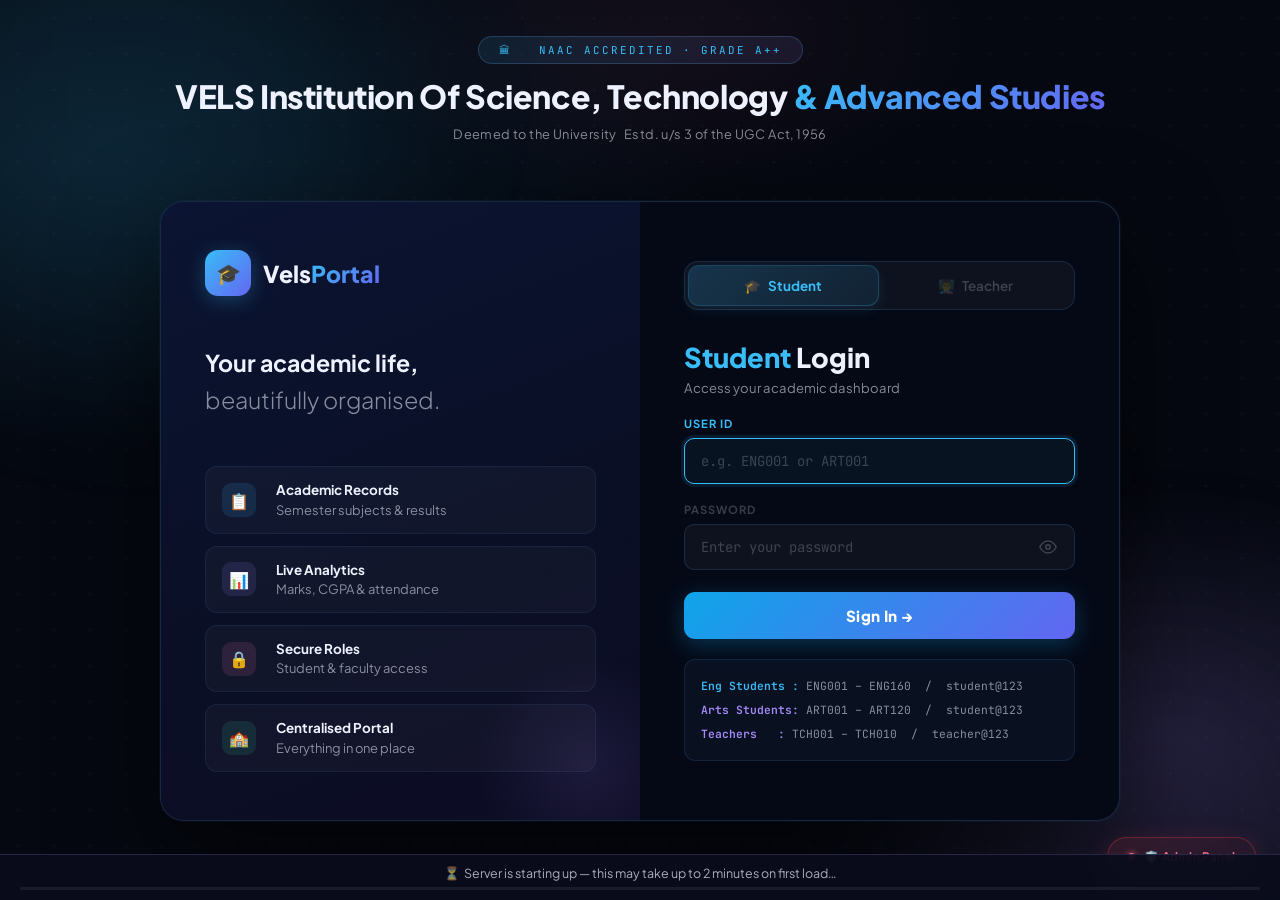
<file: index.html>
<!DOCTYPE html>
<html lang="en">

<head>
  <meta charset="UTF-8">
  <meta name="viewport" content="width=device-width, initial-scale=1.0">
  <title>VelsPortal — Login</title>
  <link rel="preconnect" href="https://fonts.googleapis.com">
  <link
    href="https://fonts.googleapis.com/css2?family=Plus+Jakarta+Sans:ital,wght@0,300;0,400;0,500;0,600;0,700;0,800;1,400&family=JetBrains+Mono:wght@400;600&display=swap"
    rel="stylesheet">
  <link rel="stylesheet" href="style.css">
  <style>

    .signin-overlay {
      position: fixed;
      inset: 0;
      z-index: 2000;
      display: flex;
      align-items: center;
      justify-content: center;
      background: rgba(5, 8, 16, 0);
      backdrop-filter: blur(0px) saturate(1);
      pointer-events: none;
      transition: background .45s ease, backdrop-filter .45s ease;
    }

    .signin-overlay.active {
      background: rgba(5, 8, 16, .88);
      backdrop-filter: blur(14px) saturate(1.4);
      pointer-events: all;
    }

    .sp-wrap {
      display: flex;
      flex-direction: column;
      align-items: center;
      gap: 18px;
      opacity: 0;
      transform: scale(.9) translateY(14px);
      transition: opacity .4s ease, transform .45s cubic-bezier(.16, 1, .3, 1);
    }

    .signin-overlay.active .sp-wrap {
      opacity: 1;
      transform: scale(1) translateY(0);
    }


    .sp-ring {
      position: relative;
      width: 68px;
      height: 68px;
    }

    .sp-ring svg {
      width: 100%;
      height: 100%;
      animation: sp-spin 1.3s linear infinite;
    }

    .sp-ring circle {
      fill: none;
      stroke-width: 2.8;
      stroke-linecap: round;
      stroke-dasharray: 120;
      stroke-dashoffset: 90;
      animation: sp-dash 1.3s ease-in-out infinite;
    }

    .sp-ring.s circle {
      stroke: #38bdf8;
      filter: drop-shadow(0 0 6px rgba(56, 189, 248, .6));
    }

    .sp-ring.t circle {
      stroke: #a78bfa;
      filter: drop-shadow(0 0 6px rgba(167, 139, 250, .6));
    }

    @keyframes sp-spin {
      to {
        transform: rotate(360deg);
      }
    }

    @keyframes sp-dash {
      0% {
        stroke-dashoffset: 115
      }

      50% {
        stroke-dashoffset: 25
      }

      100% {
        stroke-dashoffset: 115
      }
    }

    /* Checkmark */
    .sp-check {
      width: 68px;
      height: 68px;
      border-radius: 50%;
      display: flex;
      align-items: center;
      justify-content: center;
      font-size: 2rem;
      font-weight: 700;
      transform: scale(0) rotate(-20deg);
      transition: transform .5s cubic-bezier(.34, 1.56, .64, 1);
    }

    .sp-check.show {
      transform: scale(1) rotate(0deg);
    }

    .sp-check.s {
      background: rgba(56, 189, 248, .12);
      border: 1.5px solid rgba(56, 189, 248, .4);
      color: #38bdf8;
      box-shadow: 0 0 30px rgba(56, 189, 248, .25);
    }

    .sp-check.t {
      background: rgba(167, 139, 250, .12);
      border: 1.5px solid rgba(167, 139, 250, .4);
      color: #a78bfa;
      box-shadow: 0 0 30px rgba(167, 139, 250, .25);
    }

    .sp-label {
      font-size: .98rem;
      font-weight: 700;
      color: rgba(238, 242, 255, .9);
      letter-spacing: .1px;
    }

    .sp-sub {
      font-size: .72rem;
      color: rgba(238, 242, 255, .38);
      font-family: 'JetBrains Mono', monospace;
      margin-top: -10px;
    }


    .sp-dots {
      display: flex;
      gap: 8px;
      margin-top: 2px;
    }

    .sp-dot {
      width: 7px;
      height: 7px;
      border-radius: 50%;
      background: rgba(238, 242, 255, .12);
      transition: background .3s, transform .3s, width .3s;
    }

    .sp-dot.act {
      background: rgba(238, 242, 255, .45);
      animation: dot-beat .75s ease-in-out infinite;
    }

    .sp-dot.done-s {
      background: #38bdf8;
      transform: scale(1.15);
    }

    .sp-dot.done-t {
      background: #a78bfa;
      transform: scale(1.15);
    }

    @keyframes dot-beat {

      0%,
      100% {
        opacity: .4;
        transform: scale(1)
      }

      50% {
        opacity: 1;
        transform: scale(1.35)
      }
    }

    /* ADMIN FAB */
    .admin-fab {
      position: fixed;
      bottom: 24px;
      right: 24px;
      z-index: 998;
      display: inline-flex;
      align-items: center;
      gap: 9px;
      background: linear-gradient(135deg, rgba(239, 68, 68, .13), rgba(185, 28, 28, .08));
      border: 1px solid rgba(239, 68, 68, .3);
      border-radius: 100px;
      padding: 11px 20px;
      font-family: 'Plus Jakarta Sans', sans-serif;
      font-size: .74rem;
      font-weight: 700;
      color: #fb7185;
      text-decoration: none;
      letter-spacing: .2px;
      box-shadow: 0 4px 24px rgba(239, 68, 68, .18);
      backdrop-filter: blur(14px);
      transition: background .25s, transform .25s cubic-bezier(.34, 1.56, .64, 1), box-shadow .25s;
      animation: fab-rise .9s cubic-bezier(.16, 1, .3, 1) 1.2s both;
    }

    @keyframes fab-rise {
      from {
        opacity: 0;
        transform: translateY(20px) scale(.85);
      }

      to {
        opacity: 1;
        transform: translateY(0) scale(1);
      }
    }

    .admin-fab:hover {
      background: linear-gradient(135deg, rgba(239, 68, 68, .24), rgba(185, 28, 28, .16));
      transform: translateY(-3px) scale(1.03);
      box-shadow: 0 12px 32px rgba(239, 68, 68, .35), 0 0 0 4px rgba(239, 68, 68, .08);
    }

    .admin-fab:active {
      transform: translateY(-1px) scale(1);
    }

    .admin-fab-blink {
      width: 7px;
      height: 7px;
      border-radius: 50%;
      background: #fb7185;
      box-shadow: 0 0 6px rgba(251, 113, 133, .8);
      animation: admin-blink 2s steps(1) infinite;
    }

    @keyframes admin-blink {

      0%,
      100% {
        opacity: 1
      }

      50% {
        opacity: .15
      }
    }

    /* MISC POLISH */
    /* Smooth focus ring on inputs */
    .form-input {
      transition: border-color .2s, background .2s, box-shadow .25s;
    }

    /* Animated underline on form-label */
    .form-label {
      transition: color .2s;
    }

    .form-group:focus-within .form-label {
      color: var(--cyan);
    }

    .form-group.t-focus .form-label {
      color: var(--violet) !important;
    }

    /* Hint rows even spacing */
    .hint-box p {
      line-height: 2.1;
    }

    /* Button press micro-feedback */
    .btn-submit:active {
      transform: translateY(1px) !important;
    }
  </style>
</head>

<body>

  <!-- BG -->
  <div class="bg-layer">
    <div class="bg-mesh"></div>
    <div class="bg-dots"></div>
    <div class="blob blob-1"></div>
    <div class="blob blob-2"></div>
    <div class="blob blob-3"></div>
  </div>

  <!--  SIGN-IN OVERLAY -->
  <div class="signin-overlay" id="signinOverlay">
    <div class="sp-wrap">
      <!-- spinner shown during loading -->
      <div id="spSpinWrap">
        <div class="sp-ring s" id="spRing">
          <svg viewBox="0 0 50 50">
            <circle cx="25" cy="25" r="20" />
          </svg>
        </div>
      </div>
      <!-- check shown on success -->
      <div id="spChkWrap" style="display:none">
        <div class="sp-check s" id="spCheck">✓</div>
      </div>

      <div class="sp-label" id="spLabel">Signing in…</div>
      <div class="sp-sub" id="spSub">Contacting server</div>

      <div class="sp-dots">
        <div class="sp-dot act" id="spd0"></div>
        <div class="sp-dot" id="spd1"></div>
        <div class="sp-dot" id="spd2"></div>
      </div>
    </div>
  </div>

  <!--  INSTITUTION HEADER -->
  <header class="inst-header">
    <div class="inst-pill">🏛 &nbsp; NAAC Accredited · Grade A++</div>
    <h1 class="inst-name">VELS Institution Of Science, Technology <span class="hi">&amp; Advanced Studies</span></h1>
    <p class="inst-sub">Deemed to the University &nbsp; Estd. u/s 3 of the UGC Act, 1956</p>
  </header>

  <!-- LOGIN CARD -->
  <div class="page-body">
    <div class="login-card">

      <!-- LEFT -->
      <div class="panel-l">
        <div>
          <div class="brand">
            <div class="brand-icon">🎓</div>
            <div class="brand-name">Vels<em>Portal</em></div>
          </div>
        </div>

        <p class="tagline"><strong>Your academic life,</strong><br>beautifully organised.</p>

        <div class="features">
          <div class="feat">
            <div class="feat-icon fi-c">📋</div>
            <div class="feat-body"><strong>Academic Records</strong>Semester subjects &amp; results</div>
          </div>
          <div class="feat">
            <div class="feat-icon fi-v">📊</div>
            <div class="feat-body"><strong>Live Analytics</strong>Marks, CGPA &amp; attendance</div>
          </div>
          <div class="feat">
            <div class="feat-icon fi-p">🔒</div>
            <div class="feat-body"><strong>Secure Roles</strong>Student &amp; faculty access</div>
          </div>
          <div class="feat">
            <div class="feat-icon fi-e">🏫</div>
            <div class="feat-body"><strong>Centralised Portal</strong>Everything in one place</div>
          </div>
        </div>
      </div>

      <!-- RIGHT -->
      <div class="panel-r">
        <div class="role-tabs">
          <button class="rtab active-s" id="tabS" onclick="sw('student')">🎓 &nbsp; Student</button>
          <button class="rtab" id="tabT" onclick="sw('teacher')">👨‍🏫 &nbsp; Teacher</button>
        </div>

        <div class="login-head">
          <h2 class="login-title" id="ltitle"><span class="tc">Student</span> Login</h2>
          <p class="login-sub" id="lsub">Access your academic dashboard</p>
        </div>

        <div class="form-group" id="fgUid">
          <label class="form-label" for="fuid">User ID</label>
          <input class="form-input" id="fuid" type="text" placeholder="e.g. ENG001 or ART001" autocomplete="off"
            spellcheck="false">
        </div>

        <div class="form-group" id="fgPwd">
          <label class="form-label" for="fpwd">Password</label>
          <div class="pwd-wrap">
            <input class="form-input" id="fpwd" type="password" placeholder="Enter your password"
              autocomplete="current-password">
            <button class="eye-btn" id="eyeBtn" type="button" onclick="togglePwd()" tabindex="-1"
              aria-label="Toggle password visibility">
              <svg id="eyeOpen" xmlns="http://www.w3.org/2000/svg" width="18" height="18" viewBox="0 0 24 24"
                fill="none" stroke="currentColor" stroke-width="2" stroke-linecap="round" stroke-linejoin="round">
                <path d="M1 12s4-8 11-8 11 8 11 8-4 8-11 8-11-8-11-8z" />
                <circle cx="12" cy="12" r="3" />
              </svg>
              <svg id="eyeClosed" xmlns="http://www.w3.org/2000/svg" width="18" height="18" viewBox="0 0 24 24"
                fill="none" stroke="currentColor" stroke-width="2" stroke-linecap="round" stroke-linejoin="round"
                style="display:none">
                <path d="M17.94 17.94A10.07 10.07 0 0 1 12 20c-7 0-11-8-11-8a18.45 18.45 0 0 1 5.06-5.94" />
                <path d="M9.9 4.24A9.12 9.12 0 0 1 12 4c7 0 11 8 11 8a18.5 18.5 0 0 1-2.16 3.19" />
                <line x1="1" y1="1" x2="23" y2="23" />
              </svg>
            </button>
          </div>
        </div>

        <button class="btn-submit s-btn" id="btnLogin" onclick="login()">Sign In →</button>

        <div class="err-msg" id="errMsg"></div>

        <div class="hint-box">
          <p>
            <span class="hint-s">Eng Students :</span> ENG001 – ENG160 &nbsp;/&nbsp; student@123<br>
            <span class="hint-t">Arts Students:</span> ART001 – ART120 &nbsp;/&nbsp; student@123<br>
            <span class="hint-t">Teachers &nbsp;&nbsp;:</span> TCH001 – TCH010 &nbsp;/&nbsp; teacher@123
          </p>
        </div>
      </div>
    </div>
  </div>

  <!-- Server wake-up bar -->
  <div id="serverBar"
    style="display:none;position:fixed;bottom:0;left:0;right:0;z-index:999;background:rgba(10,12,28,.95);border-top:1px solid rgba(167,139,250,.2);padding:10px 20px;text-align:center;font-family:'Plus Jakarta Sans',sans-serif;font-size:.78rem;color:rgba(238,242,255,.7);">
    <span id="serverBarText">⏳ &nbsp;Server is starting up, please wait…</span>
    <div style="margin-top:6px;height:3px;background:rgba(255,255,255,.07);border-radius:4px;overflow:hidden;">
      <div id="serverBarFill"
        style="height:100%;width:0%;background:linear-gradient(90deg,#8b5cf6,#ec4899);border-radius:4px;transition:width .4s ease;">
      </div>
    </div>
  </div>

  <!--  ADMIN FAB  -->
  <a class="admin-fab" href="management_login.html">
    <div class="admin-fab-blink"></div>
    🛡️ Admin Panel
  </a>

  <script src="script.js"></script>
  <script>

    /* Colour palette keyed to role */
    const ROLE_COLOURS = {
      student: { done: 'done-s', ring: 's', check: 's' },
      teacher: { done: 'done-t', ring: 't', check: 't' },
    };

    /* Track current role (sw() updates this) */
    let _overlayRole = 'student';
    const _origSw = window.sw;
    window.sw = function (r) {
      _overlayRole = r;
      /* Update ring + check colours immediately */
      document.getElementById('spRing').className = 'sp-ring ' + ROLE_COLOURS[r].ring;
      document.getElementById('spCheck').className = 'sp-check ' + ROLE_COLOURS[r].check;
      _origSw(r);
    };

    /* Dot state helper */
    function setDots(step) {
      const dc = ROLE_COLOURS[_overlayRole].done;
      [0, 1, 2].forEach(i => {
        const d = document.getElementById('spd' + i);
        d.className = 'sp-dot';
        if (i < step) d.classList.add(dc);
        else if (i === step) d.classList.add('act');
      });
    }

    /* Show overlay with spinner */
    function overlaySpinner(label, sub, step) {
      document.getElementById('spSpinWrap').style.display = 'block';
      document.getElementById('spChkWrap').style.display = 'none';
      document.getElementById('spLabel').textContent = label;
      document.getElementById('spSub').textContent = sub;
      setDots(step);
      document.getElementById('signinOverlay').classList.add('active');
    }

    /* Show overlay with success check */
    function overlaySuccess(label) {
      document.getElementById('spSpinWrap').style.display = 'none';
      document.getElementById('spChkWrap').style.display = 'block';
      document.getElementById('spLabel').textContent = label;
      document.getElementById('spSub').textContent = 'Loading your dashboard…';
      setDots(3); /* all done */
      const chk = document.getElementById('spCheck');
      chk.className = 'sp-check ' + ROLE_COLOURS[_overlayRole].check;
      requestAnimationFrame(() => setTimeout(() => chk.classList.add('show'), 30));
    }

    /* Hide overlay and reset for next use */
    function overlayHide() {
      const ov = document.getElementById('signinOverlay');
      ov.classList.remove('active');
      setTimeout(() => {
        document.getElementById('spSpinWrap').style.display = 'block';
        document.getElementById('spChkWrap').style.display = 'none';
        document.getElementById('spCheck').classList.remove('show');
        setDots(0);
      }, 420);
    }

    /* ── Patch setBtn() — script.js calls this at every login stage ── */
    const _origSetBtn = window.setBtn;
    window.setBtn = function (state) {
      _origSetBtn(state); /* always let original run first */

      switch (state) {
        case 'waiting':
          overlaySpinner('Waking server…', 'First load can take ~60 seconds', 0);
          break;
        case 'loading':
          overlaySpinner('Verifying credentials…', 'Checking your ID & password', 1);
          break;
        case 'success':
          overlaySuccess(_overlayRole === 'student' ? '✓ Welcome back!' : '✓ Welcome, Faculty!');
          break;
        case 'idle':
          /* Only hide if it was visible (on error) */
          overlayHide();
          break;
      }
    };

 
    const loginBtn = document.getElementById('btnLogin');
    loginBtn.addEventListener('click', () => {
      const uid = document.getElementById('fuid').value.trim();
      const pwd = document.getElementById('fpwd').value;
      /* Only show overlay if basic validation will pass */
      if (uid && pwd) {
        const isStudentId = /^(ENG|ART)\d{3}$/i.test(uid);
        const isTeacherId = /^TCH\d{3}$/i.test(uid);
        if ((isStudentId || isTeacherId) &&
          !(_overlayRole === 'teacher' && isStudentId) &&
          !(_overlayRole === 'student' && isTeacherId)) {
          overlaySpinner('Connecting…', 'Reaching the server', 0);
        }
      }
    }, true); /* capture phase fires before onclick */

    /*  form-group teacher label tint*/
    const origSw2 = window.sw;
    window.sw = function (r) {
      origSw2(r);
      document.querySelectorAll('.form-group').forEach(fg => {
        fg.classList.toggle('t-focus', r === 'teacher');
      });
    };

    /*  Keyboard: Enter key hides overlay on error  */
    document.addEventListener('keydown', e => {
      if (e.key === 'Escape') overlayHide();
    });
  </script>
</body>

</html>
</file>
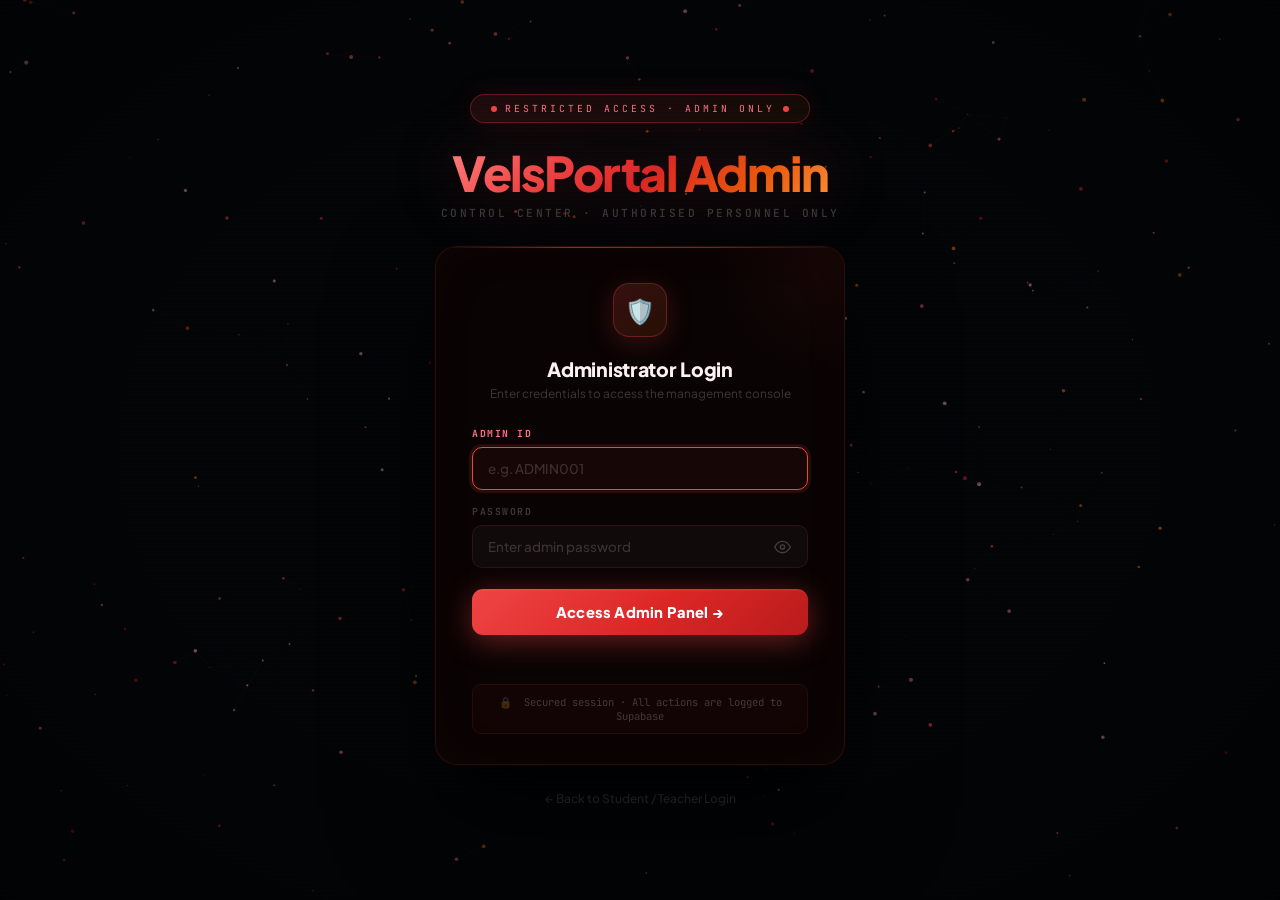
<file: management.html>
<!DOCTYPE html>
<html lang="en">

<head>
    <meta charset="UTF-8">
    <meta name="viewport" content="width=device-width, initial-scale=1.0">
    <title>VelsPortal — Admin Management</title>
    <link rel="preconnect" href="https://fonts.googleapis.com">
    <link
        href="https://fonts.googleapis.com/css2?family=Plus+Jakarta+Sans:ital,wght@0,300;0,400;0,500;0,600;0,700;0,800;1,400&family=JetBrains+Mono:wght@400;500;600&display=swap"
        rel="stylesheet">
    <style>
        :root {
            --bg: #050508;
            --surface: #0d0707;
            --s2: #130909;
            --s3: #1a0a0a;
            --border: rgba(239, 68, 68, .12);
            --border2: rgba(239, 68, 68, .09);
            --red: #ef4444;
            --red2: #dc2626;
            --rose: #fb7185;
            --orange: #f97316;
            --crimson: #b91c1c;
            --cyan: #38bdf8;
            --violet: #a78bfa;
            --emerald: #34d399;
            --amber: #fbbf24;
            --text: #fff1f2;
            --dim: rgba(255, 241, 242, .55);
            --faint: rgba(255, 241, 242, .22);
            --sb: 262px;
        }

        *,
        *::before,
        *::after {
            margin: 0;
            padding: 0;
            box-sizing: border-box;
        }

        html {
            scroll-behavior: smooth;
        }

        body {
            font-family: 'Plus Jakarta Sans', sans-serif;
            background: var(--bg);
            color: var(--text);
            display: flex;
            min-height: 100vh;
            -webkit-font-smoothing: antialiased;
            background-image: radial-gradient(ellipse 60% 40% at 50% 0%, rgba(239, 68, 68, .04) 0%, transparent 70%);
        }

        /*  SIDEBAR */
        .sb {
            width: var(--sb);
            flex-shrink: 0;
            background: rgba(13, 7, 7, .98);
            border-right: 1px solid rgba(239, 68, 68, .1);
            display: flex;
            flex-direction: column;
            position: fixed;
            top: 0;
            left: 0;
            height: 100vh;
            z-index: 100;
            transition: transform .3s cubic-bezier(.16, 1, .3, 1);
        }

        .sb-scroll {
            overflow-y: auto;
            flex: 1;
            display: flex;
            flex-direction: column;
        }

        .sb-scroll::-webkit-scrollbar {
            width: 3px;
        }

        .sb-scroll::-webkit-scrollbar-thumb {
            background: rgba(239, 68, 68, .2);
            border-radius: 4px;
        }

        .sb-top {
            padding: 20px 16px 12px;
        }

        .sb-brand {
            display: flex;
            align-items: center;
            gap: 10px;
            margin-bottom: 16px;
            padding-bottom: 14px;
            border-bottom: 1px solid rgba(239, 68, 68, .08);
        }

        .sb-icon {
            width: 40px;
            height: 40px;
            background: linear-gradient(135deg, #ef4444, #b91c1c);
            border-radius: 11px;
            display: flex;
            align-items: center;
            justify-content: center;
            font-size: 1.1rem;
            box-shadow: 0 4px 18px rgba(239, 68, 68, .35);
            flex-shrink: 0;
        }

        .sb-bname {
            font-size: 1.05rem;
            font-weight: 800;
            color: var(--text);
        }

        .sb-bname em {
            font-style: normal;
            background: linear-gradient(135deg, #ef4444, #f97316);
            -webkit-background-clip: text;
            -webkit-text-fill-color: transparent;
        }

        .admin-card {
            background: linear-gradient(135deg, rgba(239, 68, 68, .09), rgba(249, 115, 22, .05));
            border: 1px solid rgba(239, 68, 68, .18);
            border-radius: 13px;
            padding: 13px 14px;
            display: flex;
            align-items: center;
            gap: 10px;
        }

        .admin-av {
            width: 38px;
            height: 38px;
            background: linear-gradient(135deg, #ef4444, #b91c1c);
            border-radius: 50%;
            display: flex;
            align-items: center;
            justify-content: center;
            font-size: .95rem;
            font-weight: 800;
            color: #fff;
            flex-shrink: 0;
            box-shadow: 0 3px 12px rgba(239, 68, 68, .3);
        }

        .admin-name {
            font-size: .84rem;
            font-weight: 700;
            color: var(--text);
        }

        .admin-role {
            font-size: .66rem;
            color: var(--rose);
            font-family: 'JetBrains Mono', monospace;
            letter-spacing: .4px;
        }

        nav {
            padding: 8px 10px 20px;
        }

        .nl {
            font-size: .58rem;
            font-weight: 800;
            letter-spacing: 2px;
            text-transform: uppercase;
            color: var(--faint);
            padding: 14px 10px 5px;
            font-family: 'JetBrains Mono', monospace;
        }

        .ni {
            display: flex;
            align-items: center;
            gap: 10px;
            padding: 10px 12px;
            border-radius: 10px;
            cursor: pointer;
            font-size: .83rem;
            font-weight: 600;
            color: var(--dim);
            transition: all .2s;
            margin-bottom: 2px;
            user-select: none;
        }

        .ni:hover {
            background: rgba(239, 68, 68, .07);
            color: var(--text);
        }

        .ni.act {
            background: linear-gradient(135deg, rgba(239, 68, 68, .16), rgba(249, 115, 22, .08));
            color: var(--rose);
            box-shadow: 0 0 0 1px rgba(239, 68, 68, .2);
        }

        .ni .ic {
            width: 22px;
            height: 22px;
            display: flex;
            align-items: center;
            justify-content: center;
            font-size: .88rem;
            flex-shrink: 0;
        }

        .ni.so {
            color: rgba(248, 113, 113, .7);
        }

        .ni.so:hover {
            background: rgba(239, 68, 68, .09);
            color: var(--rose);
        }

        /*  MAIN */
        .main {
            margin-left: var(--sb);
            flex: 1;
            display: flex;
            flex-direction: column;
            min-height: 100vh;
        }

        .topbar {
            position: sticky;
            top: 0;
            z-index: 50;
            background: rgba(5, 5, 8, .94);
            backdrop-filter: blur(18px);
            border-bottom: 1px solid rgba(239, 68, 68, .08);
            padding: 13px 28px;
            display: flex;
            align-items: center;
            justify-content: space-between;
        }

        .topbar-l {
            display: flex;
            align-items: center;
            gap: 14px;
        }

        .menu-btn {
            display: none;
            background: none;
            border: 1px solid var(--border);
            color: var(--dim);
            width: 36px;
            height: 36px;
            border-radius: 9px;
            cursor: pointer;
            font-size: 1.1rem;
            align-items: center;
            justify-content: center;
        }

        .ptitle {
            font-size: 1.02rem;
            font-weight: 800;
            color: var(--text);
        }

        .tbadge {
            font-family: 'JetBrains Mono', monospace;
            font-size: .67rem;
            color: var(--faint);
            background: rgba(239, 68, 68, .07);
            border: 1px solid rgba(239, 68, 68, .12);
            padding: 5px 12px;
            border-radius: 20px;
        }

        .content {
            flex: 1;
            padding: 26px;
        }

        /*  SECTIONS  */
        .sec {
            display: none;
        }

        .sec.act {
            display: block;
            animation: fadein .3s ease both;
        }

        @keyframes fadein {
            from {
                opacity: 0;
                transform: translateY(8px)
            }

            to {
                opacity: 1;
                transform: translateY(0)
            }
        }

        /*  WELCOME  */
        .welcome {
            background: linear-gradient(135deg, rgba(239, 68, 68, .08), rgba(249, 115, 22, .04));
            border: 1px solid rgba(239, 68, 68, .16);
            border-radius: 18px;
            padding: 26px 30px;
            margin-bottom: 22px;
            position: relative;
            overflow: hidden;
        }

        .welcome::before {
            content: '';
            position: absolute;
            top: 0;
            left: 0;
            right: 0;
            height: 2px;
            background: linear-gradient(90deg, transparent, var(--red), var(--orange), transparent);
        }

        .welcome::after {
            content: '🛡️';
            position: absolute;
            right: 26px;
            top: 50%;
            transform: translateY(-50%);
            font-size: 3.5rem;
            opacity: .1;
        }

        .w-badge {
            font-size: .62rem;
            font-weight: 700;
            letter-spacing: 2px;
            text-transform: uppercase;
            color: var(--rose);
            font-family: 'JetBrains Mono', monospace;
            margin-bottom: 7px;
        }

        .w-title {
            font-size: clamp(1.3rem, 2.8vw, 1.85rem);
            font-weight: 800;
            color: var(--text);
            margin-bottom: 5px;
            letter-spacing: -.3px;
        }

        .w-title .wn {
            background: linear-gradient(135deg, #ef4444, #f97316);
            -webkit-background-clip: text;
            -webkit-text-fill-color: transparent;
        }

        .w-sub {
            font-size: .8rem;
            color: var(--dim);
        }

        /*  STATS  */
        .stat-row {
            display: grid;
            grid-template-columns: repeat(4, 1fr);
            gap: 13px;
            margin-bottom: 22px;
        }

        .sc {
            background: var(--surface);
            border: 1px solid rgba(239, 68, 68, .08);
            border-radius: 14px;
            padding: 17px 18px;
            display: flex;
            align-items: center;
            gap: 13px;
            transition: border-color .25s, box-shadow .25s;
        }

        .sc:hover {
            border-color: rgba(239, 68, 68, .22);
            box-shadow: 0 4px 20px rgba(239, 68, 68, .08);
        }

        .sc-ico {
            width: 42px;
            height: 42px;
            border-radius: 12px;
            display: flex;
            align-items: center;
            justify-content: center;
            font-size: 1.05rem;
            flex-shrink: 0;
        }

        .ico-r {
            background: linear-gradient(135deg, rgba(239, 68, 68, .18), rgba(220, 38, 38, .1));
        }

        .ico-o {
            background: rgba(249, 115, 22, .12);
        }

        .ico-v {
            background: rgba(167, 139, 250, .1);
        }

        .ico-e {
            background: rgba(52, 211, 153, .1);
        }

        .sc-num {
            font-size: 1.65rem;
            font-weight: 800;
            color: var(--text);
            display: block;
            letter-spacing: -.5px;
        }

        .sc-lbl {
            font-size: .7rem;
            color: var(--dim);
            margin-top: 2px;
        }

        /*  CARD */
        .card {
            background: var(--surface);
            border: 1px solid rgba(239, 68, 68, .08);
            border-radius: 16px;
            padding: 20px 22px;
            margin-bottom: 18px;
        }

        .ctitle {
            display: flex;
            align-items: center;
            gap: 10px;
            font-size: .93rem;
            font-weight: 800;
            color: var(--text);
            margin-bottom: 16px;
        }

        .cicon {
            width: 30px;
            height: 30px;
            border-radius: 8px;
            background: rgba(239, 68, 68, .1);
            display: flex;
            align-items: center;
            justify-content: center;
            font-size: .84rem;
        }

        /*  TABLES  */
        .tw {
            overflow-x: auto;
            border-radius: 12px;
            border: 1px solid rgba(239, 68, 68, .09);
        }

        .tw table {
            width: 100%;
            border-collapse: collapse;
        }

        .tw th {
            padding: 11px 13px;
            text-align: left;
            font-size: .65rem;
            font-weight: 800;
            text-transform: uppercase;
            letter-spacing: 1px;
            color: var(--faint);
            background: rgba(239, 68, 68, .03);
            border-bottom: 1px solid rgba(239, 68, 68, .08);
            font-family: 'JetBrains Mono', monospace;
            white-space: nowrap;
        }

        .tw td {
            padding: 11px 13px;
            font-size: .82rem;
            color: var(--dim);
            border-bottom: 1px solid rgba(255, 255, 255, .03);
            vertical-align: middle;
        }

        .tw tr:last-child td {
            border-bottom: none;
        }

        .tw tr:hover td {
            background: rgba(239, 68, 68, .03);
            color: var(--text);
        }

        /*  BADGES */
        .b {
            display: inline-flex;
            align-items: center;
            padding: 2px 8px;
            border-radius: 20px;
            font-size: .64rem;
            font-weight: 700;
            letter-spacing: .2px;
            font-family: 'JetBrains Mono', monospace;
        }

        .beng {
            background: rgba(56, 189, 248, .1);
            color: #38bdf8;
            border: 1px solid rgba(56, 189, 248, .18);
        }

        .bart {
            background: rgba(167, 139, 250, .1);
            color: #a78bfa;
            border: 1px solid rgba(167, 139, 250, .18);
        }

        .bred {
            background: rgba(239, 68, 68, .1);
            color: #fb7185;
            border: 1px solid rgba(239, 68, 68, .2);
        }

        /*  FILTER TABS  */
        .ftab {
            padding: 7px 14px;
            background: rgba(255, 255, 255, .04);
            border: 1px solid rgba(239, 68, 68, .1);
            border-radius: 8px;
            color: var(--dim);
            font-family: 'Plus Jakarta Sans', sans-serif;
            font-size: .77rem;
            font-weight: 600;
            cursor: pointer;
            transition: all .2s;
        }

        .ftab:hover {
            background: rgba(239, 68, 68, .07);
            border-color: rgba(239, 68, 68, .22);
            color: var(--text);
        }

        .ftab.act {
            background: linear-gradient(135deg, rgba(239, 68, 68, .16), rgba(249, 115, 22, .08));
            border-color: rgba(239, 68, 68, .32);
            color: var(--rose);
        }

        /*  SEARCH */
        .search {
            width: 100%;
            padding: 10px 14px;
            background: rgba(255, 255, 255, .03);
            border: 1px solid rgba(239, 68, 68, .1);
            border-radius: 10px;
            color: var(--text);
            font-family: 'Plus Jakarta Sans', sans-serif;
            font-size: .83rem;
            font-weight: 500;
            outline: none;
            margin-bottom: 13px;
            transition: border-color .2s, box-shadow .2s;
        }

        .search:focus {
            border-color: var(--red);
            box-shadow: 0 0 0 3px rgba(239, 68, 68, .1);
        }

        .search::placeholder {
            color: var(--faint);
        }

        /*  STUDENT/TEACHER ROWS */
        .stu-row {
            display: flex;
            align-items: center;
            gap: 12px;
            padding: 10px 13px;
            border-radius: 10px;
            cursor: default;
            transition: background .2s;
            border-bottom: 1px solid rgba(255, 255, 255, .03);
        }

        .stu-row:hover {
            background: rgba(239, 68, 68, .04);
        }

        .stu-row:last-child {
            border-bottom: none;
        }

        .sav {
            width: 36px;
            height: 36px;
            border-radius: 50%;
            display: flex;
            align-items: center;
            justify-content: center;
            font-size: .9rem;
            font-weight: 800;
            flex-shrink: 0;
            color: #fff;
        }

        .eng-av {
            background: linear-gradient(135deg, #0ea5e9, #6366f1);
        }

        .art-av {
            background: linear-gradient(135deg, #a78bfa, #ec4899);
        }

        .tch-av {
            background: linear-gradient(135deg, #ef4444, #b91c1c);
        }

        .sn {
            font-size: .85rem;
            font-weight: 700;
            color: var(--text);
        }

        .sm {
            font-size: .71rem;
            color: var(--faint);
            margin-top: 2px;
        }

        /*  ACTION BUTTONS */
        .edit-btn {
            padding: 5px 11px;
            background: rgba(239, 68, 68, .1);
            border: 1px solid rgba(239, 68, 68, .22);
            border-radius: 7px;
            color: var(--rose);
            font-size: .71rem;
            font-weight: 700;
            cursor: pointer;
            transition: all .2s;
            font-family: 'Plus Jakarta Sans', sans-serif;
        }

        .edit-btn:hover {
            background: rgba(239, 68, 68, .2);
            border-color: rgba(239, 68, 68, .4);
        }

        .del-btn {
            padding: 5px 11px;
            background: rgba(185, 28, 28, .12);
            border: 1px solid rgba(185, 28, 28, .25);
            border-radius: 7px;
            color: #fca5a5;
            font-size: .71rem;
            font-weight: 700;
            cursor: pointer;
            transition: all .2s;
            font-family: 'Plus Jakarta Sans', sans-serif;
        }

        .del-btn:hover {
            background: rgba(185, 28, 28, .22);
        }

        /*  ADD FORM  */
        .form-grid {
            display: grid;
            grid-template-columns: 1fr 1fr;
            gap: 13px;
        }

        .form-grid-3 {
            display: grid;
            grid-template-columns: 1fr 1fr 1fr;
            gap: 13px;
        }

        .fg {
            display: flex;
            flex-direction: column;
            gap: 6px;
        }

        .fg.span2 {
            grid-column: span 2;
        }

        .fl {
            font-size: .61rem;
            font-weight: 800;
            text-transform: uppercase;
            letter-spacing: 1.2px;
            color: var(--faint);
            font-family: 'JetBrains Mono', monospace;
        }

        .fi {
            padding: 10px 12px;
            background: rgba(255, 255, 255, .03);
            border: 1px solid rgba(239, 68, 68, .1);
            border-radius: 9px;
            color: var(--text);
            font-family: 'Plus Jakarta Sans', sans-serif;
            font-size: .83rem;
            font-weight: 500;
            outline: none;
            transition: border-color .2s, box-shadow .2s;
        }

        .fi:focus {
            border-color: var(--red);
            box-shadow: 0 0 0 3px rgba(239, 68, 68, .1);
        }

        .fi::placeholder {
            color: var(--faint);
        }

        select.fi {
            cursor: pointer;
        }

        .form-section-title {
            font-size: .68rem;
            font-weight: 800;
            text-transform: uppercase;
            letter-spacing: 1.5px;
            color: var(--rose);
            font-family: 'JetBrains Mono', monospace;
            margin: 18px 0 12px;
            padding-bottom: 6px;
            border-bottom: 1px solid rgba(239, 68, 68, .1);
        }

        .submit-row {
            display: flex;
            gap: 10px;
            justify-content: flex-end;
            margin-top: 20px;
        }

        .btn-primary {
            padding: 11px 24px;
            background: linear-gradient(135deg, #ef4444, #b91c1c);
            border: none;
            border-radius: 10px;
            color: #fff;
            font-family: 'Plus Jakarta Sans', sans-serif;
            font-size: .85rem;
            font-weight: 800;
            cursor: pointer;
            transition: transform .2s, box-shadow .2s;
            box-shadow: 0 4px 20px rgba(239, 68, 68, .3);
        }

        .btn-primary:hover {
            transform: translateY(-2px);
            box-shadow: 0 8px 28px rgba(239, 68, 68, .44);
        }

        .btn-secondary {
            padding: 11px 24px;
            background: rgba(255, 255, 255, .04);
            border: 1px solid rgba(239, 68, 68, .1);
            border-radius: 10px;
            color: var(--dim);
            font-family: 'Plus Jakarta Sans', sans-serif;
            font-size: .85rem;
            font-weight: 600;
            cursor: pointer;
            transition: all .2s;
        }

        .btn-secondary:hover {
            background: rgba(255, 255, 255, .07);
            color: var(--text);
        }

        /* OVERLAY / MODAL */
        .overlay {
            position: fixed;
            inset: 0;
            background: rgba(0, 0, 0, .78);
            z-index: 500;
            display: none;
            align-items: center;
            justify-content: center;
            padding: 20px;
            backdrop-filter: blur(6px);
        }

        .overlay.open {
            display: flex;
        }

        .modal {
            background: #0d0707;
            border: 1px solid rgba(239, 68, 68, .18);
            border-radius: 20px;
            width: 100%;
            max-width: 680px;
            max-height: 90vh;
            overflow-y: auto;
            position: relative;
            box-shadow: 0 0 0 1px rgba(239, 68, 68, .04), 0 50px 100px rgba(0, 0, 0, .8);
        }

        .modal::-webkit-scrollbar {
            width: 3px;
        }

        .modal::-webkit-scrollbar-thumb {
            background: rgba(239, 68, 68, .2);
            border-radius: 4px;
        }

        .modal::before {
            content: '';
            position: absolute;
            top: 0;
            left: 0;
            right: 0;
            height: 1px;
            background: linear-gradient(90deg, transparent, rgba(239, 68, 68, .5), rgba(249, 115, 22, .3), transparent);
            border-radius: 20px 20px 0 0;
        }

        .modal-head {
            padding: 22px 24px 14px;
            border-bottom: 1px solid rgba(239, 68, 68, .1);
            position: sticky;
            top: 0;
            background: #0d0707;
            z-index: 10;
            border-radius: 20px 20px 0 0;
        }

        .modal-title {
            font-size: 1.08rem;
            font-weight: 800;
            color: var(--text);
        }

        .modal-subtitle {
            font-size: .74rem;
            color: var(--faint);
            margin-top: 2px;
        }

        .modal-close {
            position: absolute;
            top: 16px;
            right: 18px;
            background: rgba(239, 68, 68, .08);
            border: 1px solid rgba(239, 68, 68, .18);
            color: var(--dim);
            width: 32px;
            height: 32px;
            border-radius: 8px;
            cursor: pointer;
            font-size: 1rem;
            display: flex;
            align-items: center;
            justify-content: center;
            transition: all .2s;
        }

        .modal-close:hover {
            background: rgba(239, 68, 68, .2);
            color: var(--rose);
        }

        .modal-body {
            padding: 20px 24px 24px;
        }

        /*  CONFIRM MODAL */
        .confirm-card {
            background: #0d0707;
            border: 1px solid rgba(239, 68, 68, .22);
            border-radius: 20px;
            padding: 32px;
            max-width: 420px;
            width: 100%;
            text-align: center;
            box-shadow: 0 50px 80px rgba(0, 0, 0, .8);
        }

        .confirm-icon {
            font-size: 2.5rem;
            margin-bottom: 14px;
        }

        .confirm-title {
            font-size: 1.12rem;
            font-weight: 800;
            color: var(--text);
            margin-bottom: 8px;
        }

        .confirm-msg {
            font-size: .81rem;
            color: var(--dim);
            line-height: 1.6;
            margin-bottom: 24px;
        }

        .confirm-btns {
            display: flex;
            gap: 10px;
            justify-content: center;
        }

        /* TOAST */
        .toast {
            position: fixed;
            bottom: 28px;
            right: 28px;
            z-index: 9999;
            background: #0d0707;
            border: 1px solid rgba(52, 211, 153, .3);
            border-radius: 12px;
            padding: 12px 18px;
            display: flex;
            align-items: center;
            gap: 10px;
            font-size: .82rem;
            font-weight: 600;
            color: var(--emerald);
            box-shadow: 0 10px 30px rgba(0, 0, 0, .6);
            transform: translateY(80px);
            opacity: 0;
            transition: all .35s cubic-bezier(.16, 1, .3, 1);
        }

        .toast.show {
            transform: translateY(0);
            opacity: 1;
        }

        .toast.error {
            border-color: rgba(239, 68, 68, .35);
            color: #fca5a5;
        }

        .toast.warn {
            border-color: rgba(249, 115, 22, .3);
            color: var(--orange);
        }

        @media(max-width:900px) {
            .sb {
                transform: translateX(-100%);
            }

            .sb.open {
                transform: translateX(0);
            }

            .main {
                margin-left: 0;
            }

            .menu-btn {
                display: flex;
            }

            .stat-row {
                grid-template-columns: repeat(2, 1fr);
            }

            .form-grid,
            .form-grid-3 {
                grid-template-columns: 1fr;
            }

            .fg.span2 {
                grid-column: span 1;
            }
        }

        @keyframes spin {
            to {
                transform: rotate(360deg)
            }
        }
    </style>
</head>

<body>

    <!-- SIDEBAR -->
    <aside class="sb" id="sb">
        <div class="sb-scroll">
            <div class="sb-top">
                <div class="sb-brand">
                    <div class="sb-icon">🛡️</div>
                    <div>
                        <div class="sb-bname">Vels<em>Admin</em></div>
                    </div>
                </div>
                <div class="admin-card">
                    <div class="admin-av" id="avInit">A</div>
                    <div>
                        <div class="admin-name" id="adminName">Administrator</div>
                        <div class="admin-role" id="adminId">ADMIN001 · Full Access</div>
                    </div>
                </div>
            </div>
            <nav>
                <div class="nl">Overview</div>
                <div class="ni act" onclick="go('dashboard')"><span class="ic">🏠</span>Dashboard</div>
                <div class="nl">Manage</div>
                <div class="ni" onclick="go('students')"><span class="ic">👥</span>Students</div>
                <div class="ni" onclick="go('teachers')"><span class="ic">👨‍🏫</span>Teachers</div>
                <div class="nl">Add New</div>
                <div class="ni" onclick="go('add-student')"><span class="ic">➕</span>Add Student</div>
                <div class="ni" onclick="go('add-teacher')"><span class="ic">➕</span>Add Teacher</div>
                <div class="nl">Account</div>
                <div class="ni so" onclick="signOut()"><span class="ic">🚪</span>Sign Out</div>
            </nav>
        </div>
    </aside>

    <!-- MAIN -->
    <main class="main">
        <header class="topbar">
            <div class="topbar-l">
                <button class="menu-btn" onclick="document.getElementById('sb').classList.toggle('open')">☰</button>
                <h1 class="ptitle" id="ptitle">Admin Dashboard</h1>
            </div>
            <div class="tbadge" id="tbadge">—</div>
        </header>

        <div class="content">

            <!-- DASHBOARD  -->
            <section class="sec act" id="sec-dashboard">
                <div class="welcome">
                    <div class="w-badge">🛡️ &nbsp;Admin Control Center</div>
                    <h2 class="w-title">Welcome back, <span class="wn" id="wName">Administrator</span>!</h2>
                    <p class="w-sub">VELS Institution Of Science, Technology &amp; Advanced Studies &nbsp;·&nbsp; Full
                        Management Access</p>
                </div>
                <div class="stat-row">
                    <div class="sc">
                        <div class="sc-ico ico-r">👥</div>
                        <div><span class="sc-num" id="stat-total">…</span>
                            <div class="sc-lbl">Total Students</div>
                        </div>
                    </div>
                    <div class="sc">
                        <div class="sc-ico ico-v">🔧</div>
                        <div><span class="sc-num" id="stat-eng">…</span>
                            <div class="sc-lbl">Eng Students</div>
                        </div>
                    </div>
                    <div class="sc">
                        <div class="sc-ico ico-o">🎨</div>
                        <div><span class="sc-num" id="stat-art">…</span>
                            <div class="sc-lbl">Arts Students</div>
                        </div>
                    </div>
                    <div class="sc">
                        <div class="sc-ico ico-e">👨‍🏫</div>
                        <div><span class="sc-num" id="stat-tch">…</span>
                            <div class="sc-lbl">Total Teachers</div>
                        </div>
                    </div>
                </div>
                <div class="card">
                    <div class="ctitle">
                        <div class="cicon">📋</div>System Overview
                    </div>
                    <div style="display:grid;grid-template-columns:1fr 1fr;gap:13px">
                        <div
                            style="background:rgba(56,189,248,.05);border:1px solid rgba(56,189,248,.1);border-radius:11px;padding:15px">
                            <div
                                style="font-size:.65rem;color:var(--faint);margin-bottom:6px;font-family:'JetBrains Mono',monospace;text-transform:uppercase;letter-spacing:1px">
                                Engineering Dept</div>
                            <div style="font-size:.83rem;color:var(--dim)">ENG001–ENG160 &nbsp;·&nbsp; <span id="qe-cnt"
                                    style="color:#38bdf8;font-weight:700">…</span> students</div>
                        </div>
                        <div
                            style="background:rgba(167,139,250,.05);border:1px solid rgba(167,139,250,.1);border-radius:11px;padding:15px">
                            <div
                                style="font-size:.65rem;color:var(--faint);margin-bottom:6px;font-family:'JetBrains Mono',monospace;text-transform:uppercase;letter-spacing:1px">
                                Arts Dept</div>
                            <div style="font-size:.83rem;color:var(--dim)">ART001–ART120 &nbsp;·&nbsp; <span id="qa-cnt"
                                    style="color:#a78bfa;font-weight:700">…</span> students</div>
                        </div>
                        <div
                            style="background:rgba(239,68,68,.05);border:1px solid rgba(239,68,68,.1);border-radius:11px;padding:15px">
                            <div
                                style="font-size:.65rem;color:var(--faint);margin-bottom:6px;font-family:'JetBrains Mono',monospace;text-transform:uppercase;letter-spacing:1px">
                                Faculty</div>
                            <div style="font-size:.83rem;color:var(--dim)">TCH001–TCH010 &nbsp;·&nbsp; <span id="qt-cnt"
                                    style="color:var(--rose);font-weight:700">…</span> teachers</div>
                        </div>
                        <div
                            style="background:rgba(52,211,153,.05);border:1px solid rgba(52,211,153,.1);border-radius:11px;padding:15px">
                            <div
                                style="font-size:.65rem;color:var(--faint);margin-bottom:6px;font-family:'JetBrains Mono',monospace;text-transform:uppercase;letter-spacing:1px">
                                System Status</div>
                            <div style="font-size:.83rem;color:var(--emerald);font-weight:700">🟢 &nbsp;All systems
                                operational</div>
                        </div>
                    </div>
                </div>
            </section>

            <!-- STUDENTS -->
            <section class="sec" id="sec-students">
                <div class="card">
                    <div class="ctitle">
                        <div class="cicon">👥</div>Student Management<span
                            style="margin-left:auto;font-size:.76rem;font-weight:500;color:var(--dim)"
                            id="stu-count"></span>
                    </div>
                    <div style="display:flex;gap:8px;margin-bottom:13px;flex-wrap:wrap;">
                        <button class="ftab act" id="sf-all" onclick="setStuFilter('all',this)">All Students</button>
                        <button class="ftab" id="sf-eng" onclick="setStuFilter('eng',this)">🔧 Engineering</button>
                        <button class="ftab" id="sf-art" onclick="setStuFilter('art',this)">🎨 Arts</button>
                    </div>
                    <input class="search" id="stuSearch" placeholder="🔍  Search by name, ID or department…"
                        oninput="renderStudents()">
                    <div id="stuList">
                        <div style="text-align:center;padding:30px;color:var(--faint)">Loading students…</div>
                    </div>
                </div>
            </section>

            <!--TEACHERS -->
            <section class="sec" id="sec-teachers">
                <div class="card">
                    <div class="ctitle">
                        <div class="cicon">👨‍🏫</div>Teacher Management<span
                            style="margin-left:auto;font-size:.76rem;font-weight:500;color:var(--dim)"
                            id="tch-count"></span>
                    </div>
                    <input class="search" id="tchSearch" placeholder="🔍  Search by name, ID or department…"
                        oninput="renderTeachers()">
                    <div id="tchList">
                        <div style="text-align:center;padding:30px;color:var(--faint)">Loading teachers…</div>
                    </div>
                </div>
            </section>

            <!-- ADD STUDENT -->
            <section class="sec" id="sec-add-student">
                <div class="card">
                    <div class="ctitle">
                        <div class="cicon">➕</div>Add New Student
                    </div>
                    <div class="form-section-title">🔑 Account Details</div>
                    <div class="form-grid">
                        <div class="fg"><label class="fl">User ID *</label><input class="fi" id="ns_uid"
                                placeholder="e.g. ENG161"></div>
                        <div class="fg"><label class="fl">Password *</label><input class="fi" id="ns_pwd"
                                type="password" placeholder="Set password"></div>
                        <div class="fg"><label class="fl">Full Name *</label><input class="fi" id="ns_name"
                                placeholder="Student full name"></div>
                        <div class="fg"><label class="fl">Mobile</label><input class="fi" id="ns_mob"
                                placeholder="+91 XXXXX XXXXX"></div>
                        <div class="fg"><label class="fl">Email</label><input class="fi" id="ns_email"
                                placeholder="student@email.com" type="email"></div>
                        <div class="fg"><label class="fl">Date of Birth</label><input class="fi" id="ns_dob"
                                type="date"></div>
                        <div class="fg"><label class="fl">Gender</label><select class="fi" id="ns_gender">
                                <option value="">Select…</option>
                                <option>Male</option>
                                <option>Female</option>
                                <option>Other</option>
                            </select></div>
                        <div class="fg"><label class="fl">Blood Group</label><select class="fi" id="ns_blood">
                                <option value="">Select…</option>
                                <option>A+</option>
                                <option>A-</option>
                                <option>B+</option>
                                <option>B-</option>
                                <option>O+</option>
                                <option>O-</option>
                                <option>AB+</option>
                                <option>AB-</option>
                            </select></div>
                        <div class="fg"><label class="fl">Nationality</label><input class="fi" id="ns_nat"
                                placeholder="Indian"></div>
                        <div class="fg"><label class="fl">Religion</label><input class="fi" id="ns_relig"
                                placeholder="Religion"></div>
                    </div>
                    <div class="fg span2" style="margin-top:8px"><label class="fl">Address</label><input class="fi"
                            id="ns_addr" placeholder="Full address"></div>

                    <div class="form-section-title">📚 Academic Profile</div>
                    <div class="form-grid">
                        <div class="fg"><label class="fl">Department *</label><input class="fi" id="ns_dept"
                                placeholder="e.g. B.E. Computer Science"></div>
                        <div class="fg"><label class="fl">Degree</label><select class="fi" id="ns_deg">
                                <option value="">Select…</option>
                                <option>B.E.</option>
                                <option>B.Tech</option>
                                <option>B.Sc</option>
                                <option>B.A.</option>
                                <option>B.Com</option>
                                <option>M.E.</option>
                                <option>M.Tech</option>
                                <option>M.Sc</option>
                                <option>MBA</option>
                            </select></div>
                        <div class="fg"><label class="fl">Specialisation</label><input class="fi" id="ns_spec"
                                placeholder="e.g. Computer Science"></div>
                        <div class="fg"><label class="fl">Batch</label><input class="fi" id="ns_batch"
                                placeholder="e.g. 2022–2026"></div>
                        <div class="fg"><label class="fl">Admission Year</label><input class="fi" id="ns_adm"
                                placeholder="e.g. 2022" type="number"></div>
                        <div class="fg"><label class="fl">Current Semester</label><select class="fi" id="ns_sem">
                                <option value="">Select…</option>
                                <option>1</option>
                                <option>2</option>
                                <option>3</option>
                                <option>4</option>
                                <option>5</option>
                                <option>6</option>
                                <option>7</option>
                                <option>8</option>
                            </select></div>
                        <div class="fg"><label class="fl">Roll Number</label><input class="fi" id="ns_roll"
                                placeholder="e.g. 22CS001"></div>
                        <div class="fg"><label class="fl">Section</label><input class="fi" id="ns_sec"
                                placeholder="e.g. A"></div>
                        <div class="fg"><label class="fl">Advisor</label><input class="fi" id="ns_adv"
                                placeholder="Advisor name"></div>
                    </div>

                    <div class="form-section-title">👪 Parent Details</div>
                    <div class="form-grid">
                        <div class="fg"><label class="fl">Father's Name</label><input class="fi" id="ns_father"
                                placeholder="Father's name"></div>
                        <div class="fg"><label class="fl">Mother's Name</label><input class="fi" id="ns_mother"
                                placeholder="Mother's name"></div>
                        <div class="fg"><label class="fl">Parent Mobile</label><input class="fi" id="ns_pmob"
                                placeholder="Parent contact"></div>
                    </div>

                    <div class="form-section-title">🎓 Education Background</div>
                    <div class="form-grid">
                        <div class="fg"><label class="fl">10th Board</label><input class="fi" id="ns_b10"
                                placeholder="e.g. State Board"></div>
                        <div class="fg"><label class="fl">10th %</label><input class="fi" id="ns_p10"
                                placeholder="e.g. 92.5" type="number"></div>
                        <div class="fg"><label class="fl">12th Board</label><input class="fi" id="ns_b12"
                                placeholder="e.g. CBSE"></div>
                        <div class="fg"><label class="fl">12th %</label><input class="fi" id="ns_p12"
                                placeholder="e.g. 88.0" type="number"></div>
                        <div class="fg"><label class="fl">Entrance Exam</label><input class="fi" id="ns_ent"
                                placeholder="e.g. JEE, TNEA"></div>
                    </div>
                    <div class="submit-row">
                        <button class="btn-secondary" onclick="clearStuForm()">Clear Form</button>
                        <button class="btn-primary" onclick="submitStudent()">Submit Student →</button>
                    </div>
                </div>
            </section>

            <!--ADD TEACHER-->
            <section class="sec" id="sec-add-teacher">
                <div class="card">
                    <div class="ctitle">
                        <div class="cicon">➕</div>Add New Teacher
                    </div>
                    <div class="form-section-title">🔑 Account Details</div>
                    <div class="form-grid">
                        <div class="fg"><label class="fl">Teacher ID *</label><input class="fi" id="nt_uid"
                                placeholder="e.g. TCH011"></div>
                        <div class="fg"><label class="fl">Password *</label><input class="fi" id="nt_pwd"
                                type="password" placeholder="Set password"></div>
                        <div class="fg"><label class="fl">Full Name *</label><input class="fi" id="nt_name"
                                placeholder="Teacher full name"></div>
                        <div class="fg"><label class="fl">Mobile</label><input class="fi" id="nt_mob"
                                placeholder="+91 XXXXX XXXXX"></div>
                        <div class="fg"><label class="fl">Email</label><input class="fi" id="nt_email"
                                placeholder="teacher@vels.ac.in" type="email"></div>
                        <div class="fg"><label class="fl">Date of Birth</label><input class="fi" id="nt_dob"
                                type="date"></div>
                        <div class="fg"><label class="fl">Gender</label><select class="fi" id="nt_gender">
                                <option value="">Select…</option>
                                <option>Male</option>
                                <option>Female</option>
                                <option>Other</option>
                            </select></div>
                        <div class="fg"><label class="fl">Blood Group</label><select class="fi" id="nt_blood">
                                <option value="">Select…</option>
                                <option>A+</option>
                                <option>A-</option>
                                <option>B+</option>
                                <option>B-</option>
                                <option>O+</option>
                                <option>O-</option>
                                <option>AB+</option>
                                <option>AB-</option>
                            </select></div>
                    </div>
                    <div class="form-section-title">🏫 Academic Profile</div>
                    <div class="form-grid">
                        <div class="fg"><label class="fl">Department *</label><input class="fi" id="nt_dept"
                                placeholder="e.g. Computer Science Engineering"></div>
                        <div class="fg"><label class="fl">Designation</label><input class="fi" id="nt_desg"
                                placeholder="e.g. Assistant Professor"></div>
                        <div class="fg"><label class="fl">Qualification</label><input class="fi" id="nt_qual"
                                placeholder="e.g. M.E., Ph.D"></div>
                        <div class="fg"><label class="fl">Experience (Years)</label><input class="fi" id="nt_exp"
                                placeholder="e.g. 8" type="number"></div>
                        <div class="fg"><label class="fl">Subjects Handled</label><input class="fi" id="nt_subj"
                                placeholder="e.g. Data Structures, DBMS"></div>
                        <div class="fg"><label class="fl">Employee ID</label><input class="fi" id="nt_empid"
                                placeholder="e.g. VU-EMP-001"></div>
                        <div class="fg"><label class="fl">Joining Year</label><input class="fi" id="nt_join"
                                placeholder="e.g. 2018" type="number"></div>
                        <div class="fg"><label class="fl">Category</label><select class="fi" id="nt_cat">
                                <option value="">Select…</option>
                                <option>Engineering</option>
                                <option>Arts</option>
                                <option>Science</option>
                                <option>Management</option>
                            </select></div>
                    </div>
                    <div class="submit-row">
                        <button class="btn-secondary" onclick="clearTchForm()">Clear Form</button>
                        <button class="btn-primary" onclick="submitTeacher()">Submit Teacher →</button>
                    </div>
                </div>
            </section>

        </div>
    </main>

    <!-- EDIT STUDENT MODAL -->
    <div class="overlay" id="editStuModal" onclick="if(event.target===this)closeEditStu()">
        <div class="modal">
            <div class="modal-head">
                <div class="modal-title" id="esm-title">Edit Student</div>
                <div class="modal-subtitle" id="esm-sub">—</div><button class="modal-close"
                    onclick="closeEditStu()">✕</button>
            </div>
            <div class="modal-body" id="esm-body"></div>
        </div>
    </div>

    <!--EDIT TEACHER MODAL-->
    <div class="overlay" id="editTchModal" onclick="if(event.target===this)closeEditTch()">
        <div class="modal">
            <div class="modal-head">
                <div class="modal-title" id="etm-title">Edit Teacher</div>
                <div class="modal-subtitle" id="etm-sub">—</div><button class="modal-close"
                    onclick="closeEditTch()">✕</button>
            </div>
            <div class="modal-body" id="etm-body"></div>
        </div>
    </div>

    <!--CONFIRM MODAL-->
    <div class="overlay" id="confirmModal">
        <div class="confirm-card">
            <div class="confirm-icon" id="conf-icon">⚠️</div>
            <div class="confirm-title" id="conf-title">Confirm Action</div>
            <div class="confirm-msg" id="conf-msg">Are you sure?</div>
            <div class="confirm-btns">
                <button class="btn-secondary" onclick="closeConfirm()">✗ Cancel</button>
                <button class="btn-primary" id="conf-ok">✓ Confirm</button>
            </div>
        </div>
    </div>

    <!-- TOAST -->
    <div class="toast" id="toast"><span id="toast-icon">✓</span><span id="toast-msg">Done!</span></div>

    <script>
        const API = 'https://student-management-production-13fd.up.railway.app';

        /* Auth guard */
        if (!sessionStorage.getItem('adminToken')) window.location.href = 'management_login.html';
        const token = sessionStorage.getItem('token') || '';
        const H = () => ({ 'Content-Type': 'application/json', 'Authorization': `Bearer ${token}` });

        /* Identity */
        const aName = sessionStorage.getItem('adminName') || 'Administrator';
        const aId = sessionStorage.getItem('adminId') || 'ADMIN001';
        document.getElementById('adminName').textContent = aName;
        document.getElementById('adminId').textContent = aId + ' · Full Access';
        document.getElementById('avInit').textContent = aName[0] || 'A';
        document.getElementById('wName').textContent = aName.split(' ').slice(-1)[0] || aName;

        /* Cache */
        let ALL_STUDENTS = [], ALL_TEACHERS = [], _stuFilter = 'all';

        /* API helper*/
        async function api(path, opts = {}) {
            const r = await fetch(API + path, { ...opts, headers: H() });
            if (!r.ok) { const j = await r.json().catch(() => ({})); throw new Error(j.detail || `HTTP ${r.status}`); }
            return r.json();
        }

        /* Clock */
        function tick() { const n = new Date(); const el = document.getElementById('tbadge'); if (el) el.textContent = n.toLocaleTimeString('en-IN', { hour: '2-digit', minute: '2-digit' }) + '  ·  ' + n.toLocaleDateString('en-IN', { day: '2-digit', month: 'short', year: 'numeric' }); }
        setInterval(tick, 1000); tick();

        /* Toast*/
        function showToast(msg, type = 'ok') {
            const t = document.getElementById('toast');
            const icons = { ok: '✓', error: '✗', warn: '⚠' };
            t.className = 'toast' + (type === 'ok' ? '' : ' ' + type);
            document.getElementById('toast-icon').textContent = icons[type] || '✓';
            document.getElementById('toast-msg').textContent = msg;
            t.classList.add('show'); setTimeout(() => t.classList.remove('show'), 3500);
        }

        /* Confirm*/
        let _confRes = null;
        function openConfirm(icon, title, msg) {
            document.getElementById('conf-icon').textContent = icon;
            document.getElementById('conf-title').textContent = title;
            document.getElementById('conf-msg').textContent = msg;
            document.getElementById('confirmModal').classList.add('open');
            return new Promise(res => { _confRes = res; document.getElementById('conf-ok').onclick = () => { closeConfirm(); res(true); }; });
        }
        function closeConfirm() { document.getElementById('confirmModal').classList.remove('open'); if (_confRes) { _confRes(false); _confRes = null; } }

        /* Stats */
        async function loadStats() {
            try {
                const s = await api('/api/admin/stats');
                document.getElementById('stat-total').textContent = s.total_students ?? '—';
                document.getElementById('stat-eng').textContent = s.engineering_students ?? '—';
                document.getElementById('stat-art').textContent = s.arts_students ?? '—';
                document.getElementById('stat-tch').textContent = s.total_teachers ?? '—';
                document.getElementById('qe-cnt').textContent = s.engineering_students ?? '—';
                document.getElementById('qa-cnt').textContent = s.arts_students ?? '—';
                document.getElementById('qt-cnt').textContent = s.total_teachers ?? '—';
            } catch (e) {
                /* fallback to teacher stats */
                try {
                    const s = await api('/api/teacher/stats');
                    document.getElementById('stat-total').textContent = s.total_students ?? '—';
                    document.getElementById('stat-eng').textContent = s.engineering_students ?? '—';
                    document.getElementById('stat-art').textContent = s.arts_students ?? '—';
                    document.getElementById('stat-tch').textContent = s.total_teachers ?? '—';
                    document.getElementById('qe-cnt').textContent = s.engineering_students ?? '—';
                    document.getElementById('qa-cnt').textContent = s.arts_students ?? '—';
                    document.getElementById('qt-cnt').textContent = s.total_teachers ?? '—';
                } catch (_) { }
            }
        }

        /*Load Students */
        async function loadStudents() {
            document.getElementById('stuList').innerHTML = `<div style="text-align:center;padding:30px;color:var(--faint)"><div style="width:22px;height:22px;border:2px solid rgba(239,68,68,.2);border-top-color:var(--red);border-radius:50%;animation:spin .8s linear infinite;margin:0 auto 8px"></div>Loading from Supabase…</div>`;
            try { const d = await api('/api/teacher/students?limit=400'); ALL_STUDENTS = d?.students ?? []; renderStudents(); }
            catch (e) { document.getElementById('stuList').innerHTML = `<div style="padding:20px;color:#fca5a5">Error: ${e.message}</div>`; }
        }

        function setStuFilter(type, btn) { _stuFilter = type; document.querySelectorAll('#sf-all,#sf-eng,#sf-art').forEach(b => b.classList.remove('act')); btn.classList.add('act'); renderStudents(); }

        function renderStudents() {
            let list = ALL_STUDENTS;
            if (_stuFilter === 'eng') list = list.filter(s => s.user_id?.startsWith('ENG'));
            if (_stuFilter === 'art') list = list.filter(s => s.user_id?.startsWith('ART'));
            const q = (document.getElementById('stuSearch')?.value || '').toLowerCase();
            if (q) list = list.filter(s => (s.name || '').toLowerCase().includes(q) || (s.user_id || '').toLowerCase().includes(q) || (s.department || '').toLowerCase().includes(q));
            document.getElementById('stu-count').textContent = `${list.length} students`;
            const el = document.getElementById('stuList');
            if (!list.length) { el.innerHTML = `<div style="text-align:center;padding:28px;color:var(--faint)">No students found.</div>`; return; }
            el.innerHTML = list.map(s => {
                const eng = s.user_id?.startsWith('ENG');
                return `<div class="stu-row"><div class="sav ${eng ? 'eng-av' : 'art-av'}">${(s.name || '?')[0]}</div>
    <div style="flex:1"><div class="sn">${s.name || s.user_id}</div><div class="sm">${s.user_id} · ${s.department || '—'} · Sem ${s.current_sem || '—'} · ${s.degree || '—'}</div></div>
    <div style="display:flex;gap:6px;align-items:center;flex-shrink:0">
      <span class="b ${eng ? 'beng' : 'bart'}">${eng ? 'ENG' : 'ART'}</span>
      <button class="edit-btn" onclick="openEditStu('${s.user_id}')">✏️ Edit</button>
      <button class="del-btn" onclick="deleteStu('${s.user_id}','${(s.name || '').replace(/'/g, "\\'")}')">🗑 Delete</button>
    </div></div>`;
            }).join('');
        }

        /* Load Teachers */
        async function loadTeachers() {
            document.getElementById('tchList').innerHTML = `<div style="text-align:center;padding:30px;color:var(--faint)"><div style="width:22px;height:22px;border:2px solid rgba(239,68,68,.2);border-top-color:var(--red);border-radius:50%;animation:spin .8s linear infinite;margin:0 auto 8px"></div>Loading teachers…</div>`;
            try {
                const d = await api('/api/admin/teachers');
                ALL_TEACHERS = d?.teachers ?? [];
                renderTeachers();
            } catch (e) { document.getElementById('tchList').innerHTML = `<div style="padding:20px;color:#fca5a5">Error: ${e.message}<br><small style="color:var(--faint)">Make sure POST /api/admin/login and GET /api/admin/teachers are deployed.</small></div>`; }
        }

        function renderTeachers() {
            let list = ALL_TEACHERS;
            const q = (document.getElementById('tchSearch')?.value || '').toLowerCase();
            if (q) list = list.filter(t => (t.name || '').toLowerCase().includes(q) || (t.user_id || '').toLowerCase().includes(q) || (t.department || '').toLowerCase().includes(q));
            document.getElementById('tch-count').textContent = `${list.length} teachers`;
            const el = document.getElementById('tchList');
            if (!list.length) { el.innerHTML = `<div style="text-align:center;padding:28px;color:var(--faint)">No teachers found.</div>`; return; }
            el.innerHTML = list.map(t => {
                const uid = t.user_id || '—';
                return `<div class="stu-row"><div class="sav tch-av">${(t.name || '?')[0]}</div>
    <div style="flex:1"><div class="sn">${t.name || uid}</div><div class="sm">${uid} · ${t.department || '—'} · ${t.designation || 'Faculty'}</div></div>
    <div style="display:flex;gap:6px;align-items:center;flex-shrink:0">
      <span class="b bred">TCH</span>
      <button class="edit-btn" onclick="openEditTch('${uid}')">✏️ Edit</button>
      <button class="del-btn" onclick="deleteTch('${uid}','${(t.name || '').replace(/'/g, "\\'")}')">🗑 Delete</button>
    </div></div>`;
            }).join('');
        }

        /* gv helper*/
        function gv(id) { const e = document.getElementById(id); return e ? e.value.trim() || null : null; }

        /* Edit Student Modal*/
        function openEditStu(uid) {
            const s = ALL_STUDENTS.find(x => x.user_id === uid); if (!s) return;
            document.getElementById('esm-title').textContent = `Edit: ${s.name || uid}`;
            document.getElementById('esm-sub').textContent = `${uid} · ${s.department || '—'} · Sem ${s.current_sem || '—'}`;
            document.getElementById('esm-body').innerHTML = `
    <div class="form-section-title">👤 Personal Info</div>
    <div class="form-grid">
      <div class="fg"><label class="fl">Full Name</label><input class="fi" id="es_name" value="${s.name || ''}"></div>
      <div class="fg"><label class="fl">Mobile</label><input class="fi" id="es_mob" value="${s.mobile || ''}"></div>
      <div class="fg"><label class="fl">Email</label><input class="fi" id="es_email" value="${s.email || ''}" type="email"></div>
      <div class="fg"><label class="fl">Date of Birth</label><input class="fi" id="es_dob" value="${s.dob || ''}" type="date"></div>
      <div class="fg"><label class="fl">Gender</label><select class="fi" id="es_gender"><option value="">Select…</option>${['Male', 'Female', 'Other'].map(g => `<option ${s.gender === g ? 'selected' : ''}>${g}</option>`).join('')}</select></div>
      <div class="fg"><label class="fl">Blood Group</label><select class="fi" id="es_blood"><option value="">Select…</option>${['A+', 'A-', 'B+', 'B-', 'O+', 'O-', 'AB+', 'AB-'].map(b => `<option ${s.blood_group === b ? 'selected' : ''}>${b}</option>`).join('')}</select></div>
      <div class="fg"><label class="fl">Father</label><input class="fi" id="es_father" value="${s.father_name || ''}"></div>
      <div class="fg"><label class="fl">Mother</label><input class="fi" id="es_mother" value="${s.mother_name || ''}"></div>
      <div class="fg"><label class="fl">Parent Mobile</label><input class="fi" id="es_pmob" value="${s.parent_mobile || ''}"></div>
      <div class="fg"><label class="fl">Nationality</label><input class="fi" id="es_nat" value="${s.nationality || ''}"></div>
    </div>
    <div class="fg" style="margin-top:8px"><label class="fl">Address</label><input class="fi" id="es_addr" value="${s.address || ''}"></div>
    <div class="form-section-title">📚 Academic</div>
    <div class="form-grid">
      <div class="fg"><label class="fl">Department</label><input class="fi" id="es_dept" value="${s.department || ''}"></div>
      <div class="fg"><label class="fl">Degree</label><input class="fi" id="es_deg" value="${s.degree || ''}"></div>
      <div class="fg"><label class="fl">Batch</label><input class="fi" id="es_batch" value="${s.batch || ''}"></div>
      <div class="fg"><label class="fl">Semester</label><select class="fi" id="es_sem">${[1, 2, 3, 4, 5, 6, 7, 8].map(n => `<option ${s.current_sem == n ? 'selected' : ''}>${n}</option>`).join('')}</select></div>
      <div class="fg"><label class="fl">Roll Number</label><input class="fi" id="es_roll" value="${s.roll_number || ''}"></div>
      <div class="fg"><label class="fl">Advisor</label><input class="fi" id="es_adv" value="${s.advisor || ''}"></div>
    </div>
    <div class="submit-row">
      <button class="btn-secondary" onclick="closeEditStu()">Cancel</button>
      <button class="btn-primary" onclick="saveEditStu('${uid}')">💾 Save Changes</button>
    </div>
    <div id="esm-msg" style="display:none;margin-top:12px;padding:10px 14px;border-radius:9px;font-size:.82rem;font-weight:600"></div>`;
            document.getElementById('editStuModal').classList.add('open');
        }
        function closeEditStu() { document.getElementById('editStuModal').classList.remove('open'); }

        async function saveEditStu(uid) {
            const body = { name: gv('es_name'), mobile: gv('es_mob'), email: gv('es_email'), dob: gv('es_dob'), gender: gv('es_gender'), blood_group: gv('es_blood'), father_name: gv('es_father'), mother_name: gv('es_mother'), parent_mobile: gv('es_pmob'), nationality: gv('es_nat'), address: gv('es_addr'), department: gv('es_dept'), degree: gv('es_deg'), batch: gv('es_batch'), current_sem: gv('es_sem'), roll_number: gv('es_roll'), advisor: gv('es_adv') };
            Object.keys(body).forEach(k => { if (!body[k]) delete body[k]; });
            const msg = document.getElementById('esm-msg');
            try {
                const r = await fetch(`${API}/api/teacher/edit/personal/${uid}`, { method: 'PUT', headers: H(), body: JSON.stringify(body) });
                const j = await r.json().catch(() => ({}));
                if (!r.ok) throw new Error(j.detail || `HTTP ${r.status}`);
                const idx = ALL_STUDENTS.findIndex(s => s.user_id === uid); if (idx >= 0) Object.assign(ALL_STUDENTS[idx], body);
                msg.style.cssText = 'display:block;background:rgba(52,211,153,.1);border:1px solid rgba(52,211,153,.25);color:#34d399;padding:10px 14px;border-radius:9px;font-size:.82rem;font-weight:600;margin-top:12px';
                msg.textContent = '✓ Student updated in Supabase!';
                showToast('Student updated successfully!'); renderStudents();
                setTimeout(closeEditStu, 1500);
            } catch (e) {
                msg.style.cssText = 'display:block;background:rgba(239,68,68,.1);border:1px solid rgba(239,68,68,.25);color:#fca5a5;padding:10px 14px;border-radius:9px;font-size:.82rem;font-weight:600;margin-top:12px';
                msg.textContent = '✗ Error: ' + e.message;
            }
        }

        async function deleteStu(uid, name) {
            const ok = await openConfirm('🗑️', 'Delete Student', `Delete ${name} (${uid})? This cannot be undone.`);
            if (!ok) return;
            try {
                const r = await fetch(`${API}/api/admin/student/${uid}`, { method: 'DELETE', headers: H() });
                if (!r.ok) { const j = await r.json().catch(() => ({})); throw new Error(j.detail || `HTTP ${r.status}`); }
                ALL_STUDENTS = ALL_STUDENTS.filter(s => s.user_id !== uid); renderStudents(); loadStats();
                showToast(`${name} deleted.`);
            } catch (e) { showToast('Delete failed: ' + e.message, 'error'); }
        }

        /* Edit Teacher Modal*/
        function openEditTch(uid) {
            const t = ALL_TEACHERS.find(x => x.user_id === uid);
            document.getElementById('etm-title').textContent = `Edit: ${t?.name || uid}`;
            document.getElementById('etm-sub').textContent = `${uid} · ${t?.department || '—'}`;
            document.getElementById('etm-body').innerHTML = `
    <div class="form-grid">
      <div class="fg"><label class="fl">Full Name</label><input class="fi" id="et_name" value="${t?.name || ''}"></div>
      <div class="fg"><label class="fl">Mobile</label><input class="fi" id="et_mob" value="${t?.mobile || ''}"></div>
      <div class="fg"><label class="fl">Email</label><input class="fi" id="et_email" value="${t?.email || ''}" type="email"></div>
      <div class="fg"><label class="fl">Department</label><input class="fi" id="et_dept" value="${t?.department || ''}"></div>
      <div class="fg"><label class="fl">Designation</label><input class="fi" id="et_desg" value="${t?.designation || ''}"></div>
      <div class="fg"><label class="fl">Qualification</label><input class="fi" id="et_qual" value="${t?.qualification || ''}"></div>
      <div class="fg"><label class="fl">Experience (Yrs)</label><input class="fi" id="et_exp" value="${t?.experience || ''}" type="number"></div>
      <div class="fg"><label class="fl">Subjects</label><input class="fi" id="et_subj" value="${t?.subjects || ''}"></div>
    </div>
    <div class="submit-row">
      <button class="btn-secondary" onclick="closeEditTch()">Cancel</button>
      <button class="btn-primary" onclick="saveEditTch('${uid}')">💾 Save Changes</button>
    </div>
    <div id="etm-msg" style="display:none;margin-top:12px;padding:10px 14px;border-radius:9px;font-size:.82rem;font-weight:600"></div>`;
            document.getElementById('editTchModal').classList.add('open');
        }
        function closeEditTch() { document.getElementById('editTchModal').classList.remove('open'); }

        async function saveEditTch(uid) {
            const body = { name: gv('et_name'), mobile: gv('et_mob'), email: gv('et_email'), department: gv('et_dept'), designation: gv('et_desg'), qualification: gv('et_qual'), experience: gv('et_exp') ? parseInt(gv('et_exp')) : null, subjects: gv('et_subj') };
            Object.keys(body).forEach(k => { if (!body[k]) delete body[k]; });
            const msg = document.getElementById('etm-msg');
            try {
                const r = await fetch(`${API}/api/admin/teacher/${uid}`, { method: 'PUT', headers: H(), body: JSON.stringify(body) });
                const j = await r.json().catch(() => ({})); if (!r.ok) throw new Error(j.detail || `HTTP ${r.status}`);
                const idx = ALL_TEACHERS.findIndex(t => t.user_id === uid); if (idx >= 0) Object.assign(ALL_TEACHERS[idx], body);
                msg.style.cssText = 'display:block;background:rgba(52,211,153,.1);border:1px solid rgba(52,211,153,.25);color:#34d399;padding:10px 14px;border-radius:9px;font-size:.82rem;font-weight:600;margin-top:12px';
                msg.textContent = '✓ Teacher updated!'; showToast('Teacher updated!'); renderTeachers(); setTimeout(closeEditTch, 1500);
            } catch (e) {
                msg.style.cssText = 'display:block;background:rgba(239,68,68,.1);border:1px solid rgba(239,68,68,.25);color:#fca5a5;padding:10px 14px;border-radius:9px;font-size:.82rem;font-weight:600;margin-top:12px';
                msg.textContent = '✗ Error: ' + e.message;
            }
        }

        async function deleteTch(uid, name) {
            const ok = await openConfirm('🗑️', 'Delete Teacher', `Delete ${name} (${uid})?`);
            if (!ok) return;
            try {
                const r = await fetch(`${API}/api/admin/teacher/${uid}`, { method: 'DELETE', headers: H() });
                if (!r.ok) { const j = await r.json().catch(() => ({})); throw new Error(j.detail || `HTTP ${r.status}`); }
                ALL_TEACHERS = ALL_TEACHERS.filter(t => t.user_id !== uid); renderTeachers(); loadStats();
                showToast(`${name} deleted.`);
            } catch (e) { showToast('Delete failed: ' + e.message, 'error'); }
        }

        /* Add Student */
        function clearStuForm() { ['ns_uid', 'ns_pwd', 'ns_name', 'ns_mob', 'ns_email', 'ns_dob', 'ns_nat', 'ns_relig', 'ns_addr', 'ns_dept', 'ns_spec', 'ns_batch', 'ns_roll', 'ns_sec', 'ns_adv', 'ns_father', 'ns_mother', 'ns_pmob', 'ns_b10', 'ns_p10', 'ns_b12', 'ns_p12', 'ns_ent'].forEach(id => { const e = document.getElementById(id); if (e) e.value = ''; });['ns_gender', 'ns_blood', 'ns_deg', 'ns_sem'].forEach(id => { const e = document.getElementById(id); if (e) e.selectedIndex = 0; }); }

        async function submitStudent() {
            const uid = document.getElementById('ns_uid')?.value.trim().toUpperCase();
            const name = document.getElementById('ns_name')?.value.trim();
            const pwd = document.getElementById('ns_pwd')?.value;
            if (!uid || !name || !pwd) { showToast('User ID, Name and Password are required!', 'warn'); return; }
            if (!/^(ENG|ART)\d+$/i.test(uid)) { showToast('ID must be ENG### or ART###', 'warn'); return; }
            const payload = { user_id: uid, password: pwd, name, role: 'student', mobile: gv('ns_mob'), email: gv('ns_email'), dob: gv('ns_dob'), gender: gv('ns_gender'), blood_group: gv('ns_blood'), nationality: gv('ns_nat'), religion: gv('ns_relig'), address: gv('ns_addr'), department: gv('ns_dept'), degree: gv('ns_deg'), specialisation: gv('ns_spec'), batch: gv('ns_batch'), admission_year: gv('ns_adm') ? parseInt(gv('ns_adm')) : null, current_sem: gv('ns_sem') ? parseInt(gv('ns_sem')) : null, roll_number: gv('ns_roll'), section: gv('ns_sec'), advisor: gv('ns_adv'), father_name: gv('ns_father'), mother_name: gv('ns_mother'), parent_mobile: gv('ns_pmob'), edu10_board: gv('ns_b10'), edu10_pct: gv('ns_p10') ? parseFloat(gv('ns_p10')) : null, edu12_board: gv('ns_b12'), edu12_pct: gv('ns_p12') ? parseFloat(gv('ns_p12')) : null, entrance_exam: gv('ns_ent') };
            Object.keys(payload).forEach(k => { if (payload[k] === null || payload[k] === '') delete payload[k]; });
            const ok = await openConfirm('👤', 'Add Student', `Add ${name} (${uid}) to the database?`);
            if (!ok) return;
            try {
                const r = await fetch(`${API}/api/admin/add-student`, { method: 'POST', headers: H(), body: JSON.stringify(payload) });
                const j = await r.json().catch(() => ({})); if (!r.ok) throw new Error(j.detail || `HTTP ${r.status}`);
                showToast(`✓ ${name} added to Supabase!`); clearStuForm(); ALL_STUDENTS = []; loadStats();
            } catch (e) { showToast('Failed: ' + e.message, 'error'); }
        }

        /* Add Teacher */
        function clearTchForm() { ['nt_uid', 'nt_pwd', 'nt_name', 'nt_mob', 'nt_email', 'nt_dob', 'nt_dept', 'nt_desg', 'nt_qual', 'nt_exp', 'nt_subj', 'nt_empid', 'nt_join'].forEach(id => { const e = document.getElementById(id); if (e) e.value = ''; });['nt_gender', 'nt_blood', 'nt_cat'].forEach(id => { const e = document.getElementById(id); if (e) e.selectedIndex = 0; }); }

        async function submitTeacher() {
            const uid = document.getElementById('nt_uid')?.value.trim().toUpperCase();
            const name = document.getElementById('nt_name')?.value.trim();
            const pwd = document.getElementById('nt_pwd')?.value;
            if (!uid || !name || !pwd) { showToast('Teacher ID, Name and Password are required!', 'warn'); return; }
            if (!/^TCH\d+$/i.test(uid)) { showToast('Teacher ID must be TCH### format', 'warn'); return; }
            const payload = { user_id: uid, password: pwd, name, role: 'teacher', mobile: gv('nt_mob'), email: gv('nt_email'), dob: gv('nt_dob'), gender: gv('nt_gender'), blood_group: gv('nt_blood'), department: gv('nt_dept'), designation: gv('nt_desg'), qualification: gv('nt_qual'), experience: gv('nt_exp') ? parseInt(gv('nt_exp')) : null, subjects: gv('nt_subj'), employee_id: gv('nt_empid'), joining_year: gv('nt_join') ? parseInt(gv('nt_join')) : null, category: gv('nt_cat') };
            Object.keys(payload).forEach(k => { if (payload[k] === null || payload[k] === '') delete payload[k]; });
            const ok = await openConfirm('👨‍🏫', 'Add Teacher', `Add ${name} (${uid}) as faculty?`);
            if (!ok) return;
            try {
                const r = await fetch(`${API}/api/admin/add-teacher`, { method: 'POST', headers: H(), body: JSON.stringify(payload) });
                const j = await r.json().catch(() => ({})); if (!r.ok) throw new Error(j.detail || `HTTP ${r.status}`);
                showToast(`✓ ${name} added as faculty!`); clearTchForm(); ALL_TEACHERS = []; loadStats();
            } catch (e) { showToast('Failed: ' + e.message, 'error'); }
        }

        /* Navigation  */
        const TITLES = { 'dashboard': 'Admin Dashboard', 'students': 'Student Management', 'teachers': 'Teacher Management', 'add-student': 'Add New Student', 'add-teacher': 'Add New Teacher' };
        const LOADERS = { 'dashboard': loadStats, 'students': loadStudents, 'teachers': loadTeachers };
        const _loaded = {};
        function go(name) {
            document.querySelectorAll('.sec').forEach(s => s.classList.remove('act'));
            document.getElementById('sec-' + name).classList.add('act');
            document.querySelectorAll('.ni').forEach(el => el.classList.remove('act'));
            document.querySelectorAll('.ni').forEach(el => { if (el.getAttribute('onclick')?.includes(`'${name}'`)) el.classList.add('act'); });
            document.getElementById('ptitle').textContent = TITLES[name] || name;
            document.getElementById('sb').classList.remove('open');
            window.scrollTo({ top: 0, behavior: 'smooth' });
            if (!_loaded[name] && LOADERS[name]) { _loaded[name] = true; LOADERS[name](); }
        }
        function signOut() { sessionStorage.removeItem('adminToken'); sessionStorage.removeItem('adminId'); sessionStorage.removeItem('adminName'); window.location.href = 'management_login.html'; }

        /* Boot */
        _loaded['dashboard'] = true; loadStats();
    </script>
</body>

</html>
</file>
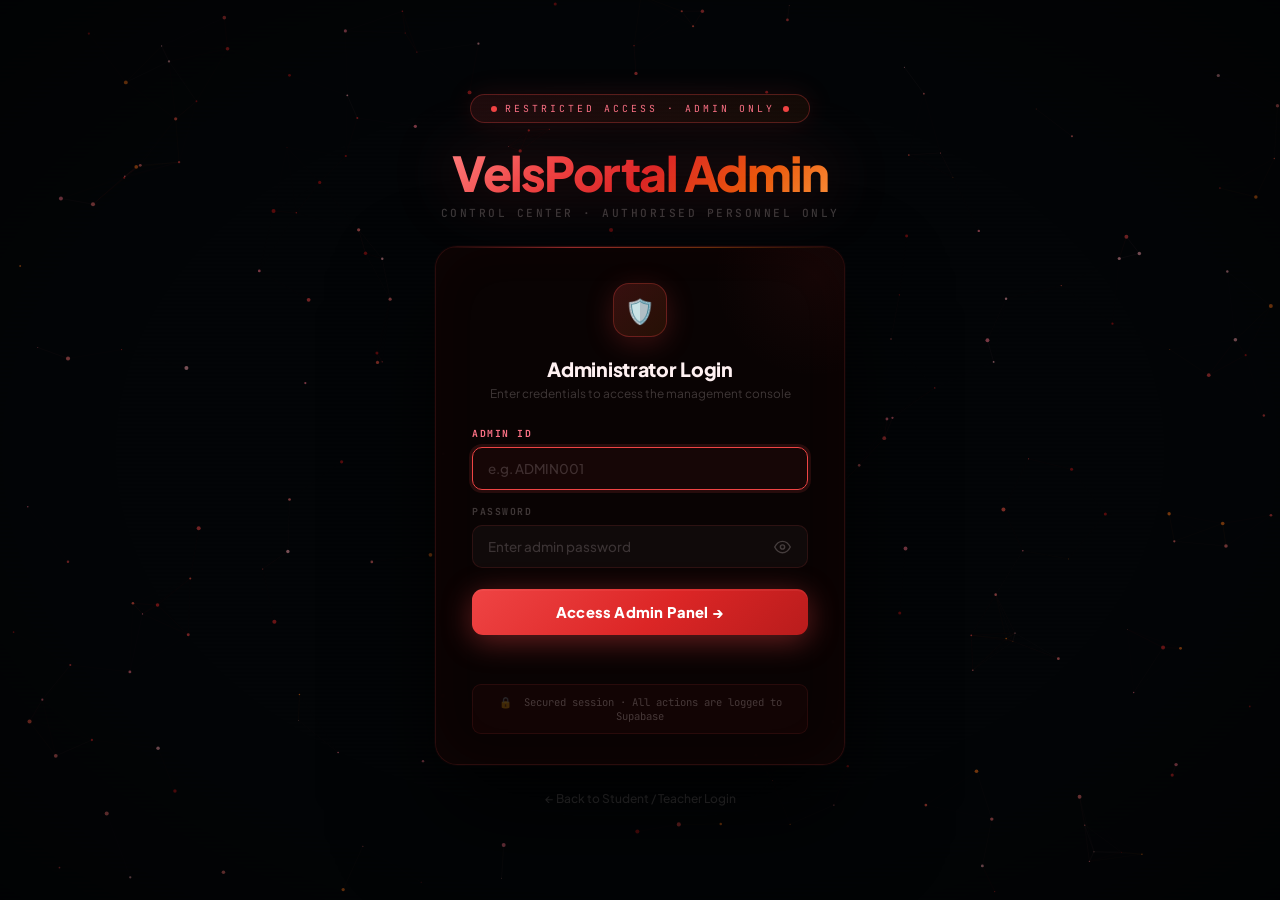
<file: management_login.html>
<!DOCTYPE html>
<html lang="en">

<head>
    <meta charset="UTF-8">
    <meta name="viewport" content="width=device-width, initial-scale=1.0">
    <title>VelsPortal — Admin Control Center</title>
    <link rel="preconnect" href="https://fonts.googleapis.com">
    <link
        href="https://fonts.googleapis.com/css2?family=Plus+Jakarta+Sans:ital,wght@0,300;0,400;0,500;0,600;0,700;0,800;1,400&family=JetBrains+Mono:wght@400;500;600&display=swap"
        rel="stylesheet">
    <style>
        :root {
            --bg: #030507;
            --surface: rgba(10, 4, 4, .95);
            --border: rgba(239, 68, 68, .14);
            --red: #ef4444;
            --rose: #fb7185;
            --orange: #f97316;
            --text: #fff1f2;
            --dim: rgba(255, 241, 242, .52);
            --faint: rgba(255, 241, 242, .22);
        }

        *,
        *::before,
        *::after {
            margin: 0;
            padding: 0;
            box-sizing: border-box;
        }

        html,
        body {
            height: 100%;
            overflow: hidden;
        }

        body {
            font-family: 'Plus Jakarta Sans', sans-serif;
            background: var(--bg);
            color: var(--text);
            display: flex;
            align-items: center;
            justify-content: center;
            -webkit-font-smoothing: antialiased;
        }

        canvas#ptc {
            position: fixed;
            inset: 0;
            z-index: 0;
            pointer-events: none;
        }

        body::before {
            content: '';
            position: fixed;
            inset: 0;
            z-index: 1;
            pointer-events: none;
            background: repeating-linear-gradient(0deg, transparent, transparent 2px, rgba(0, 0, 0, .022) 2px, rgba(0, 0, 0, .022) 4px);
        }

        body::after {
            content: '';
            position: fixed;
            inset: 0;
            z-index: 1;
            pointer-events: none;
            background: radial-gradient(ellipse 85% 85% at 50% 50%, transparent 48%, rgba(0, 0, 0, .6) 100%);
        }

        .wrap {
            position: relative;
            z-index: 10;
            display: flex;
            flex-direction: column;
            align-items: center;
            gap: 26px;
            padding: 32px 20px;
            animation: rise .85s cubic-bezier(.16, 1, .3, 1) both;
        }

        @keyframes rise {
            from {
                opacity: 0;
                transform: translateY(28px)
            }

            to {
                opacity: 1;
                transform: translateY(0)
            }
        }

        .badge {
            display: inline-flex;
            align-items: center;
            gap: 8px;
            background: linear-gradient(135deg, rgba(239, 68, 68, .12), rgba(249, 115, 22, .07));
            border: 1px solid rgba(239, 68, 68, .3);
            border-radius: 100px;
            padding: 7px 20px;
            font-family: 'JetBrains Mono', monospace;
            font-size: .61rem;
            color: var(--rose);
            letter-spacing: 3px;
            text-transform: uppercase;
            box-shadow: 0 0 28px rgba(239, 68, 68, .12);
            animation: gpulse 3s ease-in-out infinite;
        }

        @keyframes gpulse {

            0%,
            100% {
                box-shadow: 0 0 24px rgba(239, 68, 68, .1);
            }

            50% {
                box-shadow: 0 0 52px rgba(239, 68, 68, .3), 0 0 90px rgba(249, 115, 22, .08);
            }
        }

        .dot {
            width: 6px;
            height: 6px;
            border-radius: 50%;
            background: var(--red);
            animation: blink 1.4s steps(1) infinite;
        }

        @keyframes blink {

            0%,
            100% {
                opacity: 1
            }

            50% {
                opacity: 0
            }
        }

        .title {
            text-align: center;
        }

        .title-main {
            font-size: clamp(1.9rem, 5vw, 3rem);
            font-weight: 800;
            letter-spacing: -1.5px;
            line-height: 1;
            background: linear-gradient(135deg, #ff8080 0%, #ef4444 28%, #dc2626 52%, #ea580c 78%, #fb923c 100%);
            -webkit-background-clip: text;
            -webkit-text-fill-color: transparent;
            filter: drop-shadow(0 0 32px rgba(239, 68, 68, .3));
        }

        .title-sub {
            margin-top: 9px;
            font-size: .7rem;
            color: var(--faint);
            letter-spacing: 2.5px;
            text-transform: uppercase;
            font-weight: 500;
            font-family: 'JetBrains Mono', monospace;
        }

        .card {
            width: 100%;
            max-width: 410px;
            background: var(--surface);
            border: 1px solid var(--border);
            border-radius: 22px;
            padding: 36px 36px 30px;
            backdrop-filter: blur(28px);
            box-shadow: 0 0 0 1px rgba(239, 68, 68, .03), 0 50px 100px rgba(0, 0, 0, .8), 0 0 60px rgba(239, 68, 68, .03) inset;
            position: relative;
            overflow: hidden;
        }

        .card::before {
            content: '';
            position: absolute;
            top: 0;
            left: 0;
            right: 0;
            height: 1px;
            background: linear-gradient(90deg, transparent, rgba(239, 68, 68, .6), rgba(249, 115, 22, .4), transparent);
        }

        .card::after {
            content: '';
            position: absolute;
            top: -80px;
            right: -80px;
            width: 220px;
            height: 220px;
            border-radius: 50%;
            background: radial-gradient(circle, rgba(239, 68, 68, .05) 0%, transparent 65%);
            pointer-events: none;
        }

        .card-icon {
            width: 54px;
            height: 54px;
            border-radius: 16px;
            margin: 0 auto 20px;
            background: linear-gradient(135deg, rgba(239, 68, 68, .2), rgba(249, 115, 22, .12));
            border: 1px solid rgba(239, 68, 68, .3);
            display: flex;
            align-items: center;
            justify-content: center;
            font-size: 1.5rem;
            box-shadow: 0 6px 28px rgba(239, 68, 68, .22);
        }

        .card-head {
            text-align: center;
            margin-bottom: 26px;
        }

        .card-title {
            font-size: 1.22rem;
            font-weight: 800;
            color: var(--text);
            letter-spacing: -.3px;
            margin-bottom: 5px;
        }

        .card-desc {
            font-size: .74rem;
            color: var(--faint);
            font-weight: 400;
        }

        .fg {
            margin-bottom: 15px;
        }

        .fl {
            display: block;
            font-size: .61rem;
            font-weight: 700;
            text-transform: uppercase;
            letter-spacing: 1.5px;
            color: var(--faint);
            margin-bottom: 7px;
            font-family: 'JetBrains Mono', monospace;
        }

        .fi {
            width: 100%;
            padding: 12px 15px;
            background: rgba(255, 255, 255, .03);
            border: 1px solid rgba(239, 68, 68, .13);
            border-radius: 10px;
            color: var(--text);
            font-family: 'Plus Jakarta Sans', sans-serif;
            font-size: .84rem;
            font-weight: 500;
            outline: none;
            transition: border-color .2s, box-shadow .2s, background .2s;
        }

        .fi::placeholder {
            color: rgba(255, 241, 242, .18);
        }

        .fi:focus {
            border-color: var(--red);
            background: rgba(239, 68, 68, .05);
            box-shadow: 0 0 0 3px rgba(239, 68, 68, .13);
        }

        .fi.err {
            border-color: #f87171 !important;
            box-shadow: 0 0 0 3px rgba(248, 113, 113, .14) !important;
            animation: shake .35s ease;
        }

        .pwd-wrap {
            position: relative;
        }

        .pwd-wrap .fi {
            padding-right: 46px;
        }

        .eye {
            position: absolute;
            right: 13px;
            top: 50%;
            transform: translateY(-50%);
            background: none;
            border: none;
            cursor: pointer;
            color: var(--faint);
            display: flex;
            align-items: center;
            padding: 4px;
            transition: color .2s;
        }

        .eye:hover {
            color: var(--rose);
        }

        .btn {
            width: 100%;
            padding: 14px;
            background: linear-gradient(135deg, #ef4444, #dc2626 55%, #b91c1c);
            border: none;
            border-radius: 11px;
            font-family: 'Plus Jakarta Sans', sans-serif;
            font-size: .92rem;
            font-weight: 800;
            color: #fff;
            cursor: pointer;
            letter-spacing: .2px;
            transition: transform .25s, box-shadow .25s, opacity .2s;
            box-shadow: 0 6px 30px rgba(239, 68, 68, .42), 0 2px 0 rgba(255, 120, 120, .12) inset;
            margin-top: 6px;
            position: relative;
            overflow: hidden;
        }

        .btn:hover {
            transform: translateY(-2px);
            box-shadow: 0 12px 40px rgba(239, 68, 68, .55);
        }

        .btn:active {
            transform: translateY(0);
        }

        .btn:disabled {
            opacity: .6;
            cursor: not-allowed;
            transform: none;
        }

        .btn::after {
            content: '';
            position: absolute;
            top: 0;
            left: -100%;
            width: 100%;
            height: 100%;
            background: linear-gradient(90deg, transparent, rgba(255, 255, 255, .22), transparent);
            transition: left .5s;
        }

        .btn:hover::after {
            left: 100%;
        }

        .err-box {
            display: none;
            margin-top: 12px;
            padding: 10px 14px;
            background: rgba(239, 68, 68, .08);
            border: 1px solid rgba(239, 68, 68, .22);
            border-radius: 9px;
            color: #fca5a5;
            font-size: .76rem;
            text-align: center;
            font-weight: 500;
        }

        .sec-note {
            margin-top: 18px;
            padding: 10px 14px;
            background: rgba(239, 68, 68, .04);
            border: 1px solid rgba(239, 68, 68, .1);
            border-radius: 9px;
            text-align: center;
            font-size: .66rem;
            color: var(--faint);
            font-family: 'JetBrains Mono', monospace;
        }

        .back {
            display: flex;
            align-items: center;
            gap: 6px;
            color: var(--faint);
            font-size: .75rem;
            text-decoration: none;
            transition: color .2s;
            font-weight: 500;
        }

        .back:hover {
            color: var(--rose);
        }

        @keyframes shake {

            0%,
            100% {
                transform: translateX(0)
            }

            20% {
                transform: translateX(-6px)
            }

            40% {
                transform: translateX(6px)
            }

            60% {
                transform: translateX(-4px)
            }

            80% {
                transform: translateX(4px)
            }
        }

        /* STEP PROGRESS  */
        .login-steps {
            display: flex;
            align-items: center;
            justify-content: center;
            gap: 7px;
            margin-top: 13px;
            min-height: 18px;
            opacity: 0;
            transition: opacity .3s;
        }

        .login-steps.show {
            opacity: 1;
        }

        .ls-dot {
            width: 6px;
            height: 6px;
            border-radius: 50%;
            background: rgba(239, 68, 68, .18);
            transition: background .3s, transform .3s;
        }

        .ls-dot.done {
            background: var(--red);
            transform: scale(1.3);
        }

        .ls-dot.act {
            background: var(--rose);
            animation: ls-beat .65s ease-in-out infinite;
        }

        @keyframes ls-beat {

            0%,
            100% {
                opacity: .35;
                transform: scale(1)
            }

            50% {
                opacity: 1;
                transform: scale(1.5)
            }
        }

        .ls-label {
            font-size: .63rem;
            color: rgba(255, 241, 242, .32);
            font-family: 'JetBrains Mono', monospace;
            letter-spacing: .5px;
            margin-left: 4px;
        }

        /* Progress fill bar inside button */
        .btn-bar {
            position: absolute;
            bottom: 0;
            left: 0;
            height: 2px;
            width: 0%;
            background: rgba(255, 255, 255, .4);
            border-radius: 0 0 11px 11px;
            transition: width .45s cubic-bezier(.4, 0, .2, 1);
        }

        /* Card goes green on success */
        .card.success-flash {
            border-color: rgba(52, 211, 153, .28) !important;
            box-shadow: 0 0 0 1px rgba(52, 211, 153, .12),
                0 50px 100px rgba(0, 0, 0, .8),
                0 0 50px rgba(52, 211, 153, .08) inset !important;
            transition: border-color .4s ease, box-shadow .4s ease;
        }

        /* Label tints red on input focus */
        .fg:focus-within .fl {
            color: var(--rose);
            transition: color .2s;
        }
    </style>
</head>

<body>
    <canvas id="ptc"></canvas>
    <div class="wrap">
        <div class="badge">
            <div class="dot"></div>Restricted Access · Admin Only<div class="dot"></div>
        </div>
        <div class="title">
            <div class="title-main">VelsPortal Admin</div>
            <div class="title-sub">Control Center · Authorised Personnel Only</div>
        </div>
        <div class="card" id="loginCard">
            <div class="card-icon">🛡️</div>
            <div class="card-head">
                <div class="card-title">Administrator Login</div>
                <div class="card-desc">Enter credentials to access the management console</div>
            </div>
            <div class="fg"><label class="fl" for="auid">Admin ID</label><input class="fi" id="auid" type="text"
                    placeholder="e.g. ADMIN001" autocomplete="off"></div>
            <div class="fg"><label class="fl" for="apwd">Password</label>
                <div class="pwd-wrap">
                    <input class="fi" id="apwd" type="password" placeholder="Enter admin password">
                    <button class="eye" onclick="toggleEye()" type="button">
                        <svg id="eyeO" width="17" height="17" viewBox="0 0 24 24" fill="none" stroke="currentColor"
                            stroke-width="2" stroke-linecap="round" stroke-linejoin="round">
                            <path d="M1 12s4-8 11-8 11 8 11 8-4 8-11 8-11-8-11-8z" />
                            <circle cx="12" cy="12" r="3" />
                        </svg>
                        <svg id="eyeC" style="display:none" width="17" height="17" viewBox="0 0 24 24" fill="none"
                            stroke="currentColor" stroke-width="2" stroke-linecap="round" stroke-linejoin="round">
                            <path d="M17.94 17.94A10.07 10.07 0 0 1 12 20c-7 0-11-8-11-8a18.45 18.45 0 0 1 5.06-5.94" />
                            <path d="M9.9 4.24A9.12 9.12 0 0 1 12 4c7 0 11 8 11 8a18.5 18.5 0 0 1-2.16 3.19" />
                            <line x1="1" y1="1" x2="23" y2="23" />
                        </svg>
                    </button>
                </div>
            </div>
            <button class="btn" id="loginBtn" onclick="doLogin()">
                Access Admin Panel →
                <div class="btn-bar" id="btnBar"></div>
            </button>
            <div class="login-steps" id="loginSteps">
                <div class="ls-dot" id="lsd0"></div>
                <div class="ls-dot" id="lsd1"></div>
                <div class="ls-dot" id="lsd2"></div>
                <span class="ls-label" id="lsLabel"></span>
            </div>
            <div class="err-box" id="errBox"></div>
            <div class="sec-note">🔒 &nbsp;Secured session · All actions are logged to Supabase</div>
        </div>
        <a class="back" href="index.html">← Back to Student / Teacher Login</a>
    </div>
    <script>
        (function () {
            const cv = document.getElementById('ptc'), ctx = cv.getContext('2d');
            let W, H, mx = -9e3, my = -9e3;
            const ps = [];
            function rsz() { W = cv.width = innerWidth; H = cv.height = innerHeight; }
            addEventListener('resize', rsz); rsz();
            addEventListener('mousemove', e => { mx = e.clientX; my = e.clientY; });
            const COLS = [[239, 68, 68], [220, 38, 38], [249, 115, 22], [251, 113, 133], [248, 113, 113], [255, 90, 70], [180, 20, 20], [253, 164, 175]];
            class P {
                constructor(init) { this.sp(init); }
                sp(init) {
                    this.x = Math.random() * W; this.y = init ? Math.random() * H : H + 8;
                    this.vx = (Math.random() - .5) * .5; this.vy = -(Math.random() * .65 + .15);
                    this.r = Math.random() * 1.7 + .35; this.lf = 0; this.mlf = 200 + Math.random() * 300;
                    this.c = COLS[Math.floor(Math.random() * COLS.length)]; this.spin = (Math.random() - .5) * .018;
                }
                upd() {
                    this.lf++;
                    const dx = this.x - mx, dy = this.y - my, d = Math.sqrt(dx * dx + dy * dy);
                    if (d < 110) { const f = (110 - d) / 110 * .85; this.vx += dx / d * f * .048; this.vy += dy / d * f * .048; }
                    this.vx += this.spin; this.vx *= .988; this.vy *= .991;
                    this.x += this.vx; this.y += this.vy;
                    if (this.lf >= this.mlf || this.y < -14 || this.x < -14 || this.x > W + 14) this.sp(false);
                }
                drw() {
                    const a = Math.min(1, Math.min(this.lf, this.mlf - this.lf) / 42) * .68;
                    const [r, g, b] = this.c;
                    ctx.beginPath(); ctx.arc(this.x, this.y, this.r, 0, Math.PI * 2);
                    ctx.fillStyle = `rgba(${r},${g},${b},${a})`; ctx.fill();
                }
            }
            for (let i = 0; i < 220; i++)ps.push(new P(true));
            function lines() {
                for (let i = 0; i < ps.length; i++) {
                    for (let j = i + 1; j < ps.length; j++) {
                        const dx = ps[i].x - ps[j].x, dy = ps[i].y - ps[j].y, d = Math.sqrt(dx * dx + dy * dy);
                        if (d < 85) { const [r, g, b] = ps[i].c; ctx.beginPath(); ctx.moveTo(ps[i].x, ps[i].y); ctx.lineTo(ps[j].x, ps[j].y); ctx.strokeStyle = `rgba(${r},${g},${b},${(1 - d / 85) * .08})`; ctx.lineWidth = .55; ctx.stroke(); }
                    }
                }
            }
            let bt = 0;
            function loop() {
                ctx.clearRect(0, 0, W, H); ps.forEach(p => { p.upd(); p.drw(); }); lines();
                bt++; if (bt % 130 === 0 && mx > 0) { for (let i = 0; i < 4; i++) { const p = ps[Math.floor(Math.random() * ps.length)]; p.x = mx + (Math.random() - .5) * 50; p.y = my + (Math.random() - .5) * 50; p.vx = (Math.random() - .5) * 3; p.vy = (Math.random() - .5) * 3; p.lf = 0; p.mlf = 70 + Math.random() * 60; } }
                requestAnimationFrame(loop);
            }
            loop();
        })();

        function toggleEye() { const i = document.getElementById('apwd'), h = i.type === 'password'; i.type = h ? 'text' : 'password'; document.getElementById('eyeO').style.display = h ? 'none' : 'block'; document.getElementById('eyeC').style.display = h ? 'block' : 'none'; }

        const API = 'https://student-management-production-13fd.up.railway.app';
        /*  Step-progress helpers  */
        function setSteps(step, label) {
            const steps = document.getElementById('loginSteps');
            steps.classList.add('show');
            document.getElementById('lsLabel').textContent = label || '';
            [0, 1, 2].forEach(i => {
                const d = document.getElementById('lsd' + i);
                d.className = 'ls-dot';
                if (i < step) d.classList.add('done');
                else if (i === step) d.classList.add('act');
            });
            const bar = document.getElementById('btnBar');
            if (bar) bar.style.width = ['12%', '55%', '88%', '100%'][Math.min(step, 3)];
        }
        function clearSteps() {
            const steps = document.getElementById('loginSteps');
            if (steps) steps.classList.remove('show');
            const bar = document.getElementById('btnBar');
            if (bar) bar.style.width = '0%';
        }

        async function doLogin() {
            const uid = document.getElementById('auid').value.trim().toUpperCase();
            const pwd = document.getElementById('apwd').value;
            const btn = document.getElementById('loginBtn');
            const err = document.getElementById('errBox');
            const card = document.getElementById('loginCard');
            err.style.display = 'none';
            ['auid', 'apwd'].forEach(id => document.getElementById(id).classList.remove('err'));
            if (!uid) { showErr('Please enter your Admin ID.'); document.getElementById('auid').classList.add('err'); return; }
            if (!pwd) { showErr('Please enter your password.'); document.getElementById('apwd').classList.add('err'); return; }

            btn.textContent = 'Connecting…'; btn.disabled = true;
            setSteps(0, 'Connecting');

            try {
                setSteps(1, 'Verifying');
                btn.textContent = 'Verifying credentials…';
                const res = await fetch(`${API}/api/admin/login`, {
                    method: 'POST',
                    headers: { 'Content-Type': 'application/json' },
                    body: JSON.stringify({ admin_id: uid, password: pwd })
                });
                const data = await res.json().catch(() => ({}));
                if (!res.ok) {
                    clearSteps();
                    ['auid', 'apwd'].forEach(id => document.getElementById(id).classList.add('err'));
                    document.getElementById('apwd').value = '';
                    showErr(data.detail || '❌ Invalid Admin ID or Password.');
                    card.style.animation = 'none';
                    requestAnimationFrame(() => { card.style.animation = 'shake .4s ease'; });
                    setTimeout(() => card.style.animation = '', 450);
                    btn.textContent = 'Access Admin Panel →'; btn.disabled = false;
                    document.getElementById('auid').focus(); return;
                }
                setSteps(2, 'Authenticated');
                btn.textContent = 'Loading dashboard…';
                sessionStorage.setItem('adminToken', data.token);
                sessionStorage.setItem('adminId', data.admin_id);
                sessionStorage.setItem('adminName', data.name);
                sessionStorage.setItem('token', data.token);
                setTimeout(() => {
                    setSteps(3, '');
                    card.classList.add('success-flash');
                    btn.textContent = '✓ Access Granted — Redirecting…';
                    setTimeout(() => window.location.href = 'management.html', 700);
                }, 300);
            } catch (e) {
                clearSteps();
                showErr('Connection failed. Is the server running?');
                btn.textContent = 'Access Admin Panel →'; btn.disabled = false;
            }
        }
        function showErr(msg) { const e = document.getElementById('errBox'); e.textContent = msg; e.style.display = 'block'; }
        document.addEventListener('keydown', e => { if (e.key === 'Enter') doLogin(); });
        window.addEventListener('load', () => document.getElementById('auid').focus());
    </script>
</body>

</html>
</file>
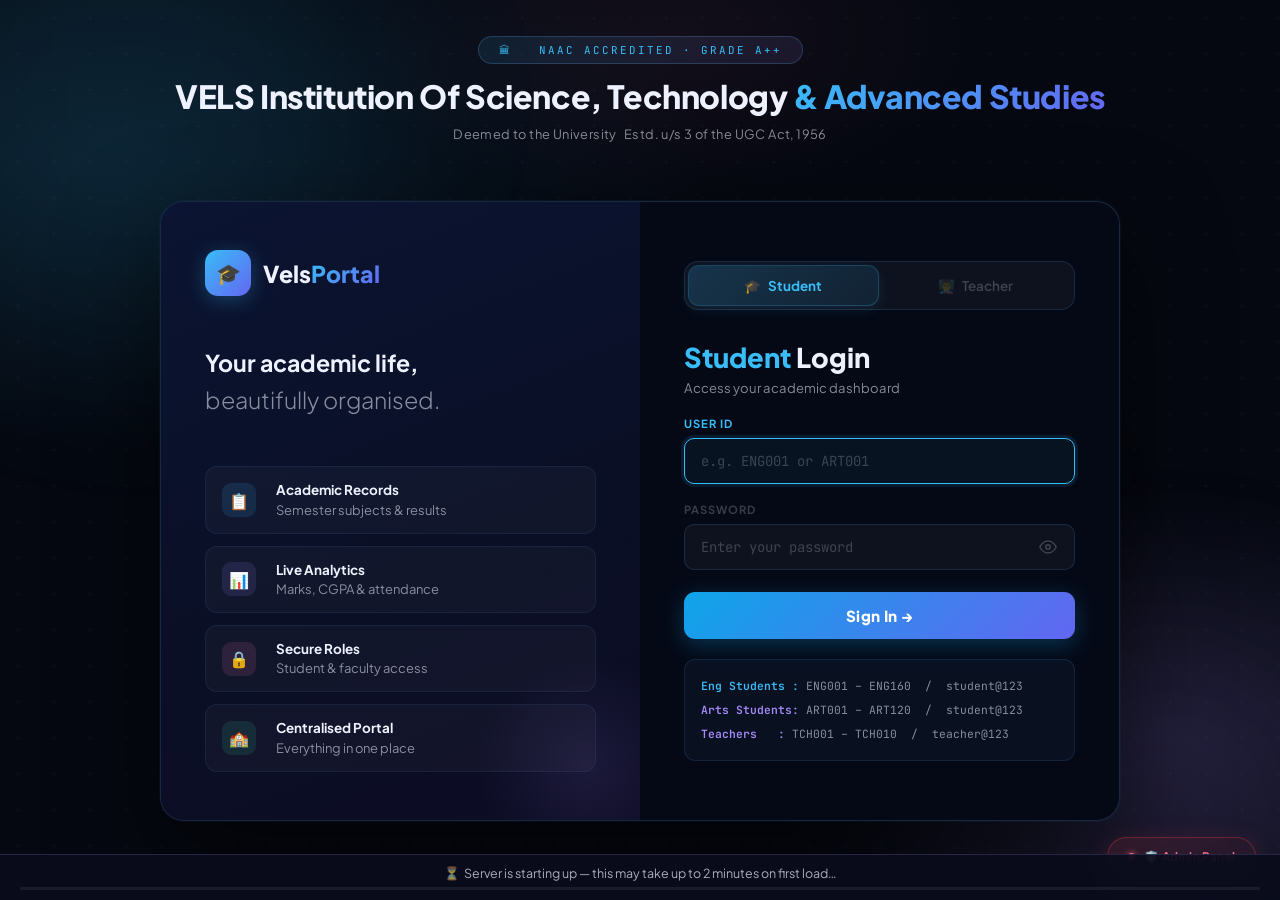
<file: student.html>
<!DOCTYPE html>
<html lang="en">

<head>
  <meta charset="UTF-8">
  <meta name="viewport" content="width=device-width, initial-scale=1.0">
  <title>VelsPortal — Student Dashboard</title>
  <link rel="preconnect" href="https://fonts.googleapis.com">
  <link
    href="https://fonts.googleapis.com/css2?family=Plus+Jakarta+Sans:ital,wght@0,300;0,400;0,500;0,600;0,700;0,800;1,400&family=JetBrains+Mono:wght@400;600&display=swap"
    rel="stylesheet">
  <link rel="stylesheet" href="student_style.css">
</head>

<body>

  <!-- SIDEBAR -->
  <aside class="sb" id="sb">
    <div class="sb-scroll">
      <div class="sb-top">
        <div class="sb-inst">
          <div class="sb-inst-icon">🏛</div>
          <div class="sb-inst-text">
            <div class="sb-inst-name">VISTAS</div>
            <div class="sb-inst-sub">Student Portal</div>
          </div>
        </div>
        <div class="stu-card">
          <div class="av" id="sbAv">A</div>
          <div>
            <div class="stu-name" id="sbName">Loading…</div>
            <div class="stu-id" id="sbId">—</div>
          </div>
        </div>
      </div>

      <nav class="nav">
        <div class="nl">Overview</div>
        <div class="ni act" onclick="go('dashboard')"><span class="ic">🏠</span> Dashboard</div>

        <div class="nl">Academic</div>
        <div class="ni" onclick="go('personal')"> <span class="ic">👤</span> Personal Details</div>
        <div class="ni" onclick="go('profile')"> <span class="ic">📝</span> Student Profile</div>
        <div class="ni" onclick="go('subjects')"><span class="ic">📚</span> Sem-wise Subjects</div>
        <div class="ni" onclick="go('attendance')"><span class="ic">📅</span> Attendance</div>
        <div class="ni" onclick="go('marks')"><span class="ic">📊</span> Internal Marks</div>
        <div class="ni" onclick="go('results')"> <span class="ic">🏆</span> Exam Results</div>

        <div class="nl">Services</div>
        <div class="ni" onclick="go('od')"><span class="ic">📋</span> OD Request</div>

        <div class="nl">Account</div>
        <div class="ni" onclick="go('password')"> <span class="ic">🔐</span> Change Password</div>
        <div class="ni so" onclick="signOut()"> <span class="ic">🚪</span> Sign Out</div>
      </nav>
    </div>
  </aside>

  <!-- MAIN  -->
  <main class="main">
    <header class="topbar">
      <div class="topbar-left">
        <button class="menu-btn" onclick="document.getElementById('sb').classList.toggle('open')">☰</button>
        <h1 class="ptitle" id="ptitle">Dashboard</h1>
      </div>
      <div class="tbadge" id="tbadge">—</div>
    </header>

    <div class="content">

      <!-- DASHBOARD  -->
      <section class="sec act" id="sec-dashboard">

        <div class="welcome">
          <p class="w-inst" id="wInst">VELS Institution Of Science, Technology & Advanced Studies</p>
          <h2 class="w-title">Welcome back, <span class="wn" id="wName">—</span>!</h2>
          <p class="w-sub" id="wSub">—</p>
        </div>

        <div class="stat-row">
          <div class="sc sc-c">
            <div class="sc-ico ico-c">📈</div>
            <div>
              <span class="sc-num" id="d-cgpa">—</span>
              <div class="sc-lbl">Current CGPA</div>
              <div class="sc-sub">Out of 10.0</div>
            </div>
          </div>
          <div class="sc sc-v">
            <div class="sc-ico ico-v">📅</div>
            <div>
              <span class="sc-num" id="d-att">—</span>
              <div class="sc-lbl">Attendance</div>
              <div class="sc-sub">This semester</div>
            </div>
          </div>
          <div class="sc sc-e">
            <div class="sc-ico ico-e">🎓</div>
            <div>
              <span class="sc-num" id="d-sem">—</span>
              <div class="sc-lbl">Current Semester</div>
              <div class="sc-sub" id="d-dept">—</div>
            </div>
          </div>
        </div>

        <div class="g2">
          <div class="card">
            <div class="ctitle">
              <div class="cicon">📋</div>Quick Info
            </div>
            <div class="drow">
              <div class="dlbl">Roll Number</div>
              <div class="dval" id="qi-roll">—</div>
            </div>
            <div class="drow">
              <div class="dlbl">Department</div>
              <div class="dval" id="qi-dept">—</div>
            </div>
            <div class="drow">
              <div class="dlbl">Batch</div>
              <div class="dval" id="qi-batch">—</div>
            </div>
            <div class="drow">
              <div class="dlbl">Section</div>
              <div class="dval" id="qi-sec">—</div>
            </div>
            <div class="drow">
              <div class="dlbl">Advisor</div>
              <div class="dval" id="qi-adv">—</div>
            </div>
          </div>
          <div class="card">
            <div class="ctitle">
              <div class="cicon">📣</div>Notices
            </div>
            <div id="notices"></div>
          </div>
        </div>
      </section>

      <!-- PERSONAL  -->
      <section class="sec" id="sec-personal">
        <div class="card">
          <div class="ctitle">
            <div class="cicon">👤</div>Personal Information
          </div>
          <div class="g2">
            <div>
              <div class="drow">
                <div class="dlbl">Full Name</div>
                <div class="dval" id="pd-name">—</div>
              </div>
              <div class="drow">
                <div class="dlbl">Date of Birth</div>
                <div class="dval" id="pd-dob">—</div>
              </div>
              <div class="drow">
                <div class="dlbl">Gender</div>
                <div class="dval" id="pd-gender">—</div>
              </div>
              <div class="drow">
                <div class="dlbl">Blood Group</div>
                <div class="dval" id="pd-blood">—</div>
              </div>
              <div class="drow">
                <div class="dlbl">Nationality</div>
                <div class="dval" id="pd-nat">—</div>
              </div>
              <div class="drow">
                <div class="dlbl">Religion</div>
                <div class="dval" id="pd-relig">—</div>
              </div>
            </div>
            <div>
              <div class="drow">
                <div class="dlbl">Mobile</div>
                <div class="dval" id="pd-mob">—</div>
              </div>
              <div class="drow">
                <div class="dlbl">Email</div>
                <div class="dval" id="pd-email">—</div>
              </div>
              <div class="drow">
                <div class="dlbl">Address</div>
                <div class="dval" id="pd-addr">—</div>
              </div>
              <div class="drow">
                <div class="dlbl">Father's Name</div>
                <div class="dval" id="pd-father">—</div>
              </div>
              <div class="drow">
                <div class="dlbl">Mother's Name</div>
                <div class="dval" id="pd-mother">—</div>
              </div>
              <div class="drow">
                <div class="dlbl">Parent Mobile</div>
                <div class="dval" id="pd-pmob">—</div>
              </div>
            </div>
          </div>
        </div>
      </section>

      <!-- PROFILE -->
      <section class="sec" id="sec-profile">
        <div class="card">
          <div class="ctitle">
            <div class="cicon">📝</div>Academic Profile
          </div>
          <div class="g2">
            <div>
              <div class="drow">
                <div class="dlbl">Student ID</div>
                <div class="dval" id="sp-id">—</div>
              </div>
              <div class="drow">
                <div class="dlbl">Roll Number</div>
                <div class="dval" id="sp-roll">—</div>
              </div>
              <div class="drow">
                <div class="dlbl">Department</div>
                <div class="dval" id="sp-dept">—</div>
              </div>
              <div class="drow">
                <div class="dlbl">Degree</div>
                <div class="dval" id="sp-deg">—</div>
              </div>
              <div class="drow">
                <div class="dlbl">Specialisation</div>
                <div class="dval" id="sp-spec">—</div>
              </div>
            </div>
            <div>
              <div class="drow">
                <div class="dlbl">Batch</div>
                <div class="dval" id="sp-batch">—</div>
              </div>
              <div class="drow">
                <div class="dlbl">Admission Year</div>
                <div class="dval" id="sp-adm">—</div>
              </div>
              <div class="drow">
                <div class="dlbl">Current Semester</div>
                <div class="dval" id="sp-sem">—</div>
              </div>
              <div class="drow">
                <div class="dlbl">Section</div>
                <div class="dval" id="sp-sec">—</div>
              </div>
              <div class="drow">
                <div class="dlbl">Advisor</div>
                <div class="dval" id="sp-adv">—</div>
              </div>
            </div>
          </div>
        </div>
        <div class="card">
          <div class="ctitle">
            <div class="cicon">🏫</div>Previous Education
          </div>
          <div class="drow">
            <div class="dlbl">10th Board</div>
            <div class="dval" id="sp-10">—</div>
          </div>
          <div class="drow">
            <div class="dlbl">10th Percentage</div>
            <div class="dval" id="sp-10p">—</div>
          </div>
          <div class="drow">
            <div class="dlbl">12th / Diploma</div>
            <div class="dval" id="sp-12">—</div>
          </div>
          <div class="drow">
            <div class="dlbl">12th Percentage</div>
            <div class="dval" id="sp-12p">—</div>
          </div>
          <div class="drow">
            <div class="dlbl">Entrance Exam</div>
            <div class="dval" id="sp-ent">—</div>
          </div>
        </div>
      </section>

      <!-- SUBJECTS -->
      <section class="sec" id="sec-subjects">
        <div class="stabs" id="semTabs"></div>
        <div class="card">
          <div class="ctitle">
            <div class="cicon">📚</div>Subjects &nbsp;<span id="semLbl"
              style="color:var(--cyan);font-size:.85rem;font-weight:600"></span>
          </div>
          <div class="g3" id="subGrid"></div>
        </div>
      </section>

      <!-- ATTENDANCE -->
      <section class="sec" id="sec-attendance">
        <div class="stat-row" id="attStats" style="margin-bottom:var(--sp-lg)"></div>
        <div class="card">
          <div class="ctitle">
            <div class="cicon">📋</div>Subject-wise Attendance
          </div>
          <div class="tw">
            <table>
              <thead>
                <tr>
                  <th>Subject</th>
                  <th>Code</th>
                  <th>Conducted</th>
                  <th>Attended</th>
                  <th>Percentage</th>
                  <th>Status</th>
                </tr>
              </thead>
              <tbody id="attBody"></tbody>
            </table>
          </div>
        </div>
      </section>

      <!-- MARKS -->
      <section class="sec" id="sec-marks">
        <div class="card">
          <div class="ctitle">
            <div class="cicon">📊</div>Internal Assessment Marks
          </div>
          <div class="tw">
            <table>
              <thead>
                <tr>
                  <th>Subject</th>
                  <th>Code</th>
                  <th>IA–1 /20</th>
                  <th>IA–2 /20</th>
                  <th>IA–3 /20</th>
                  <th>Assign /10</th>
                  <th>Total /70</th>
                  <th>Grade</th>
                </tr>
              </thead>
              <tbody id="marksBody"></tbody>
            </table>
          </div>
        </div>
      </section>

      <!--  RESULTS -->
      <section class="sec" id="sec-results">
        <div class="stat-row" id="resStats" style="margin-bottom:var(--sp-lg)"></div>
        <div class="card">
          <div class="ctitle">
            <div class="cicon">🏆</div>Semester Exam Results
          </div>
          <div class="tw">
            <table>
              <thead>
                <tr>
                  <th>Subject</th>
                  <th>Code</th>
                  <th>Internal /50</th>
                  <th>External /100</th>
                  <th>Total /150</th>
                  <th>Grade</th>
                  <th>Status</th>
                </tr>
              </thead>
              <tbody id="resBody"></tbody>
            </table>
          </div>
        </div>
      </section>

      <!-- OD REQUES-->
      <section class="sec" id="sec-od">

        <div class="stat-row" style="margin-bottom:var(--sp-lg)">
          <div class="sc sc-c">
            <div class="sc-ico ico-c">📋</div>
            <div><span class="sc-num" id="od-total">0</span>
              <div class="sc-lbl">Total Requests</div>
            </div>
          </div>
          <div class="sc sc-e">
            <div class="sc-ico ico-e">✅</div>
            <div><span class="sc-num" id="od-approved">0</span>
              <div class="sc-lbl">Approved</div>
            </div>
          </div>
          <div class="sc sc-v">
            <div class="sc-ico ico-v">⏳</div>
            <div><span class="sc-num" id="od-pending">0</span>
              <div class="sc-lbl">Pending</div>
            </div>
          </div>
        </div>

        <div class="g2" style="align-items:start">

          <!-- New OD Form -->
          <div class="card">
            <div class="ctitle">
              <div class="cicon">📝</div>New OD Request
            </div>

            <div class="od-field">
              <label class="od-label">Institution / College Name <span class="od-req">*</span></label>
              <input class="od-input" id="od-college" type="text" placeholder="e.g. Anna University, MIT Chennai…"
                oninput="odClearErr('od-college')">
              <div class="od-err" id="err-college"></div>
            </div>

            <div class="od-field">
              <label class="od-label">Event / Purpose <span class="od-req">*</span></label>
              <div class="od-dropdown-wrap" id="odDropWrap">
                <div class="od-search-box" onclick="odOpenDrop()">
                  <span class="od-search-icon">🔍</span>
                  <input class="od-search-input" id="od-event-search" type="text" placeholder="Search or select event…"
                    oninput="odFilterEvents()" autocomplete="off">
                  <span class="od-drop-arrow" id="od-drop-arrow">▾</span>
                </div>
                <div class="od-dropdown" id="od-dropdown">
                  <div class="od-dd-inner" id="od-dd-inner"></div>
                </div>
                <input type="hidden" id="od-event-val">
              </div>
              <div class="od-err" id="err-event"></div>
            </div>

            <div class="g2" style="gap:12px">
              <div class="od-field">
                <label class="od-label">From Date <span class="od-req">*</span></label>
                <input class="od-input" id="od-from" type="date" oninput="odClearErr('od-from')">
                <div class="od-err" id="err-from"></div>
              </div>
              <div class="od-field">
                <label class="od-label">To Date <span class="od-req">*</span></label>
                <input class="od-input" id="od-to" type="date" oninput="odClearErr('od-to')">
                <div class="od-err" id="err-to"></div>
              </div>
            </div>

            <div class="od-field">
              <label class="od-label">Certificate / Proof <span class="od-req">*</span></label>
              <div class="od-upload-zone" id="od-upload-zone" onclick="document.getElementById('od-file').click()">
                <input type="file" id="od-file" accept=".pdf,.jpg,.jpeg,.png" style="display:none"
                  onchange="odFileChange(event)">
                <div class="od-upload-icon">📎</div>
                <div class="od-upload-text" id="od-upload-text">
                  <strong>Click to upload</strong> certificate or proof<br>
                  <span class="od-upload-hint">PDF, JPG or PNG &middot; Max 500 KB</span>
                </div>
              </div>
              <div class="od-err" id="err-file"></div>
            </div>

            <div class="od-field">
              <label class="od-label">Additional Notes <span
                  style="color:var(--faint);font-size:.75rem">(optional)</span></label>
              <textarea class="od-textarea" id="od-notes" placeholder="Any extra details for your faculty…"
                rows="3"></textarea>
            </div>

            <button class="od-submit-btn" id="od-submit-btn" onclick="odSubmit()">
              <span>📤</span> Submit OD Request
            </button>
            <div class="od-form-msg" id="od-form-msg"></div>
          </div>

          <!-- My Requests history -->
          <div class="card" style="min-height:360px">
            <div class="ctitle">
              <div class="cicon">📜</div>My OD Requests
              <span style="margin-left:auto;font-size:.75rem;font-weight:400;color:var(--faint)"
                id="od-hist-count"></span>
            </div>
            <div id="od-history">
              <div style="color:var(--faint);font-size:.85rem;padding:20px 0;text-align:center">No OD requests yet.
              </div>
            </div>
          </div>

        </div>

        <!-- Confirmation overlay -->
        <div class="od-confirm-overlay" id="od-confirm-overlay">
          <div class="od-confirm-box">
            <div class="od-confirm-icon">📤</div>
            <div class="od-confirm-title">Confirm Submission</div>
            <div class="od-confirm-body" id="od-confirm-body">—</div>
            <div class="od-confirm-note">
              Once submitted, this request will be sent to your faculty for review. You cannot edit it after submission.
            </div>
            <div class="od-confirm-actions">
              <button class="od-btn-no" onclick="odConfirmNo()">✏️ Edit</button>
              <button class="od-btn-yes" onclick="odConfirmYes()">✅ Confirm &amp; Submit</button>
            </div>
          </div>
        </div>

      </section>

      <!--  PASSWORD -->
      <section class="sec" id="sec-password">
        <div class="card" style="max-width:500px">
          <div class="ctitle">
            <div class="cicon">🔐</div>Change Password
          </div>
          <div class="pfg"><label class="pfl">Current Password</label><input class="pfi" type="password" id="cp1"
              placeholder="Enter current password"></div>
          <div class="pfg"><label class="pfl">New Password</label> <input class="pfi" type="password" id="cp2"
              placeholder="Minimum 8 characters"></div>
          <div class="pfg"><label class="pfl">Confirm New Password</label><input class="pfi" type="password" id="cp3"
              placeholder="Re-enter new password"></div>
          <button class="pbtn" onclick="chgPwd()">Update Password</button>
          <div class="pwd-msg" id="pwdMsg"></div>
        </div>
      </section>

    </div>
  </main>

  <script src="student_script.js"></script>
</body>

</html>
</file>
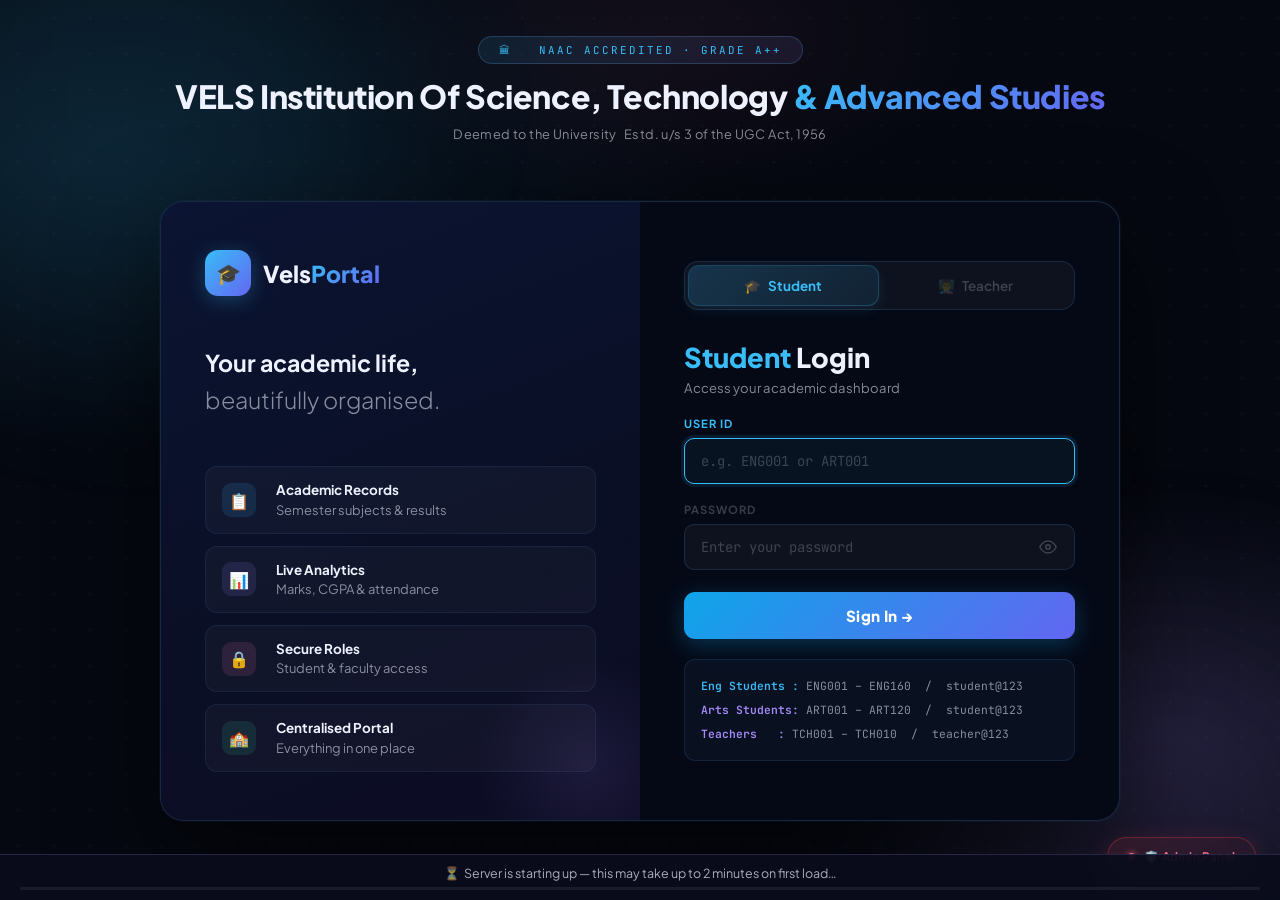
<file: teacher.html>
<!DOCTYPE html>
<html lang="en">

<head>
  <meta charset="UTF-8">
  <meta name="viewport" content="width=device-width, initial-scale=1.0">
  <title>VelsPortal — Faculty Dashboard</title>
  <link rel="preconnect" href="https://fonts.googleapis.com">
  <link
    href="https://fonts.googleapis.com/css2?family=Plus+Jakarta+Sans:ital,wght@0,300;0,400;0,500;0,600;0,700;0,800;1,400&family=JetBrains+Mono:wght@400;600&display=swap"
    rel="stylesheet">
  <link rel="stylesheet" href="teacher_style.css">
</head>

<body>


  <aside class="sb" id="sb">
    <div class="sb-scroll">
      <div class="sb-top">
        <div class="sb-inst">
          <div class="sb-inst-icon">🏛</div>
          <div>
            <div class="sb-inst-name">VISTAS</div>
            <div class="sb-inst-sub">Faculty Portal</div>
          </div>
        </div>
        <div class="tch-card">
          <div class="tav" id="tAv">T</div>
          <div>
            <div class="tch-name" id="tName">Loading…</div>
            <div class="tch-id" id="tId">—</div>
          </div>
        </div>
      </div>
      <nav class="nav">
        <div class="nl">Overview</div>
        <div class="ni act" onclick="go('dashboard')"><span class="ic">🏠</span> Dashboard</div>

        <div class="nl">Departments</div>
        <div class="ni" onclick="go('students')"><span class="ic">👥</span> All Students</div>
        <div class="ni" onclick="go('eng')"><span class="ic">🔧</span> Engineering Dept</div>
        <div class="ni" onclick="go('arts')"><span class="ic">🎨</span> Arts Dept</div>

        <div class="nl">Academic</div>
        <div class="ni" onclick="go('attendance')"><span class="ic">📅</span> Attendance Mgmt</div>
        <div class="ni" onclick="go('marks')"><span class="ic">📊</span> Internal Marks</div>
        <div class="ni" onclick="go('results')"><span class="ic">🏆</span> Results Overview</div>

        <div class="nl">Student Services</div>
        <div class="ni" onclick="go('od-requests')"><span class="ic">📋</span> OD Requests <span id="od-badge"
            style="display:none;background:var(--violet);color:#fff;font-size:.62rem;font-weight:700;padding:1px 6px;border-radius:20px;margin-left:auto">0</span>
        </div>

        <div class="nl">Account</div>
        <div class="ni so" onclick="signOut()"><span class="ic">🚪</span> Sign Out</div>
      </nav>
    </div>
  </aside>


  <main class="main">
    <header class="topbar">
      <div class="topbar-l">
        <button class="menu-btn" onclick="document.getElementById('sb').classList.toggle('open')">☰</button>
        <h1 class="ptitle" id="ptitle">Faculty Dashboard</h1>
      </div>
      <div class="tbadge" id="tbadge">—</div>
    </header>

    <div class="content">

 
      <section class="sec act" id="sec-dashboard">
        <div class="welcome">
          <p class="w-inst">VELS Institution Of Science, Technology & Advanced Studies</p>
          <h2 class="w-title">Good day, <span class="wn" id="wName">—</span>!</h2>
          <p class="w-sub">Faculty Portal &nbsp;·&nbsp; Academic Year 2025–26</p>
        </div>

        <div class="stat-row">
          <div class="sc sc-v">
            <div class="sc-ico ico-v">👥</div>
            <div><span class="sc-num" id="stat-total">…</span>
              <div class="sc-lbl">Total Students</div>
            </div>
          </div>
          <div class="sc sc-c">
            <div class="sc-ico ico-c">🔧</div>
            <div><span class="sc-num" id="stat-eng">…</span>
              <div class="sc-lbl">Eng Students</div>
            </div>
          </div>
          <div class="sc sc-e">
            <div class="sc-ico ico-e">🎨</div>
            <div><span class="sc-num" id="stat-art">…</span>
              <div class="sc-lbl">Arts Students</div>
            </div>
          </div>
          <div class="sc sc-a">
            <div class="sc-ico ico-a">👨‍🏫</div>
            <div><span class="sc-num" id="stat-tch">…</span>
              <div class="sc-lbl">Teachers</div>
            </div>
          </div>
        </div>


        <div class="card">
          <div class="ctitle">
            <div class="cicon">👥</div>Recent Students
            <span style="margin-left:auto;font-size:.78rem;font-weight:400;color:var(--faint)" id="dash-count"></span>
          </div>
          <div class="g3" id="dash-stus">
            <div style="color:var(--faint);font-size:.85rem;grid-column:span 3;padding:10px">Loading from Supabase…
            </div>
          </div>
        </div>
      </section>

   
      <section class="sec" id="sec-students">
        <div class="card">
          <div class="ctitle">
            <div class="cicon">🔍</div>Student Directory
            <span style="margin-left:auto;font-size:.78rem;font-weight:500;color:var(--dim)" id="dir-count"></span>
          </div>
          <div style="display:flex;gap:8px;margin-bottom:16px;flex-wrap:wrap;">
            <button class="ftab act" id="ft-all" onclick="setDirFilter('all',this)">All Students</button>
            <button class="ftab" id="ft-eng" onclick="setDirFilter('eng',this)">🔧 Engineering</button>
            <button class="ftab" id="ft-art" onclick="setDirFilter('art',this)">🎨 Arts</button>
          </div>
          <input class="search" type="text" id="searchQ" placeholder="🔍  Search by name, ID or department…"
            oninput="filterStus()">
          <div id="stuList">
            <div style="text-align:center;padding:30px;color:var(--faint)">Loading students…</div>
          </div>
        </div>
      </section>

      <section class="sec" id="sec-eng">
        <div class="card">
          <div class="ctitle">
            <div class="cicon">🔧</div>Engineering Department
            <span style="margin-left:auto;font-size:.78rem;font-weight:500;color:var(--cyan)" id="eng-count"></span>
          </div>
          <div id="engList">
            <div style="text-align:center;padding:30px;color:var(--faint)">Loading…</div>
          </div>
        </div>
      </section>


      <section class="sec" id="sec-arts">
        <div class="card">
          <div class="ctitle">
            <div class="cicon">🎨</div>Arts Department
            <span style="margin-left:auto;font-size:.78rem;font-weight:500;color:var(--violet)" id="art-count"></span>
          </div>
          <div id="artList">
            <div style="text-align:center;padding:30px;color:var(--faint)">Loading…</div>
          </div>
        </div>
      </section>


      <section class="sec" id="sec-attendance">
        <div class="stat-row" style="grid-template-columns:repeat(3,1fr)">
          <div class="sc sc-e">
            <div class="sc-ico ico-e">📅</div>
            <div><span class="sc-num" id="att-tracked">…</span>
              <div class="sc-lbl">Students Tracked</div>
            </div>
          </div>
          <div class="sc sc-c">
            <div class="sc-ico ico-c">📊</div>
            <div><span class="sc-num" id="att-avg">…</span>
              <div class="sc-lbl">Avg Attendance</div>
            </div>
          </div>
          <div class="sc sc-v">
            <div class="sc-ico ico-v">⚠️</div>
            <div><span class="sc-num" id="att-low">…</span>
              <div class="sc-lbl">Below 75%</div>
            </div>
          </div>
        </div>
        <div class="card">
          <div class="ctitle">
            <div class="cicon">📅</div>Subject-wise Attendance
          </div>
          <div style="display:flex;gap:8px;margin-bottom:16px;flex-wrap:wrap;">
            <button class="ftab act" id="at-all" onclick="setAttFilter('all',this)">All</button>
            <button class="ftab" id="at-eng" onclick="setAttFilter('eng',this)">🔧 Engineering</button>
            <button class="ftab" id="at-art" onclick="setAttFilter('art',this)">🎨 Arts</button>
          </div>
          <div class="tw">
            <table>
              <thead>
                <tr>
                  <th>Student</th>
                  <th>ID / Dept</th>
                  <th>Semester</th>
                  <th>Conducted</th>
                  <th>Attended</th>
                  <th>Overall %</th>
                  <th>Status</th>
                </tr>
              </thead>
              <tbody id="attBody">
                <tr>
                  <td colspan="7" style="text-align:center;padding:24px;color:var(--faint)">Loading…</td>
                </tr>
              </tbody>
            </table>
          </div>
        </div>
      </section>


      <section class="sec" id="sec-marks">
        <div class="stat-row" style="grid-template-columns:repeat(3,1fr)">
          <div class="sc sc-v">
            <div class="sc-ico ico-v">📝</div>
            <div><span class="sc-num" id="mrk-done">…</span>
              <div class="sc-lbl">Entries Loaded</div>
            </div>
          </div>
          <div class="sc sc-e">
            <div class="sc-ico ico-e">✅</div>
            <div><span class="sc-num" id="mrk-above">…</span>
              <div class="sc-lbl">Above Average</div>
            </div>
          </div>
          <div class="sc sc-a">
            <div class="sc-ico ico-a">⚠️</div>
            <div><span class="sc-num" id="mrk-below">…</span>
              <div class="sc-lbl">Below 60%</div>
            </div>
          </div>
        </div>
        <div class="card">
          <div class="ctitle">
            <div class="cicon">📊</div>Internal Marks Overview
          </div>
          <div style="display:flex;gap:8px;margin-bottom:16px;flex-wrap:wrap;">
            <button class="ftab act" id="mk-all" onclick="setMrkFilter('all',this)">All</button>
            <button class="ftab" id="mk-eng" onclick="setMrkFilter('eng',this)">🔧 Engineering</button>
            <button class="ftab" id="mk-art" onclick="setMrkFilter('art',this)">🎨 Arts</button>
          </div>
          <div class="tw">
            <table>
              <thead>
                <tr>
                  <th>Student</th>
                  <th>ID / Dept</th>
                  <th>Subject</th>
                  <th>IA–1</th>
                  <th>IA–2</th>
                  <th>IA–3</th>
                  <th>Assign</th>
                  <th>Total /70</th>
                  <th>Grade</th>
                </tr>
              </thead>
              <tbody id="marksBody">
                <tr>
                  <td colspan="9" style="text-align:center;padding:24px;color:var(--faint)">Loading…</td>
                </tr>
              </tbody>
            </table>
          </div>
        </div>
      </section>

  
      <section class="sec" id="sec-results">
        <div class="stat-row" style="grid-template-columns:repeat(3,1fr)">
          <div class="sc sc-e">
            <div class="sc-ico ico-e">🎓</div>
            <div><span class="sc-num" id="res-dist">…</span>
              <div class="sc-lbl">Distinctions</div>
            </div>
          </div>
          <div class="sc sc-c">
            <div class="sc-ico ico-c">📈</div>
            <div><span class="sc-num" id="res-cgpa">…</span>
              <div class="sc-lbl">Avg CGPA</div>
            </div>
          </div>
          <div class="sc sc-v">
            <div class="sc-ico ico-v">⚠️</div>
            <div><span class="sc-num" id="res-arrear">…</span>
              <div class="sc-lbl">With Arrears</div>
            </div>
          </div>
        </div>
        <div class="card">
          <div class="ctitle">
            <div class="cicon">🏆</div>Results Summary
          </div>
          <div style="display:flex;gap:8px;margin-bottom:16px;flex-wrap:wrap;">
            <button class="ftab act" id="rs-all" onclick="setResFilter('all',this)">All</button>
            <button class="ftab" id="rs-eng" onclick="setResFilter('eng',this)">🔧 Engineering</button>
            <button class="ftab" id="rs-art" onclick="setResFilter('art',this)">🎨 Arts</button>
          </div>
          <div class="tw">
            <table>
              <thead>
                <tr>
                  <th>Student</th>
                  <th>ID</th>
                  <th>Type</th>
                  <th>Department</th>
                  <th>Semester</th>
                  <th>CGPA</th>
                  <th>Status</th>
                </tr>
              </thead>
              <tbody id="resBody">
                <tr>
                  <td colspan="7" style="text-align:center;padding:24px;color:var(--faint)">Loading…</td>
                </tr>
              </tbody>
            </table>
          </div>
        </div>
      </section>



      <section class="sec" id="sec-od-requests">
        <!-- Stats -->
        <div class="stat-row" style="grid-template-columns:repeat(3,1fr)">
          <div class="sc sc-v">
            <div class="sc-ico ico-v">📋</div>
            <div><span class="sc-num" id="od-t-total">0</span>
              <div class="sc-lbl">Total Requests</div>
            </div>
          </div>
          <div class="sc sc-e">
            <div class="sc-ico ico-e">⏳</div>
            <div><span class="sc-num" id="od-t-pending">0</span>
              <div class="sc-lbl">Pending Review</div>
            </div>
          </div>
          <div class="sc sc-c">
            <div class="sc-ico ico-c">✅</div>
            <div><span class="sc-num" id="od-t-approved">0</span>
              <div class="sc-lbl">Approved</div>
            </div>
          </div>
        </div>

        <!-- Notifications banner -->
        <div id="od-notif-banner"
          style="display:none;background:rgba(167,139,250,.08);border:1px solid rgba(167,139,250,.25);border-radius:14px;padding:14px 18px;margin-bottom:20px;display:flex;align-items:center;gap:12px">
          <div style="font-size:1.4rem">🔔</div>
          <div>
            <div style="font-size:.85rem;font-weight:700;color:var(--violet)" id="od-notif-text">New OD requests waiting
              for your review.</div>
            <div style="font-size:.75rem;color:var(--faint);margin-top:2px">Review and approve or reject below.</div>
          </div>
        </div>

        <div class="card">
          <div class="ctitle">
            <div class="cicon">📋</div>OD Requests
            <div style="display:flex;gap:8px;margin-left:auto">
              <button class="ftab act" id="odf-all" onclick="setOdFilter('all',this)">All</button>
              <button class="ftab" id="odf-pending" onclick="setOdFilter('pending',this)">⏳ Pending</button>
              <button class="ftab" id="odf-eng" onclick="setOdFilter('eng',this)">🔧 Engineering</button>
              <button class="ftab" id="odf-art" onclick="setOdFilter('art',this)">🎨 Arts</button>
            </div>
          </div>
          <div id="od-request-list">
            <div style="text-align:center;padding:40px;color:var(--faint)">
              <div style="font-size:2rem;margin-bottom:10px">📋</div>
              No OD requests yet.
            </div>
          </div>
        </div>
      </section>

    </div><!-- /content -->
  </main>


  <div class="modal-overlay" id="stuModal" onclick="if(event.target===this)closeModal()">
    <div class="modal">
      <div class="modal-head">
        <div style="display:flex;align-items:flex-start;justify-content:space-between;gap:12px">
          <div>
            <div class="modal-name" id="modal-name">—</div>
            <div class="modal-meta" id="modal-meta">—</div>
          </div>
          <div style="display:flex;gap:8px;flex-shrink:0">
            <button class="modal-edit-btn" id="btnToggleEdit" onclick="toggleEditMode()">✏️ Edit</button>
            <button class="modal-close" onclick="closeModal()">✕</button>
          </div>
        </div>
        <!-- Tab bar -->
        <div class="modal-tabs" id="modalTabs">
          <button class="mtab act" onclick="switchTab('personal',this)">👤 Personal</button>
          <button class="mtab" onclick="switchTab('profile',this)">📝 Profile</button>
          <button class="mtab" onclick="switchTab('attendance',this)">📅 Attendance</button>
          <button class="mtab" onclick="switchTab('marks',this)">📊 Marks</button>
          <button class="mtab" onclick="switchTab('results',this)">🏆 Results</button>
        </div>
      </div>

      <!-- Save bar (shown in edit mode) -->
      <div id="savebar"
        style="display:none;align-items:center;justify-content:space-between;background:rgba(52,211,153,.06);border:1px solid rgba(52,211,153,.18);border-radius:14px;padding:14px 20px;margin-bottom:20px;gap:12px;">
        <span style="font-size:.83rem;color:var(--emerald);font-weight:600">✏️ Edit mode — make your changes then save</span>
        <div style="display:flex;gap:10px;flex-shrink:0">
          <button class="sbtn-cancel" onclick="cancelEdit()">Cancel</button>
          <button class="sbtn-save" onclick="saveCurrentTab()">💾 Save Changes</button>
        </div>
      </div>

      <!-- Save status message -->
      <div id="saveMsg"
        style="display:none;padding:12px 18px;border-radius:11px;margin-bottom:16px;font-size:.84rem;font-weight:600;text-align:center">
      </div>

      <!-- Tab content panels -->
      <div id="tab-personal" class="tabpanel act"></div>
      <div id="tab-profile" class="tabpanel"></div>
      <div id="tab-attendance" class="tabpanel"></div>
      <div id="tab-marks" class="tabpanel"></div>
      <div id="tab-results" class="tabpanel"></div>
    </div>
  </div>


  <script src="teacher_script.js"></script>
</body>

</html>
</file>
<file: style.css>
/* ── TOKENS ─────────────────────────────────── */
:root {
    --bg: #050810;
    --surface: #0c1124;
    --s2: #111827;
    --border: rgba(99, 179, 255, 0.14);
    --border-v: rgba(167, 139, 250, 0.18);
    --text: #eef2ff;
    --dim: rgba(238, 242, 255, 0.55);
    --faint: rgba(238, 242, 255, 0.22);
    --cyan: #38bdf8;
    --violet: #a78bfa;
    --pink: #f472b6;
    --emerald: #34d399;
    --red: #f87171;
    /* gradients */
    --gc: linear-gradient(135deg, #38bdf8, #6366f1);
    --gv: linear-gradient(135deg, #a78bfa, #ec4899);
    /* spacing scale */
    --sp-xs: 6px;
    --sp-sm: 12px;
    --sp-md: 20px;
    --sp-lg: 32px;
    --sp-xl: 48px;
}

*,
*::before,
*::after {
    margin: 0;
    padding: 0;
    box-sizing: border-box;
}

html {
    height: 100%;
    scroll-behavior: smooth;
}

body {
    min-height: 100%;
    font-family: 'Plus Jakarta Sans', sans-serif;
    background: var(--bg);
    color: var(--text);
    display: flex;
    flex-direction: column;
    overflow-x: hidden;
    overflow-y: auto;
    -webkit-font-smoothing: antialiased;
}

/* ── BACKGROUND ─────────────────────────────── */
.bg-layer {
    position: fixed;
    inset: 0;
    z-index: 0;
    pointer-events: none;
    overflow: hidden;
}

.bg-mesh {
    position: absolute;
    inset: 0;
    background:
        radial-gradient(ellipse 80% 55% at 8% 18%, rgba(56, 189, 248, .1) 0%, transparent 60%),
        radial-gradient(ellipse 60% 50% at 92% 82%, rgba(167, 139, 250, .12) 0%, transparent 55%),
        radial-gradient(ellipse 50% 38% at 52% 4%, rgba(244, 114, 182, .06) 0%, transparent 50%),
        var(--bg);
}

.bg-dots {
    position: absolute;
    inset: 0;
    background-image: radial-gradient(rgba(99, 179, 255, .055) 1px, transparent 1px);
    background-size: 36px 36px;
}

.blob {
    position: absolute;
    border-radius: 50%;
    filter: blur(96px);
    pointer-events: none;
    animation: blob-float 15s ease-in-out infinite;
}

.blob-1 {
    width: 480px;
    height: 480px;
    background: rgba(56, 189, 248, .065);
    top: -140px;
    left: -110px;
}

.blob-2 {
    width: 360px;
    height: 360px;
    background: rgba(167, 139, 250, .085);
    bottom: -90px;
    right: -70px;
    animation-delay: -5s;
}

.blob-3 {
    width: 260px;
    height: 260px;
    background: rgba(244, 114, 182, .055);
    top: 42%;
    left: 58%;
    animation-delay: -10s;
}

@keyframes blob-float {

    0%,
    100% {
        transform: translate(0, 0);
    }

    33% {
        transform: translate(24px, -18px);
    }

    66% {
        transform: translate(-14px, 22px);
    }
}

/* ── INSTITUTION HEADER ─────────────────────── */
.inst-header {
    position: relative;
    z-index: 10;
    text-align: center;
    padding: 36px var(--sp-lg) 0;
    animation: slide-down .65s cubic-bezier(.16, 1, .3, 1) both;
}

@keyframes slide-down {
    from {
        opacity: 0;
        transform: translateY(-16px);
    }

    to {
        opacity: 1;
        transform: translateY(0);
    }
}

.inst-pill {
    display: inline-flex;
    align-items: center;
    gap: var(--sp-xs);
    background: linear-gradient(135deg, rgba(56, 189, 248, .1), rgba(167, 139, 250, .1));
    border: 1px solid rgba(99, 179, 255, .22);
    border-radius: 100px;
    padding: 6px 20px;
    font-family: 'JetBrains Mono', monospace;
    font-size: .68rem;
    color: var(--cyan);
    letter-spacing: 2px;
    text-transform: uppercase;
    margin-bottom: 14px;
}

.inst-name {
    font-size: clamp(1.3rem, 3.2vw, 2rem);
    font-weight: 800;
    color: var(--text);
    letter-spacing: -.4px;
    line-height: 1.18;
    margin-bottom: 10px;
}

.inst-name .hi {
    background: var(--gc);
    -webkit-background-clip: text;
    -webkit-text-fill-color: transparent;
}

.inst-sub {
    font-size: .8rem;
    font-weight: 400;
    color: var(--dim);
    letter-spacing: .4px;
}

/* ── PAGE BODY (centres the card) ──────────── */
.page-body {
    position: relative;
    z-index: 10;
    flex: 1;
    display: flex;
    align-items: center;
    justify-content: center;
    padding: var(--sp-lg) var(--sp-md) 52px;
}

/* ── LOGIN CARD ─────────────────────────────── */
.login-card {
    display: grid;
    grid-template-columns: 1fr 1fr;
    width: 100%;
    max-width: 960px;
    background: var(--surface);
    border: 1px solid var(--border);
    border-radius: 24px;
    overflow: hidden;
    box-shadow:
        0 0 0 1px rgba(56, 189, 248, .04),
        0 40px 100px rgba(0, 0, 0, .55),
        0 2px 0 rgba(99, 179, 255, .06) inset;
    animation: card-rise .75s cubic-bezier(.16, 1, .3, 1) .08s both;
}

@keyframes card-rise {
    from {
        opacity: 0;
        transform: translateY(28px) scale(.97);
    }

    to {
        opacity: 1;
        transform: translateY(0) scale(1);
    }
}

/* ── LEFT PANEL ─────────────────────────────── */
.panel-l {
    background: linear-gradient(158deg, #0b1432 0%, #0a0f25 58%, #0d0c24 100%);
    padding: var(--sp-xl) 44px;
    display: flex;
    flex-direction: column;
    justify-content: space-between;
    gap: var(--sp-xl);
    position: relative;
    overflow: hidden;
}

.panel-l::after {
    content: '';
    position: absolute;
    bottom: -56px;
    right: -56px;
    width: 220px;
    height: 220px;
    background: radial-gradient(circle, rgba(167, 139, 250, .1) 0%, transparent 70%);
    border-radius: 50%;
    pointer-events: none;
}

.brand {
    display: flex;
    align-items: center;
    gap: var(--sp-sm);
}

.brand-icon {
    width: 46px;
    height: 46px;
    background: var(--gc);
    border-radius: 13px;
    display: flex;
    align-items: center;
    justify-content: center;
    font-size: 20px;
    box-shadow: 0 4px 20px rgba(56, 189, 248, .28);
    flex-shrink: 0;
}

.brand-name {
    font-size: 1.45rem;
    font-weight: 800;
    color: var(--text);
}

.brand-name em {
    font-style: normal;
    background: var(--gc);
    -webkit-background-clip: text;
    -webkit-text-fill-color: transparent;
}

.tagline {
    font-size: 1.45rem;
    font-weight: 300;
    color: var(--dim);
    line-height: 1.6;
}

.tagline strong {
    color: var(--text);
    font-weight: 700;
}

.features {
    display: flex;
    flex-direction: column;
    gap: var(--sp-sm);
}

.feat {
    display: flex;
    align-items: center;
    gap: var(--sp-md);
    padding: 13px 16px;
    background: rgba(255, 255, 255, .03);
    border: 1px solid rgba(99, 179, 255, .09);
    border-radius: 12px;
    transition: background .22s, border-color .22s, transform .22s;
    cursor: default;
}

.feat:hover {
    background: rgba(56, 189, 248, .06);
    border-color: rgba(56, 189, 248, .2);
    transform: translateX(4px);
}

.feat-icon {
    width: 34px;
    height: 34px;
    border-radius: 9px;
    display: flex;
    align-items: center;
    justify-content: center;
    font-size: 1rem;
    flex-shrink: 0;
}

.fi-c {
    background: rgba(56, 189, 248, .12);
}

.fi-v {
    background: rgba(167, 139, 250, .12);
}

.fi-p {
    background: rgba(244, 114, 182, .12);
}

.fi-e {
    background: rgba(52, 211, 153, .12);
}

.feat-body {
    font-size: .81rem;
    color: var(--dim);
    line-height: 1.45;
}

.feat-body strong {
    color: var(--text);
    display: block;
    font-size: .84rem;
    font-weight: 700;
    margin-bottom: 1px;
}

/* ── RIGHT PANEL ────────────────────────────── */
.panel-r {
    padding: var(--sp-xl) 44px;
    display: flex;
    flex-direction: column;
    justify-content: center;
    gap: 0;
    background: rgba(6, 9, 22, .97);
}

/* Role tabs */
.role-tabs {
    display: flex;
    background: rgba(255, 255, 255, .04);
    border: 1px solid var(--border);
    border-radius: 14px;
    padding: 4px;
    gap: 4px;
    margin-bottom: var(--sp-lg);
}

.rtab {
    flex: 1;
    padding: 11px 12px;
    border: none;
    background: none;
    color: var(--faint);
    font-family: 'Plus Jakarta Sans', sans-serif;
    font-size: .84rem;
    font-weight: 600;
    border-radius: 10px;
    cursor: pointer;
    transition: all .22s;
    letter-spacing: .1px;
}

.rtab.active-s {
    background: linear-gradient(135deg, rgba(56, 189, 248, .2), rgba(56, 189, 248, .09));
    color: var(--cyan);
    font-weight: 700;
    box-shadow: 0 0 0 1px rgba(56, 189, 248, .28), 0 4px 14px rgba(56, 189, 248, .12);
}

.rtab.active-t {
    background: linear-gradient(135deg, rgba(167, 139, 250, .2), rgba(167, 139, 250, .09));
    color: var(--violet);
    font-weight: 700;
    box-shadow: 0 0 0 1px rgba(167, 139, 250, .28), 0 4px 14px rgba(167, 139, 250, .12);
}

/* Login title */
.login-head {
    margin-bottom: var(--sp-md);
}

.login-title {
    font-size: 1.7rem;
    font-weight: 800;
    color: var(--text);
    line-height: 1.15;
    margin-bottom: 6px;
}

.login-title .tc {
    color: var(--cyan);
}

.login-title .tv {
    color: var(--violet);
}

.login-sub {
    font-size: .82rem;
    font-weight: 400;
    color: var(--dim);
}

/* Form */
.form-group {
    margin-bottom: 18px;
}

.form-label {
    display: block;
    font-size: .7rem;
    font-weight: 700;
    text-transform: uppercase;
    letter-spacing: 1px;
    color: var(--faint);
    margin-bottom: 8px;
}

.form-input {
    width: 100%;
    padding: 13px 16px;
    background: rgba(255, 255, 255, .04);
    border: 1px solid rgba(99, 179, 255, .14);
    border-radius: 10px;
    color: var(--text);
    font-family: 'JetBrains Mono', monospace;
    font-size: .87rem;
    outline: none;
    transition: border-color .2s, background .2s, box-shadow .2s;
}

.form-input::placeholder {
    color: var(--faint);
}

.form-input:focus {
    border-color: var(--cyan);
    background: rgba(56, 189, 248, .05);
    box-shadow: 0 0 0 3px rgba(56, 189, 248, .1);
}

.form-input.t-mode:focus {
    border-color: var(--violet);
    background: rgba(167, 139, 250, .05);
    box-shadow: 0 0 0 3px rgba(167, 139, 250, .1);
}

/* Submit button */
.btn-submit {
    width: 100%;
    padding: 14px;
    border: none;
    border-radius: 11px;
    font-family: 'Plus Jakarta Sans', sans-serif;
    font-size: .95rem;
    font-weight: 800;
    cursor: pointer;
    letter-spacing: .3px;
    transition: transform .25s, box-shadow .25s;
    position: relative;
    overflow: hidden;
    color: #fff;
    margin-top: 4px;
}

.btn-submit.s-btn {
    background: linear-gradient(135deg, #0ea5e9, #6366f1);
    box-shadow: 0 6px 22px rgba(14, 165, 233, .28);
}

.btn-submit.s-btn:hover {
    transform: translateY(-2px);
    box-shadow: 0 10px 30px rgba(14, 165, 233, .4);
}

.btn-submit.t-btn {
    background: linear-gradient(135deg, #8b5cf6, #ec4899);
    box-shadow: 0 6px 22px rgba(139, 92, 246, .28);
}

.btn-submit.t-btn:hover {
    transform: translateY(-2px);
    box-shadow: 0 10px 30px rgba(139, 92, 246, .4);
}

.btn-submit:active {
    transform: translateY(0) !important;
}

.btn-submit::after {
    content: '';
    position: absolute;
    top: 0;
    left: -100%;
    width: 100%;
    height: 100%;
    background: linear-gradient(90deg, transparent, rgba(255, 255, 255, .14), transparent);
    transition: left .48s;
}

.btn-submit:hover::after {
    left: 100%;
}

/* Error */
.err-msg {
    display: none;
    margin-top: var(--sp-sm);
    padding: 10px 16px;
    background: rgba(248, 113, 113, .08);
    border: 1px solid rgba(248, 113, 113, .22);
    border-radius: 9px;
    color: #fca5a5;
    font-size: .79rem;
    text-align: center;
}

/* Hint box */
.hint-box {
    margin-top: var(--sp-md);
    padding: 14px 16px;
    background: rgba(99, 179, 255, .05);
    border: 1px solid rgba(99, 179, 255, .11);
    border-radius: 11px;
}

.hint-box p {
    font-family: 'JetBrains Mono', monospace;
    font-size: .71rem;
    color: var(--dim);
    line-height: 1.8;
}

.hint-s {
    color: var(--cyan);
    font-weight: 600;
}

.hint-t {
    color: var(--violet);
    font-weight: 600;
}

/*  RESPONSIVE */
@media (max-width: 780px) {
    .login-card {
        grid-template-columns: 1fr;
    }

    .panel-l {
        display: none;
    }

    .panel-r {
        padding: 40px 28px;
    }

    .inst-header {
        padding: 24px 20px 0;
    }
}

@keyframes shake {

    0%,
    100% {
        transform: translateX(0);
    }

    20% {
        transform: translateX(-7px);
    }

    40% {
        transform: translateX(7px);
    }

    60% {
        transform: translateX(-4px);
    }

    80% {
        transform: translateX(4px);
    }
}

/* PASSWORD VISIBILITY TOGGLE */
.pwd-wrap {
    position: relative;
    display: flex;
    align-items: center;
}

.pwd-wrap .form-input {
    padding-right: 48px;
    /* room for the eye icon */
}

.eye-btn {
    position: absolute;
    right: 14px;
    background: none;
    border: none;
    cursor: pointer;
    color: var(--faint);
    padding: 4px;
    display: flex;
    align-items: center;
    justify-content: center;
    border-radius: 6px;
    transition: color .2s, background .2s;
    line-height: 0;
}

.eye-btn:hover {
    color: var(--cyan);
    background: rgba(56, 189, 248, .08);
}

.eye-btn:active {
    transform: scale(.9);
}

.eye-btn.t-mode:hover {
    color: var(--violet);
    background: rgba(167, 139, 250, .08);
}

/*  FIELD ERROR STATE */
.form-input.input-error {
    border-color: var(--red) !important;
    background: rgba(248, 113, 113, .06) !important;
    box-shadow: 0 0 0 3px rgba(248, 113, 113, .12) !important;
    animation: field-pulse .35s ease;
}

@keyframes field-pulse {
    0% {
        transform: translateX(0);
    }

    25% {
        transform: translateX(-4px);
    }

    50% {
        transform: translateX(4px);
    }

    75% {
        transform: translateX(-2px);
    }

    100% {
        transform: translateX(0);
    }
}
</file>
<file: student_style.css>
/* ── TOKENS ─────────────────────────────────── */
:root {
    --bg: #050810;
    --surf: #0c1124;
    --surf2: #101527;
    --surf3: #161c34;
    --border: rgba(99, 179, 255, .13);
    --text: #eef2ff;
    --dim: rgba(238, 242, 255, .55);
    --faint: rgba(238, 242, 255, .22);
    --cyan: #38bdf8;
    --violet: #a78bfa;
    --pink: #f472b6;
    --emerald: #34d399;
    --amber: #fbbf24;
    --red: #f87171;
    --gc: linear-gradient(135deg, #38bdf8, #6366f1);
    --gv: linear-gradient(135deg, #a78bfa, #ec4899);
    --ge: linear-gradient(135deg, #34d399, #0ea5e9);
    /* spacing */
    --sp-xs: 6px;
    --sp-sm: 12px;
    --sp-md: 20px;
    --sp-lg: 28px;
    --sp-xl: 36px;
    --sw: 272px;
}

*,
*::before,
*::after {
    margin: 0;
    padding: 0;
    box-sizing: border-box;
}

html,
body {
    height: 100%;
}

body {
    font-family: 'Plus Jakarta Sans', sans-serif;
    background: var(--bg);
    color: var(--text);
    display: flex;
    min-height: 100vh;
    -webkit-font-smoothing: antialiased;
    overflow-x: hidden;
}

/* ══ SIDEBAR ════════════════════════════════════ */
.sb {
    width: var(--sw);
    background: var(--surf);
    border-right: 1px solid var(--border);
    display: flex;
    flex-direction: column;
    position: fixed;
    top: 0;
    left: 0;
    bottom: 0;
    z-index: 200;
    overflow: hidden;
    transition: transform .3s ease;
}

/* Scrollable inner wrapper so scrollbar stays inside sidebar */
.sb-scroll {
    display: flex;
    flex-direction: column;
    flex: 1;
    overflow-y: auto;
    overflow-x: hidden;
}

.sb-top {
    padding: var(--sp-lg) var(--sp-md) var(--sp-md);
    border-bottom: 1px solid var(--border);
    flex-shrink: 0;
}

/* Institution pill in sidebar */
.sb-inst {
    display: flex;
    align-items: center;
    gap: var(--sp-sm);
    padding: 10px 14px;
    background: linear-gradient(135deg, rgba(56, 189, 248, .07), rgba(167, 139, 250, .07));
    border: 1px solid rgba(99, 179, 255, .14);
    border-radius: 12px;
    margin-bottom: var(--sp-md);
}

.sb-inst-icon {
    width: 34px;
    height: 34px;
    background: var(--gc);
    border-radius: 9px;
    display: flex;
    align-items: center;
    justify-content: center;
    font-size: 16px;
    flex-shrink: 0;
}

.sb-inst-text {
    line-height: 1.35;
}

.sb-inst-name {
    font-size: .75rem;
    font-weight: 800;
    color: var(--text);
}

.sb-inst-sub {
    font-size: .65rem;
    font-weight: 500;
    color: var(--cyan);
    font-family: 'JetBrains Mono', monospace;
}

/* Student card */
.stu-card {
    display: flex;
    align-items: center;
    gap: var(--sp-sm);
    padding: 13px 14px;
    background: rgba(56, 189, 248, .06);
    border: 1px solid rgba(56, 189, 248, .16);
    border-radius: 13px;
}

.av {
    width: 44px;
    height: 44px;
    background: var(--gc);
    border-radius: 50%;
    display: flex;
    align-items: center;
    justify-content: center;
    font-size: 1.05rem;
    font-weight: 800;
    color: #fff;
    flex-shrink: 0;
    box-shadow: 0 4px 14px rgba(56, 189, 248, .24);
}

.stu-name {
    font-size: .85rem;
    font-weight: 700;
    color: var(--text);
    white-space: nowrap;
    overflow: hidden;
    text-overflow: ellipsis;
    max-width: 150px;
}

.stu-id {
    font-family: 'JetBrains Mono', monospace;
    font-size: .68rem;
    color: var(--cyan);
    margin-top: 2px;
}

/* Nav */
.nav {
    padding: var(--sp-md) var(--sp-sm);
    flex: 1;
}

.nl {
    font-size: .64rem;
    font-weight: 700;
    text-transform: uppercase;
    letter-spacing: 1.2px;
    color: rgba(238, 242, 255, .25);
    padding: 0 10px;
    margin: 18px 0 7px;
}

.nl:first-child {
    margin-top: 0;
}

.ni {
    display: flex;
    align-items: center;
    gap: 11px;
    padding: 10px 11px;
    border-radius: 10px;
    cursor: pointer;
    transition: background .18s, border-color .18s, color .18s, transform .18s;
    color: rgba(238, 242, 255, .46);
    font-size: .84rem;
    font-weight: 500;
    margin-bottom: 2px;
    border: 1px solid transparent;
    position: relative;
    white-space: nowrap;
}

.ni .ic {
    font-size: .95rem;
    width: 20px;
    text-align: center;
    flex-shrink: 0;
}

.ni:hover {
    background: rgba(56, 189, 248, .07);
    color: var(--text);
    border-color: rgba(56, 189, 248, .13);
}

.ni.act {
    background: linear-gradient(135deg, rgba(56, 189, 248, .15), rgba(56, 189, 248, .06));
    border-color: rgba(56, 189, 248, .22);
    color: var(--cyan);
    font-weight: 600;
}

.ni.act::before {
    content: '';
    position: absolute;
    left: 0;
    top: 22%;
    height: 56%;
    width: 3px;
    background: var(--gc);
    border-radius: 0 3px 3px 0;
}

.ni.so {
    color: rgba(248, 113, 113, .6);
    margin-top: var(--sp-xs);
}

.ni.so:hover {
    background: rgba(248, 113, 113, .08);
    color: #f87171;
    border-color: rgba(248, 113, 113, .18);
}

/* ══ MAIN ═══════════════════════════════════════ */
.main {
    margin-left: var(--sw);
    flex: 1;
    min-height: 100vh;
    background: linear-gradient(158deg, #050810 0%, #080c1c 55%, #060a12 100%);
    display: flex;
    flex-direction: column;
    overflow-x: hidden;
}

/* Topbar */
.topbar {
    padding: var(--sp-md) var(--sp-xl);
    border-bottom: 1px solid var(--border);
    display: flex;
    align-items: center;
    justify-content: space-between;
    background: rgba(6, 9, 20, .9);
    backdrop-filter: blur(16px);
    position: sticky;
    top: 0;
    z-index: 100;
    flex-shrink: 0;
}

.topbar-left {
    display: flex;
    align-items: center;
    gap: var(--sp-sm);
}

.ptitle {
    font-size: 1.25rem;
    font-weight: 800;
    color: var(--text);
}

.tbadge {
    font-family: 'JetBrains Mono', monospace;
    font-size: .7rem;
    color: var(--dim);
    background: rgba(238, 242, 255, .06);
    padding: 6px 14px;
    border-radius: 20px;
    border: 1px solid var(--border);
}

.menu-btn {
    display: none;
    background: rgba(56, 189, 248, .08);
    border: 1px solid rgba(56, 189, 248, .18);
    border-radius: 8px;
    padding: 8px 10px;
    cursor: pointer;
    font-size: .95rem;
    color: var(--text);
    align-items: center;
}

/* Content area */
.content {
    padding: var(--sp-xl) var(--sp-xl);
    flex: 1;
    animation: fade-in .35s ease;
}

@keyframes fade-in {
    from {
        opacity: 0;
        transform: translateY(10px);
    }

    to {
        opacity: 1;
        transform: translateY(0);
    }
}

.sec {
    display: none;
}

.sec.act {
    display: block;
}

/* ── BASE CARD ──────────────────────────────── */
.card {
    background: var(--surf2);
    border: 1px solid var(--border);
    border-radius: 16px;
    padding: var(--sp-lg);
    margin-bottom: var(--sp-lg);
    position: relative;
    overflow: hidden;
}

.card::before {
    content: '';
    position: absolute;
    top: 0;
    left: 0;
    right: 0;
    height: 1.5px;
    background: var(--gc);
}

.ctitle {
    font-size: 1rem;
    font-weight: 800;
    color: var(--text);
    margin-bottom: var(--sp-md);
    display: flex;
    align-items: center;
    gap: 10px;
}

.cicon {
    width: 30px;
    height: 30px;
    background: rgba(56, 189, 248, .1);
    border: 1px solid rgba(56, 189, 248, .18);
    border-radius: 8px;
    display: flex;
    align-items: center;
    justify-content: center;
    font-size: .82rem;
    flex-shrink: 0;
}

/* ── GRID HELPERS ───────────────────────────── */
.g2 {
    display: grid;
    grid-template-columns: 1fr 1fr;
    gap: var(--sp-lg);
}

.g3 {
    display: grid;
    grid-template-columns: repeat(3, 1fr);
    gap: var(--sp-md);
}

/* ── WELCOME BANNER ─────────────────────────── */
.welcome {
    background: linear-gradient(135deg, #0b1530 0%, #12093a 55%, #0c1630 100%);
    border: 1px solid rgba(99, 179, 255, .18);
    border-radius: 20px;
    padding: var(--sp-lg) var(--sp-xl);
    margin-bottom: var(--sp-lg);
    position: relative;
    overflow: hidden;
}

.welcome::before {
    content: '';
    position: absolute;
    top: -50px;
    right: -50px;
    width: 220px;
    height: 220px;
    background: radial-gradient(circle, rgba(167, 139, 250, .1) 0%, transparent 68%);
    border-radius: 50%;
    pointer-events: none;
}

.welcome::after {
    content: '🎓';
    position: absolute;
    right: var(--sp-xl);
    top: 50%;
    transform: translateY(-50%);
    font-size: 4.5rem;
    opacity: .07;
}

.w-inst {
    font-family: 'JetBrains Mono', monospace;
    font-size: .68rem;
    color: var(--cyan);
    letter-spacing: 1.5px;
    text-transform: uppercase;
    margin-bottom: 10px;
    opacity: .7;
}

.w-title {
    font-size: 1.6rem;
    font-weight: 800;
    color: var(--text);
    line-height: 1.2;
    margin-bottom: 8px;
}

.w-title .wn {
    background: var(--gc);
    -webkit-background-clip: text;
    -webkit-text-fill-color: transparent;
}

.w-sub {
    font-size: .83rem;
    font-weight: 400;
    color: var(--dim);
}

/* ── STAT CARDS ROW ─────────────────────────── */
.stat-row {
    display: grid;
    grid-template-columns: repeat(3, 1fr);
    gap: var(--sp-md);
    margin-bottom: var(--sp-lg);
}

.sc {
    border-radius: 18px;
    padding: var(--sp-md) 22px;
    display: flex;
    align-items: center;
    gap: var(--sp-md);
    border: 1px solid transparent;
    position: relative;
    overflow: hidden;
    transition: transform .22s, box-shadow .22s;
}

.sc:hover {
    transform: translateY(-3px);
    box-shadow: 0 14px 36px rgba(0, 0, 0, .3);
}

.sc-c {
    background: linear-gradient(135deg, rgba(56, 189, 248, .09), rgba(99, 102, 241, .05));
    border-color: rgba(56, 189, 248, .2);
}

.sc-v {
    background: linear-gradient(135deg, rgba(167, 139, 250, .09), rgba(244, 114, 182, .05));
    border-color: rgba(167, 139, 250, .2);
}

.sc-e {
    background: linear-gradient(135deg, rgba(52, 211, 153, .09), rgba(14, 165, 233, .05));
    border-color: rgba(52, 211, 153, .2);
}

.sc-ico {
    width: 52px;
    height: 52px;
    border-radius: 14px;
    flex-shrink: 0;
    display: flex;
    align-items: center;
    justify-content: center;
    font-size: 1.4rem;
}

.ico-c {
    background: linear-gradient(135deg, rgba(56, 189, 248, .22), rgba(99, 102, 241, .14));
}

.ico-v {
    background: linear-gradient(135deg, rgba(167, 139, 250, .22), rgba(244, 114, 182, .14));
}

.ico-e {
    background: linear-gradient(135deg, rgba(52, 211, 153, .22), rgba(14, 165, 233, .14));
}

.sc-num {
    font-size: 2rem;
    font-weight: 800;
    line-height: 1;
    margin-bottom: 5px;
    display: block;
}

.sc-c .sc-num {
    background: var(--gc);
    -webkit-background-clip: text;
    -webkit-text-fill-color: transparent;
}

.sc-v .sc-num {
    background: var(--gv);
    -webkit-background-clip: text;
    -webkit-text-fill-color: transparent;
}

.sc-e .sc-num {
    background: var(--ge);
    -webkit-background-clip: text;
    -webkit-text-fill-color: transparent;
}

.sc-lbl {
    font-size: .73rem;
    font-weight: 600;
    text-transform: uppercase;
    letter-spacing: .7px;
    color: var(--dim);
}

.sc-sub {
    font-size: .68rem;
    color: var(--faint);
    margin-top: 3px;
    font-family: 'JetBrains Mono', monospace;
}

/* ── DETAIL ROWS ────────────────────────────── */
.drow {
    display: flex;
    align-items: flex-start;
    padding: 11px 0;
    border-bottom: 1px solid rgba(238, 242, 255, .05);
}

.drow:last-child {
    border-bottom: none;
}

.dlbl {
    width: 44%;
    font-size: .73rem;
    font-weight: 700;
    text-transform: uppercase;
    letter-spacing: .55px;
    color: var(--faint);
    padding-top: 1px;
}

.dval {
    flex: 1;
    font-size: .875rem;
    font-weight: 400;
    color: var(--text);
}

/* ── TABLE ──────────────────────────────────── */
.tw {
    overflow-x: auto;
    border-radius: 10px;
}

table {
    width: 100%;
    border-collapse: collapse;
    min-width: 540px;
}

th {
    background: rgba(56, 189, 248, .07);
    padding: 12px 16px;
    text-align: left;
    font-size: .7rem;
    font-weight: 700;
    text-transform: uppercase;
    letter-spacing: .8px;
    color: var(--cyan);
    border-bottom: 1px solid rgba(56, 189, 248, .14);
    white-space: nowrap;
}

td {
    padding: 13px 16px;
    border-bottom: 1px solid rgba(238, 242, 255, .04);
    font-size: .845rem;
    color: var(--dim);
    transition: background .14s;
}

tr:hover td {
    background: rgba(56, 189, 248, .03);
}

tr:last-child td {
    border-bottom: none;
}

/* ── BADGES ─────────────────────────────────── */
.b {
    display: inline-block;
    padding: 3px 10px;
    border-radius: 20px;
    font-size: .68rem;
    font-weight: 700;
    white-space: nowrap;
    letter-spacing: .2px;
}

.bg {
    background: rgba(52, 211, 153, .1);
    color: #34d399;
    border: 1px solid rgba(52, 211, 153, .2);
}

.br {
    background: rgba(248, 113, 113, .1);
    color: #f87171;
    border: 1px solid rgba(248, 113, 113, .2);
}

.by {
    background: rgba(251, 191, 36, .1);
    color: #fbbf24;
    border: 1px solid rgba(251, 191, 36, .2);
}

.bc {
    background: rgba(56, 189, 248, .1);
    color: var(--cyan);
    border: 1px solid rgba(56, 189, 248, .2);
}

.bv {
    background: rgba(167, 139, 250, .1);
    color: var(--violet);
    border: 1px solid rgba(167, 139, 250, .2);
}

/* ── PROGRESS BAR ───────────────────────────── */
.pbar {
    height: 7px;
    background: rgba(238, 242, 255, .07);
    border-radius: 4px;
    overflow: hidden;
    width: 90px;
}

.pfill {
    height: 100%;
    border-radius: 4px;
    transition: width 1s cubic-bezier(.16, 1, .3, 1);
}

/* ── SEM TABS ───────────────────────────────── */
.stabs {
    display: flex;
    gap: 8px;
    margin-bottom: var(--sp-md);
    flex-wrap: wrap;
}

.stab {
    padding: 7px 18px;
    border-radius: 9px;
    font-size: .78rem;
    font-weight: 700;
    cursor: pointer;
    border: 1px solid var(--border);
    background: transparent;
    color: var(--faint);
    transition: background .2s, border-color .2s, color .2s;
    font-family: 'Plus Jakarta Sans', sans-serif;
}

.stab:hover {
    color: var(--text);
    background: rgba(56, 189, 248, .07);
    border-color: rgba(56, 189, 248, .18);
}

.stab.act {
    background: var(--gc);
    color: #fff;
    border-color: transparent;
}

/* ── SUBJECT CARDS ──────────────────────────── */
.subcard {
    background: var(--surf3);
    border: 1px solid var(--border);
    border-radius: 13px;
    padding: var(--sp-md);
    transition: transform .2s, box-shadow .2s, border-color .2s;
}

.subcard:hover {
    transform: translateY(-3px);
    box-shadow: 0 10px 28px rgba(0, 0, 0, .28);
    border-color: rgba(56, 189, 248, .24);
}

.scode {
    font-family: 'JetBrains Mono', monospace;
    font-size: .68rem;
    color: var(--cyan);
    margin-bottom: 6px;
    letter-spacing: .8px;
}

.sname {
    font-size: .875rem;
    font-weight: 700;
    color: var(--text);
    margin-bottom: 4px;
}

.scred {
    font-size: .73rem;
    color: var(--faint);
}

.scred span {
    color: var(--cyan);
    font-weight: 700;
}

/* ── NOTICE ITEMS ───────────────────────────── */
.notice {
    padding: 13px 16px;
    background: rgba(255, 255, 255, .025);
    border: 1px solid rgba(238, 242, 255, .07);
    border-left: 3px solid var(--cyan);
    border-radius: 11px;
    margin-bottom: 10px;
    transition: background .2s;
}

.notice:hover {
    background: rgba(56, 189, 248, .04);
}

.notice-n {
    font-size: .84rem;
    font-weight: 700;
    color: var(--text);
    margin-bottom: 3px;
}

.notice-b {
    font-size: .78rem;
    font-weight: 400;
    color: var(--dim);
}

/* ── PASSWORD FORM ──────────────────────────── */
.pfg {
    margin-bottom: var(--sp-md);
}

.pfl {
    display: block;
    font-size: .7rem;
    font-weight: 700;
    text-transform: uppercase;
    letter-spacing: 1px;
    color: var(--faint);
    margin-bottom: 8px;
}

.pfi {
    width: 100%;
    padding: 13px 16px;
    background: var(--surf3);
    border: 1px solid var(--border);
    border-radius: 10px;
    color: var(--text);
    font-family: 'JetBrains Mono', monospace;
    font-size: .87rem;
    outline: none;
    transition: border-color .2s, box-shadow .2s;
}

.pfi:focus {
    border-color: var(--cyan);
    box-shadow: 0 0 0 3px rgba(56, 189, 248, .1);
}

.pbtn {
    padding: 13px 30px;
    border: none;
    border-radius: 10px;
    background: var(--gc);
    color: #fff;
    font-family: 'Plus Jakarta Sans', sans-serif;
    font-size: .9rem;
    font-weight: 800;
    cursor: pointer;
    transition: transform .22s, box-shadow .22s;
    margin-top: 4px;
}

.pbtn:hover {
    transform: translateY(-2px);
    box-shadow: 0 6px 22px rgba(56, 189, 248, .28);
}

.pwd-msg {
    margin-top: var(--sp-sm);
    font-size: .82rem;
    display: none;
}

/* ── RESPONSIVE ─────────────────────────────── */
@media (max-width: 1000px) {
    .g3 {
        grid-template-columns: repeat(2, 1fr);
    }

    .stat-row {
        grid-template-columns: 1fr 1fr;
    }

    .stat-row .sc:last-child {
        grid-column: span 2;
    }
}

@media (max-width: 720px) {
    .sb {
        transform: translateX(-100%);
    }

    .sb.open {
        transform: translateX(0);
        box-shadow: 4px 0 40px rgba(0, 0, 0, .5);
    }

    .main {
        margin-left: 0;
    }

    .menu-btn {
        display: flex !important;
    }

    .content {
        padding: var(--sp-md);
    }

    .g2,
    .g3 {
        grid-template-columns: 1fr;
    }

    .stat-row {
        grid-template-columns: 1fr;
    }

    .stat-row .sc:last-child {
        grid-column: auto;
    }

    .topbar {
        padding: var(--sp-sm) var(--sp-md);
    }

    .welcome {
        padding: var(--sp-md);
    }
}

/* ══════════════════════════════════════════════
   OD (ON-DUTY) REQUEST STYLES
══════════════════════════════════════════════ */

/* Field wrapper */
.od-field {
    margin-bottom: 18px;
}

.od-label {
    display: block;
    font-size: .78rem;
    font-weight: 600;
    color: var(--dim);
    letter-spacing: .04em;
    text-transform: uppercase;
    margin-bottom: 7px;
}

.od-req {
    color: var(--red);
    font-size: .8rem;
}

/* Text / date inputs */
.od-input {
    width: 100%;
    background: var(--surf3);
    border: 1px solid var(--border);
    border-radius: 10px;
    padding: 11px 14px;
    color: var(--text);
    font-family: 'Plus Jakarta Sans', sans-serif;
    font-size: .875rem;
    outline: none;
    transition: border-color .2s, box-shadow .2s;
}

.od-input:focus {
    border-color: var(--cyan);
    box-shadow: 0 0 0 3px rgba(56, 189, 248, .12);
}

.od-input.err {
    border-color: var(--red);
}

.od-input[type="date"]::-webkit-calendar-picker-indicator {
    filter: invert(.6);
    cursor: pointer;
}

/* Textarea */
.od-textarea {
    width: 100%;
    background: var(--surf3);
    border: 1px solid var(--border);
    border-radius: 10px;
    padding: 11px 14px;
    color: var(--text);
    font-family: 'Plus Jakarta Sans', sans-serif;
    font-size: .875rem;
    outline: none;
    resize: vertical;
    transition: border-color .2s, box-shadow .2s;
}

.od-textarea:focus {
    border-color: var(--cyan);
    box-shadow: 0 0 0 3px rgba(56, 189, 248, .12);
}

/* Error text */
.od-err {
    font-size: .75rem;
    color: var(--red);
    min-height: 14px;
    margin-top: 5px;
    font-weight: 500;
}

/* ── Custom dropdown ── */
.od-dropdown-wrap {
    position: relative;
}

.od-search-box {
    display: flex;
    align-items: center;
    background: var(--surf3);
    border: 1px solid var(--border);
    border-radius: 10px;
    padding: 11px 14px;
    cursor: pointer;
    gap: 8px;
    transition: border-color .2s, box-shadow .2s;
}

.od-search-box.open {
    border-color: var(--cyan);
    box-shadow: 0 0 0 3px rgba(56, 189, 248, .12);
    border-radius: 10px 10px 0 0;
}

.od-search-box.err {
    border-color: var(--red);
}

.od-search-icon {
    font-size: .9rem;
    flex-shrink: 0;
}

.od-search-input {
    flex: 1;
    background: none;
    border: none;
    outline: none;
    color: var(--text);
    font-family: 'Plus Jakarta Sans', sans-serif;
    font-size: .875rem;
    cursor: pointer;
}

.od-search-input::placeholder {
    color: var(--faint);
}

.od-drop-arrow {
    font-size: .7rem;
    color: var(--dim);
    transition: transform .2s;
    flex-shrink: 0;
}

.od-drop-arrow.open {
    transform: rotate(180deg);
}

.od-dropdown {
    display: none;
    position: absolute;
    left: 0;
    right: 0;
    top: 100%;
    background: var(--surf2);
    border: 1px solid var(--border);
    border-top: none;
    border-radius: 0 0 10px 10px;
    z-index: 99;
    max-height: 280px;
    overflow-y: auto;
    box-shadow: 0 12px 40px rgba(0, 0, 0, .5);
}

.od-dropdown.open {
    display: block;
}

.od-dd-inner {
    padding: 6px 0;
}

.od-dd-group {
    padding: 8px 14px 4px;
    font-size: .68rem;
    font-weight: 700;
    letter-spacing: .06em;
    text-transform: uppercase;
    color: var(--faint);
    display: flex;
    align-items: center;
    gap: 6px;
}

.od-dd-item {
    padding: 9px 16px 9px 24px;
    font-size: .84rem;
    color: var(--dim);
    cursor: pointer;
    transition: background .15s, color .15s;
}

.od-dd-item:hover {
    background: rgba(56, 189, 248, .08);
    color: var(--text);
}

.od-dd-item.selected {
    background: rgba(56, 189, 248, .12);
    color: var(--cyan);
    font-weight: 600;
}

.od-dd-empty {
    padding: 16px;
    text-align: center;
    font-size: .82rem;
    color: var(--faint);
}

/* ── File upload zone ── */
.od-upload-zone {
    display: flex;
    align-items: center;
    gap: 14px;
    background: var(--surf3);
    border: 2px dashed var(--border);
    border-radius: 12px;
    padding: 18px 20px;
    cursor: pointer;
    transition: border-color .2s, background .2s;
}

.od-upload-zone:hover {
    border-color: rgba(56, 189, 248, .4);
    background: rgba(56, 189, 248, .04);
}

.od-upload-zone.has-file {
    border-color: rgba(52, 211, 153, .5);
    border-style: solid;
    background: rgba(52, 211, 153, .05);
}

.od-upload-zone.err {
    border-color: var(--red);
}

.od-upload-icon {
    font-size: 1.6rem;
    flex-shrink: 0;
}

.od-upload-text {
    font-size: .82rem;
    color: var(--dim);
    line-height: 1.5;
}

.od-upload-hint {
    font-size: .72rem;
    color: var(--faint);
}

.od-file-name {
    font-size: .82rem;
    font-weight: 600;
    color: var(--emerald);
}

.od-file-size {
    font-size: .72rem;
    color: var(--faint);
}

/* ── Submit button ── */
.od-submit-btn {
    width: 100%;
    display: flex;
    align-items: center;
    justify-content: center;
    gap: 8px;
    padding: 13px;
    background: linear-gradient(135deg, #38bdf8, #6366f1);
    border: none;
    border-radius: 12px;
    color: #fff;
    font-family: 'Plus Jakarta Sans', sans-serif;
    font-size: .9rem;
    font-weight: 700;
    cursor: pointer;
    transition: opacity .2s, transform .1s;
    margin-top: 4px;
}

.od-submit-btn:hover {
    opacity: .92;
}

.od-submit-btn:active {
    transform: scale(.98);
}

.od-submit-btn:disabled {
    opacity: .5;
    cursor: not-allowed;
}

/* Submit message */
.od-form-msg {
    margin-top: 12px;
    font-size: .82rem;
    font-weight: 600;
    min-height: 20px;
    text-align: center;
}

/* ── History cards ── */
.od-hist-item {
    background: var(--surf3);
    border: 1px solid var(--border);
    border-radius: 12px;
    padding: 14px 16px;
    margin-bottom: 12px;
    transition: border-color .2s;
}

.od-hist-item:hover {
    border-color: rgba(99, 179, 255, .25);
}

.od-hist-top {
    display: flex;
    align-items: flex-start;
    justify-content: space-between;
    gap: 10px;
    margin-bottom: 8px;
}

.od-hist-event {
    font-size: .875rem;
    font-weight: 700;
    color: var(--text);
    line-height: 1.4;
}

.od-hist-clg {
    font-size: .78rem;
    color: var(--dim);
    margin-top: 2px;
}

.od-hist-dates {
    font-size: .74rem;
    color: var(--faint);
    margin-top: 6px;
    display: flex;
    align-items: center;
    gap: 6px;
}

.od-status-pill {
    flex-shrink: 0;
    font-size: .68rem;
    font-weight: 700;
    letter-spacing: .05em;
    padding: 3px 9px;
    border-radius: 20px;
    text-transform: uppercase;
}

.od-st-pending {
    background: rgba(251, 191, 36, .12);
    color: var(--amber);
    border: 1px solid rgba(251, 191, 36, .3);
}

.od-st-approved {
    background: rgba(52, 211, 153, .12);
    color: var(--emerald);
    border: 1px solid rgba(52, 211, 153, .3);
}

.od-st-rejected {
    background: rgba(248, 113, 113, .12);
    color: var(--red);
    border: 1px solid rgba(248, 113, 113, .3);
}

/* ── Confirmation overlay ── */
.od-confirm-overlay {
    display: none;
    position: fixed;
    inset: 0;
    background: rgba(5, 8, 16, .75);
    backdrop-filter: blur(6px);
    z-index: 1000;
    align-items: center;
    justify-content: center;
    padding: 20px;
}

.od-confirm-overlay.show {
    display: flex;
}

.od-confirm-box {
    background: var(--surf);
    border: 1px solid var(--border);
    border-radius: 20px;
    padding: 36px 32px 28px;
    max-width: 460px;
    width: 100%;
    text-align: center;
    box-shadow: 0 24px 80px rgba(0, 0, 0, .6);
    animation: od-pop .25s cubic-bezier(.34, 1.56, .64, 1);
}

@keyframes od-pop {
    from {
        transform: scale(.88);
        opacity: 0;
    }

    to {
        transform: scale(1);
        opacity: 1;
    }
}

.od-confirm-icon {
    font-size: 2.4rem;
    margin-bottom: 12px;
}

.od-confirm-title {
    font-size: 1.15rem;
    font-weight: 800;
    color: var(--text);
    margin-bottom: 14px;
}

.od-confirm-body {
    font-size: .85rem;
    color: var(--dim);
    background: var(--surf3);
    border: 1px solid var(--border);
    border-radius: 12px;
    padding: 14px 16px;
    text-align: left;
    line-height: 1.7;
    margin-bottom: 16px;
}

.od-confirm-note {
    font-size: .76rem;
    color: var(--amber);
    background: rgba(251, 191, 36, .07);
    border: 1px solid rgba(251, 191, 36, .2);
    border-radius: 10px;
    padding: 10px 14px;
    margin-bottom: 22px;
    line-height: 1.6;
}

.od-confirm-actions {
    display: flex;
    gap: 12px;
    justify-content: center;
}

.od-btn-no {
    flex: 1;
    padding: 11px;
    background: var(--surf3);
    border: 1px solid var(--border);
    border-radius: 10px;
    color: var(--dim);
    font-family: 'Plus Jakarta Sans', sans-serif;
    font-size: .875rem;
    font-weight: 600;
    cursor: pointer;
    transition: border-color .2s, color .2s;
}

.od-btn-no:hover {
    border-color: rgba(99, 179, 255, .3);
    color: var(--text);
}

.od-btn-yes {
    flex: 1;
    padding: 11px;
    background: linear-gradient(135deg, #34d399, #0ea5e9);
    border: none;
    border-radius: 10px;
    color: #fff;
    font-family: 'Plus Jakarta Sans', sans-serif;
    font-size: .875rem;
    font-weight: 700;
    cursor: pointer;
    transition: opacity .2s;
}

.od-btn-yes:hover {
    opacity: .9;
}

.od-btn-yes:disabled {
    opacity: .5;
    cursor: not-allowed;
}


@media (max-width: 768px) {
    .od-confirm-box {
        padding: 28px 18px 22px;
    }

    .od-confirm-actions {
        flex-direction: column;
    }
}
</file>
<file: teacher_style.css>
:root {
    --bg: #05060f;
    --surf: #0b0d1e;
    --surf2: #0f1228;
    --surf3: #141830;
    --border: rgba(167, 139, 250, .13);
    --text: #f0eeff;
    --dim: rgba(240, 238, 255, .55);
    --faint: rgba(240, 238, 255, .22);
    --violet: #a78bfa;
    --cyan: #38bdf8;
    --pink: #f472b6;
    --emerald: #34d399;
    --amber: #fbbf24;
    --red: #f87171;
    --gv: linear-gradient(135deg, #a78bfa, #ec4899);
    --gc: linear-gradient(135deg, #38bdf8, #6366f1);
    --ge: linear-gradient(135deg, #34d399, #0ea5e9);
    --ga: linear-gradient(135deg, #fbbf24, #f97316);
    --sp-xs: 6px;
    --sp-sm: 12px;
    --sp-md: 20px;
    --sp-lg: 28px;
    --sp-xl: 36px;
    --sw: 272px;
}

*,
*::before,
*::after {
    margin: 0;
    padding: 0;
    box-sizing: border-box;
}

html,
body {
    height: 100%;
}

body {
    font-family: 'Plus Jakarta Sans', sans-serif;
    background: var(--bg);
    color: var(--text);
    display: flex;
    min-height: 100vh;
    -webkit-font-smoothing: antialiased;
    overflow-x: hidden;
}

/* ══ SIDEBAR ══ */
.sb {
    width: var(--sw);
    background: var(--surf);
    border-right: 1px solid var(--border);
    display: flex;
    flex-direction: column;
    position: fixed;
    top: 0;
    left: 0;
    bottom: 0;
    z-index: 200;
    overflow: hidden;
    transition: transform .3s ease;
}

.sb-scroll {
    display: flex;
    flex-direction: column;
    flex: 1;
    overflow-y: auto;
    overflow-x: hidden;
}

.sb-top {
    padding: var(--sp-lg) var(--sp-md) var(--sp-md);
    border-bottom: 1px solid var(--border);
    flex-shrink: 0;
}

.sb-inst {
    display: flex;
    align-items: center;
    gap: var(--sp-sm);
    padding: 10px 14px;
    background: linear-gradient(135deg, rgba(167, 139, 250, .08), rgba(244, 114, 182, .06));
    border: 1px solid rgba(167, 139, 250, .16);
    border-radius: 12px;
    margin-bottom: var(--sp-md);
}

.sb-inst-icon {
    width: 34px;
    height: 34px;
    background: var(--gv);
    border-radius: 9px;
    display: flex;
    align-items: center;
    justify-content: center;
    font-size: 16px;
    flex-shrink: 0;
}

.sb-inst-name {
    font-size: .75rem;
    font-weight: 800;
    color: var(--text);
}

.sb-inst-sub {
    font-size: .65rem;
    font-weight: 500;
    color: var(--violet);
    font-family: 'JetBrains Mono', monospace;
}

.tch-card {
    display: flex;
    align-items: center;
    gap: var(--sp-sm);
    padding: 13px 14px;
    background: rgba(167, 139, 250, .07);
    border: 1px solid rgba(167, 139, 250, .18);
    border-radius: 13px;
}

.tav {
    width: 44px;
    height: 44px;
    background: var(--gv);
    border-radius: 50%;
    display: flex;
    align-items: center;
    justify-content: center;
    font-size: 1.05rem;
    font-weight: 800;
    color: #fff;
    flex-shrink: 0;
    box-shadow: 0 4px 14px rgba(167, 139, 250, .28);
}

.tch-name {
    font-size: .85rem;
    font-weight: 700;
    color: var(--text);
    white-space: nowrap;
    overflow: hidden;
    text-overflow: ellipsis;
    max-width: 148px;
}

.tch-id {
    font-family: 'JetBrains Mono', monospace;
    font-size: .68rem;
    color: var(--violet);
    margin-top: 2px;
}

.nav {
    padding: var(--sp-md) var(--sp-sm);
    flex: 1;
}

.nl {
    font-size: .64rem;
    font-weight: 700;
    text-transform: uppercase;
    letter-spacing: 1.2px;
    color: rgba(240, 238, 255, .25);
    padding: 0 10px;
    margin: 18px 0 7px;
}

.nl:first-child {
    margin-top: 0;
}

.ni {
    display: flex;
    align-items: center;
    gap: 11px;
    padding: 10px 11px;
    border-radius: 10px;
    cursor: pointer;
    transition: background .18s, border-color .18s, color .18s;
    color: rgba(240, 238, 255, .45);
    font-size: .84rem;
    font-weight: 500;
    margin-bottom: 2px;
    border: 1px solid transparent;
    position: relative;
    white-space: nowrap;
}

.ni .ic {
    font-size: .95rem;
    width: 20px;
    text-align: center;
    flex-shrink: 0;
}

.ni:hover {
    background: rgba(167, 139, 250, .08);
    color: var(--text);
    border-color: rgba(167, 139, 250, .15);
}

.ni.act {
    background: linear-gradient(135deg, rgba(167, 139, 250, .16), rgba(167, 139, 250, .06));
    border-color: rgba(167, 139, 250, .24);
    color: var(--violet);
    font-weight: 600;
}

.ni.act::before {
    content: '';
    position: absolute;
    left: 0;
    top: 22%;
    height: 56%;
    width: 3px;
    background: var(--gv);
    border-radius: 0 3px 3px 0;
}

.ni.so {
    color: rgba(248, 113, 113, .6);
    margin-top: var(--sp-xs);
}

.ni.so:hover {
    background: rgba(248, 113, 113, .08);
    color: #f87171;
    border-color: rgba(248, 113, 113, .18);
}

/* ══ MAIN */
.main {
    margin-left: var(--sw);
    flex: 1;
    min-height: 100vh;
    background: linear-gradient(158deg, #05060f 0%, #080a1c 55%, #060810 100%);
    display: flex;
    flex-direction: column;
    overflow-x: hidden;
}

.topbar {
    padding: var(--sp-md) var(--sp-xl);
    border-bottom: 1px solid var(--border);
    display: flex;
    align-items: center;
    justify-content: space-between;
    background: rgba(5, 6, 18, .9);
    backdrop-filter: blur(16px);
    position: sticky;
    top: 0;
    z-index: 100;
    flex-shrink: 0;
}

.topbar-l {
    display: flex;
    align-items: center;
    gap: var(--sp-sm);
}

.ptitle {
    font-size: 1.25rem;
    font-weight: 800;
    color: var(--text);
}

.tbadge {
    font-family: 'JetBrains Mono', monospace;
    font-size: .7rem;
    color: var(--dim);
    background: rgba(240, 238, 255, .06);
    padding: 6px 14px;
    border-radius: 20px;
    border: 1px solid var(--border);
}

.menu-btn {
    display: none;
    background: rgba(167, 139, 250, .09);
    border: 1px solid rgba(167, 139, 250, .2);
    border-radius: 8px;
    padding: 8px 10px;
    cursor: pointer;
    font-size: .95rem;
    color: var(--text);
    align-items: center;
}

.content {
    padding: var(--sp-xl);
    flex: 1;
    animation: fi .35s ease;
}

@keyframes fi {
    from {
        opacity: 0;
        transform: translateY(10px);
    }

    to {
        opacity: 1;
        transform: translateY(0);
    }
}

.sec {
    display: none;
}

.sec.act {
    display: block;
}

/* CARDS */
.card {
    background: var(--surf2);
    border: 1px solid var(--border);
    border-radius: 16px;
    padding: var(--sp-lg);
    margin-bottom: var(--sp-lg);
    position: relative;
    overflow: hidden;
}

.card::before {
    content: '';
    position: absolute;
    top: 0;
    left: 0;
    right: 0;
    height: 1.5px;
    background: var(--gv);
}

.ctitle {
    font-size: 1rem;
    font-weight: 800;
    color: var(--text);
    margin-bottom: var(--sp-md);
    display: flex;
    align-items: center;
    gap: 10px;
    flex-wrap: wrap;
}

.cicon {
    width: 30px;
    height: 30px;
    background: rgba(167, 139, 250, .1);
    border: 1px solid rgba(167, 139, 250, .2);
    border-radius: 8px;
    display: flex;
    align-items: center;
    justify-content: center;
    font-size: .82rem;
    flex-shrink: 0;
}

.g2 {
    display: grid;
    grid-template-columns: 1fr 1fr;
    gap: var(--sp-lg);
}

.g3 {
    display: grid;
    grid-template-columns: repeat(3, 1fr);
    gap: var(--sp-md);
}

/* WELCOME */
.welcome {
    background: linear-gradient(135deg, #100830 0%, #0c1232 55%, #100830 100%);
    border: 1px solid rgba(167, 139, 250, .2);
    border-radius: 20px;
    padding: var(--sp-lg) var(--sp-xl);
    margin-bottom: var(--sp-lg);
    position: relative;
    overflow: hidden;
}

.welcome::before {
    content: '';
    position: absolute;
    top: -50px;
    right: -50px;
    width: 220px;
    height: 220px;
    background: radial-gradient(circle, rgba(167, 139, 250, .12) 0%, transparent 68%);
    border-radius: 50%;
    pointer-events: none;
}

.welcome::after {
    content: '👨‍🏫';
    position: absolute;
    right: var(--sp-xl);
    top: 50%;
    transform: translateY(-50%);
    font-size: 4.5rem;
    opacity: .07;
}

.w-inst {
    font-family: 'JetBrains Mono', monospace;
    font-size: .68rem;
    color: var(--violet);
    letter-spacing: 1.5px;
    text-transform: uppercase;
    margin-bottom: 10px;
    opacity: .7;
}

.w-title {
    font-size: 1.6rem;
    font-weight: 800;
    color: var(--text);
    line-height: 1.2;
    margin-bottom: 8px;
}

.w-title .wn {
    background: var(--gv);
    -webkit-background-clip: text;
    -webkit-text-fill-color: transparent;
}

.w-sub {
    font-size: .83rem;
    font-weight: 400;
    color: var(--dim);
}

/* STAT CARDS */
.stat-row {
    display: grid;
    grid-template-columns: repeat(4, 1fr);
    gap: var(--sp-md);
    margin-bottom: var(--sp-lg);
}

.sc {
    border-radius: 18px;
    padding: var(--sp-md) 20px;
    display: flex;
    align-items: center;
    gap: var(--sp-md);
    border: 1px solid transparent;
    position: relative;
    overflow: hidden;
    transition: transform .22s, box-shadow .22s;
}

.sc:hover {
    transform: translateY(-3px);
    box-shadow: 0 14px 36px rgba(0, 0, 0, .3);
}

.sc-v {
    background: linear-gradient(135deg, rgba(167, 139, 250, .1), rgba(244, 114, 182, .05));
    border-color: rgba(167, 139, 250, .22);
}

.sc-c {
    background: linear-gradient(135deg, rgba(56, 189, 248, .08), rgba(99, 102, 241, .05));
    border-color: rgba(56, 189, 248, .2);
}

.sc-e {
    background: linear-gradient(135deg, rgba(52, 211, 153, .08), rgba(14, 165, 233, .04));
    border-color: rgba(52, 211, 153, .2);
}

.sc-a {
    background: linear-gradient(135deg, rgba(251, 191, 36, .08), rgba(249, 115, 22, .04));
    border-color: rgba(251, 191, 36, .2);
}

.sc-ico {
    width: 48px;
    height: 48px;
    border-radius: 13px;
    flex-shrink: 0;
    display: flex;
    align-items: center;
    justify-content: center;
    font-size: 1.3rem;
}

.ico-v {
    background: linear-gradient(135deg, rgba(167, 139, 250, .22), rgba(244, 114, 182, .14));
}

.ico-c {
    background: linear-gradient(135deg, rgba(56, 189, 248, .22), rgba(99, 102, 241, .14));
}

.ico-e {
    background: linear-gradient(135deg, rgba(52, 211, 153, .22), rgba(14, 165, 233, .14));
}

.ico-a {
    background: linear-gradient(135deg, rgba(251, 191, 36, .22), rgba(249, 115, 22, .14));
}

.sc-num {
    font-size: 1.9rem;
    font-weight: 800;
    line-height: 1;
    margin-bottom: 4px;
    display: block;
}

.sc-v .sc-num {
    background: var(--gv);
    -webkit-background-clip: text;
    -webkit-text-fill-color: transparent;
}

.sc-c .sc-num {
    background: var(--gc);
    -webkit-background-clip: text;
    -webkit-text-fill-color: transparent;
}

.sc-e .sc-num {
    background: var(--ge);
    -webkit-background-clip: text;
    -webkit-text-fill-color: transparent;
}

.sc-a .sc-num {
    background: var(--ga);
    -webkit-background-clip: text;
    -webkit-text-fill-color: transparent;
}

.sc-lbl {
    font-size: .7rem;
    font-weight: 600;
    text-transform: uppercase;
    letter-spacing: .7px;
    color: var(--dim);
}

/* STUDENT ROWS */
.stu-row {
    display: flex;
    align-items: center;
    gap: var(--sp-md);
    padding: 14px 18px;
    background: var(--surf3);
    border: 1px solid var(--border);
    border-radius: 13px;
    margin-bottom: 10px;
    cursor: pointer;
    transition: border-color .2s, transform .2s, background .2s;
}

.stu-row:hover {
    border-color: rgba(167, 139, 250, .3);
    transform: translateX(5px);
    background: rgba(167, 139, 250, .05);
}

.sav {
    width: 38px;
    height: 38px;
    border-radius: 50%;
    display: flex;
    align-items: center;
    justify-content: center;
    font-size: .95rem;
    font-weight: 800;
    color: #fff;
    flex-shrink: 0;
}

.sav.eng-av {
    background: var(--gc);
}

.sav.art-av {
    background: var(--gv);
}

.sn {
    font-size: .875rem;
    font-weight: 700;
    color: var(--text);
}

.sm {
    font-family: 'JetBrains Mono', monospace;
    font-size: .7rem;
    color: var(--dim);
    margin-top: 2px;
}

.stu-mini {
    background: var(--surf3);
    border: 1px solid var(--border);
    border-radius: 14px;
    padding: var(--sp-md);
    cursor: pointer;
    transition: all .22s;
}

.stu-mini:hover {
    border-color: rgba(167, 139, 250, .3);
    transform: translateY(-3px);
    box-shadow: 0 10px 30px rgba(0, 0, 0, .28);
}

.stu-mini-head {
    display: flex;
    align-items: center;
    gap: var(--sp-sm);
    margin-bottom: var(--sp-sm);
}

.sav-sm {
    width: 34px;
    height: 34px;
    border-radius: 50%;
    display: flex;
    align-items: center;
    justify-content: center;
    font-size: .85rem;
    font-weight: 800;
    color: #fff;
    flex-shrink: 0;
}

.sav-sm.eng-av {
    background: var(--gc);
}

.sav-sm.art-av {
    background: var(--gv);
}

.sn-sm {
    font-size: .82rem;
    font-weight: 700;
    color: var(--text);
}

.sid-sm {
    font-family: 'JetBrains Mono', monospace;
    font-size: .66rem;
    color: var(--violet);
}

.tags {
    display: flex;
    flex-wrap: wrap;
    gap: 6px;
}

/* FILTER TABS */
.ftab {
    padding: 8px 18px;
    border-radius: 9px;
    font-size: .78rem;
    font-weight: 700;
    cursor: pointer;
    border: 1px solid var(--border);
    background: transparent;
    color: var(--faint);
    transition: all .2s;
    font-family: 'Plus Jakarta Sans', sans-serif;
}

.ftab:hover {
    color: var(--text);
    background: rgba(167, 139, 250, .08);
    border-color: rgba(167, 139, 250, .18);
}

.ftab.act {
    background: var(--gv);
    color: #fff;
    border-color: transparent;
}

/* SEARCH */
.search {
    width: 100%;
    padding: 12px 16px;
    margin-bottom: var(--sp-md);
    background: var(--surf3);
    border: 1px solid var(--border);
    border-radius: 11px;
    color: var(--text);
    font-family: 'Plus Jakarta Sans', sans-serif;
    font-size: .875rem;
    outline: none;
    transition: border-color .2s, box-shadow .2s;
}

.search:focus {
    border-color: var(--violet);
    box-shadow: 0 0 0 3px rgba(167, 139, 250, .1);
}

.search::placeholder {
    color: var(--faint);
}

/* TABLE */
.tw {
    overflow-x: auto;
    border-radius: 10px;
}

table {
    width: 100%;
    border-collapse: collapse;
    min-width: 560px;
}

th {
    background: rgba(167, 139, 250, .08);
    padding: 12px 16px;
    text-align: left;
    font-size: .7rem;
    font-weight: 700;
    text-transform: uppercase;
    letter-spacing: .8px;
    color: var(--violet);
    border-bottom: 1px solid rgba(167, 139, 250, .16);
    white-space: nowrap;
}

td {
    padding: 13px 16px;
    border-bottom: 1px solid rgba(240, 238, 255, .04);
    font-size: .845rem;
    color: var(--dim);
    transition: background .14s;
    vertical-align: middle;
}

tr:hover td {
    background: rgba(167, 139, 250, .03);
}

tr:last-child td {
    border-bottom: none;
}

/* BADGES */
.b {
    display: inline-block;
    padding: 3px 10px;
    border-radius: 20px;
    font-size: .68rem;
    font-weight: 700;
    white-space: nowrap;
    letter-spacing: .2px;
}

.bg {
    background: rgba(52, 211, 153, .1);
    color: #34d399;
    border: 1px solid rgba(52, 211, 153, .2);
}

.br {
    background: rgba(248, 113, 113, .1);
    color: #f87171;
    border: 1px solid rgba(248, 113, 113, .2);
}

.by {
    background: rgba(251, 191, 36, .1);
    color: #fbbf24;
    border: 1px solid rgba(251, 191, 36, .2);
}

.bv {
    background: rgba(167, 139, 250, .1);
    color: var(--violet);
    border: 1px solid rgba(167, 139, 250, .2);
}

.bc {
    background: rgba(56, 189, 248, .1);
    color: var(--cyan);
    border: 1px solid rgba(56, 189, 248, .2);
}

.beng {
    background: rgba(56, 189, 248, .14);
    color: var(--cyan);
    border: 1px solid rgba(56, 189, 248, .28);
    font-weight: 800;
}

.bart {
    background: rgba(167, 139, 250, .14);
    color: var(--violet);
    border: 1px solid rgba(167, 139, 250, .28);
    font-weight: 800;
}

/* PROGRESS */
.pbar {
    height: 7px;
    background: rgba(240, 238, 255, .07);
    border-radius: 4px;
    overflow: hidden;
    width: 88px;
}

.pfill {
    height: 100%;
    border-radius: 4px;
    transition: width 1s cubic-bezier(.16, 1, .3, 1);
}

/* DETAIL ROWS */
.drow {
    display: flex;
    align-items: flex-start;
    padding: 12px 4px;
    border-bottom: 1px solid rgba(240, 238, 255, .05);
    gap: 16px;
}

.drow:last-child {
    border-bottom: none;
}

.dlbl {
    width: 40%;
    font-size: .72rem;
    font-weight: 700;
    text-transform: uppercase;
    letter-spacing: .6px;
    color: var(--faint);
    padding-top: 2px;
    flex-shrink: 0;
    line-height: 1.4;
}

.dval {
    flex: 1;
    font-size: .875rem;
    color: var(--text);
    line-height: 1.5;
    min-width: 0;
}

/* MODAL */
.modal-overlay {
    display: none;
    position: fixed;
    inset: 0;
    z-index: 1000;
    background: rgba(5, 6, 15, .88);
    backdrop-filter: blur(8px);
    align-items: center;
    justify-content: center;
    padding: 20px;
}

.modal-overlay.open {
    display: flex;
}

.modal {
    background: var(--surf2);
    border: 1px solid var(--border);
    border-radius: 20px;
    padding: var(--sp-xl);
    max-width: 780px;
    width: 100%;
    max-height: 90vh;
    overflow-y: auto;
    position: relative;
    animation: mrise .3s cubic-bezier(.16, 1, .3, 1);
}

@keyframes mrise {
    from {
        opacity: 0;
        transform: translateY(20px)
    }

    to {
        opacity: 1;
        transform: translateY(0)
    }
}

.modal-close {
    background: rgba(248, 113, 113, .1);
    border: 1px solid rgba(248, 113, 113, .2);
    border-radius: 8px;
    padding: 7px 15px;
    color: #f87171;
    cursor: pointer;
    font-family: 'Plus Jakarta Sans', sans-serif;
    font-weight: 700;
    font-size: .8rem;
    flex-shrink: 0;
    transition: background .2s;
}

.modal-close:hover {
    background: rgba(248, 113, 113, .2);
}

.modal-head {
    margin-bottom: var(--sp-lg);
    padding-right: 0;
}

.modal-name {
    font-size: 1.25rem;
    font-weight: 800;
    color: var(--text);
    margin-bottom: 5px;
}

.modal-meta {
    font-family: 'JetBrains Mono', monospace;
    font-size: .72rem;
    color: var(--violet);
}

.modal-section {
    margin-bottom: var(--sp-xl);
    padding: var(--sp-md) var(--sp-md);
    background: rgba(167, 139, 250, .03);
    border: 1px solid rgba(167, 139, 250, .07);
    border-radius: 12px;
}

.modal-sec-title {
    font-size: .7rem;
    font-weight: 700;
    text-transform: uppercase;
    letter-spacing: 1.2px;
    color: var(--violet);
    margin-bottom: 14px;
    padding-bottom: 8px;
    border-bottom: 1px solid var(--border);
}

/* RESPONSIVE */
@media(max-width:1100px) {
    .stat-row {
        grid-template-columns: repeat(2, 1fr);
    }

    .g3 {
        grid-template-columns: repeat(2, 1fr);
    }
}

@media(max-width:720px) {
    .sb {
        transform: translateX(-100%);
    }

    .sb.open {
        transform: translateX(0);
        box-shadow: 4px 0 40px rgba(0, 0, 0, .5);
    }

    .main {
        margin-left: 0;
    }

    .menu-btn {
        display: flex !important;
    }

    .content {
        padding: var(--sp-md);
    }

    .g2,
    .g3 {
        grid-template-columns: 1fr;
    }

    .stat-row {
        grid-template-columns: 1fr 1fr;
    }

    .topbar {
        padding: var(--sp-sm) var(--sp-md);
    }

    .welcome {
        padding: var(--sp-md);
    }
}

@keyframes spin {
    to {
        transform: rotate(360deg)
    }
}

/*  MODAL TABS & EDIT STYLES */
.modal-tabs {
    display: flex;
    gap: 6px;
    margin-top: var(--sp-md);
    flex-wrap: wrap;
}

.mtab {
    padding: 7px 14px;
    border-radius: 9px;
    font-size: .78rem;
    font-weight: 700;
    cursor: pointer;
    border: 1px solid var(--border);
    background: transparent;
    color: var(--faint);
    transition: all .2s;
    font-family: 'Plus Jakarta Sans', sans-serif;
}

.mtab:hover {
    color: var(--text);
    background: rgba(167, 139, 250, .08);
}

.mtab.act {
    background: var(--gv);
    color: #fff;
    border-color: transparent;
}

.tabpanel {
    display: none;
}

.tabpanel.act {
    display: block;
}

.modal-edit-btn {
    padding: 7px 16px;
    border-radius: 9px;
    font-size: .8rem;
    font-weight: 700;
    cursor: pointer;
    border: 1px solid rgba(56, 189, 248, .3);
    background: rgba(56, 189, 248, .1);
    color: var(--cyan);
    font-family: 'Plus Jakarta Sans', sans-serif;
    transition: all .2s;
}

.modal-edit-btn:hover {
    background: rgba(56, 189, 248, .2);
}

.modal-edit-btn.active {
    background: rgba(52, 211, 153, .12);
    color: var(--emerald);
    border-color: rgba(52, 211, 153, .3);
}

/* Edit inputs inside modal */
.edit-field {
    width: 100%;
    padding: 11px 16px;
    background: var(--surf3);
    border: 1px solid rgba(167, 139, 250, .22);
    border-radius: 10px;
    color: var(--text);
    font-family: 'Plus Jakarta Sans', sans-serif;
    font-size: .875rem;
    outline: none;
    transition: border-color .2s, box-shadow .2s, background .2s;
    line-height: 1.5;
}

.edit-field:focus {
    border-color: var(--violet);
    background: rgba(167, 139, 250, .05);
    box-shadow: 0 0 0 3px rgba(167, 139, 250, .12);
}

.edit-field:disabled {
    background: transparent;
    border-color: transparent;
    color: var(--text);
    cursor: default;
    padding: 2px 0;
}

/* Save / cancel buttons */
.sbtn-save {
    padding: 9px 22px;
    background: linear-gradient(135deg, var(--emerald), #0ea5e9);
    border: none;
    border-radius: 10px;
    color: #fff;
    font-family: 'Plus Jakarta Sans', sans-serif;
    font-size: .85rem;
    font-weight: 800;
    cursor: pointer;
    transition: all .22s;
    white-space: nowrap;
}

.sbtn-save:hover {
    transform: translateY(-1px);
    box-shadow: 0 4px 16px rgba(52, 211, 153, .3);
}

.sbtn-cancel {
    padding: 9px 18px;
    background: rgba(248, 113, 113, .1);
    border: 1px solid rgba(248, 113, 113, .2);
    border-radius: 10px;
    color: #f87171;
    font-family: 'Plus Jakarta Sans', sans-serif;
    font-size: .85rem;
    font-weight: 700;
    cursor: pointer;
    transition: all .2s;
    white-space: nowrap;
}

.sbtn-cancel:hover {
    background: rgba(248, 113, 113, .2);
}

/* Edit row layout */
.erow {
    display: flex;
    align-items: center;
    padding: 13px 4px;
    border-bottom: 1px solid rgba(240, 238, 255, .06);
    gap: 16px;
}

.erow:last-child {
    border-bottom: none;
    padding-bottom: 4px;
}

.elbl {
    width: 40%;
    font-size: .72rem;
    font-weight: 700;
    text-transform: uppercase;
    letter-spacing: .6px;
    color: var(--faint);
    flex-shrink: 0;
    line-height: 1.4;
}

.eval {
    flex: 1;
    min-width: 0;
}

/* Inline editable number cell */
.num-input {
    width: 72px;
    padding: 8px 10px;
    text-align: center;
    background: var(--surf3);
    border: 1px solid rgba(167, 139, 250, .22);
    border-radius: 9px;
    color: var(--text);
    font-family: 'JetBrains Mono', monospace;
    font-size: .875rem;
    outline: none;
    transition: border-color .2s, box-shadow .2s;
}

.num-input:focus {
    border-color: var(--violet);
    box-shadow: 0 0 0 3px rgba(167, 139, 250, .12);
}

.num-input:disabled {
    background: transparent;
    border-color: transparent;
    padding: 8px 0;
}
</file>
